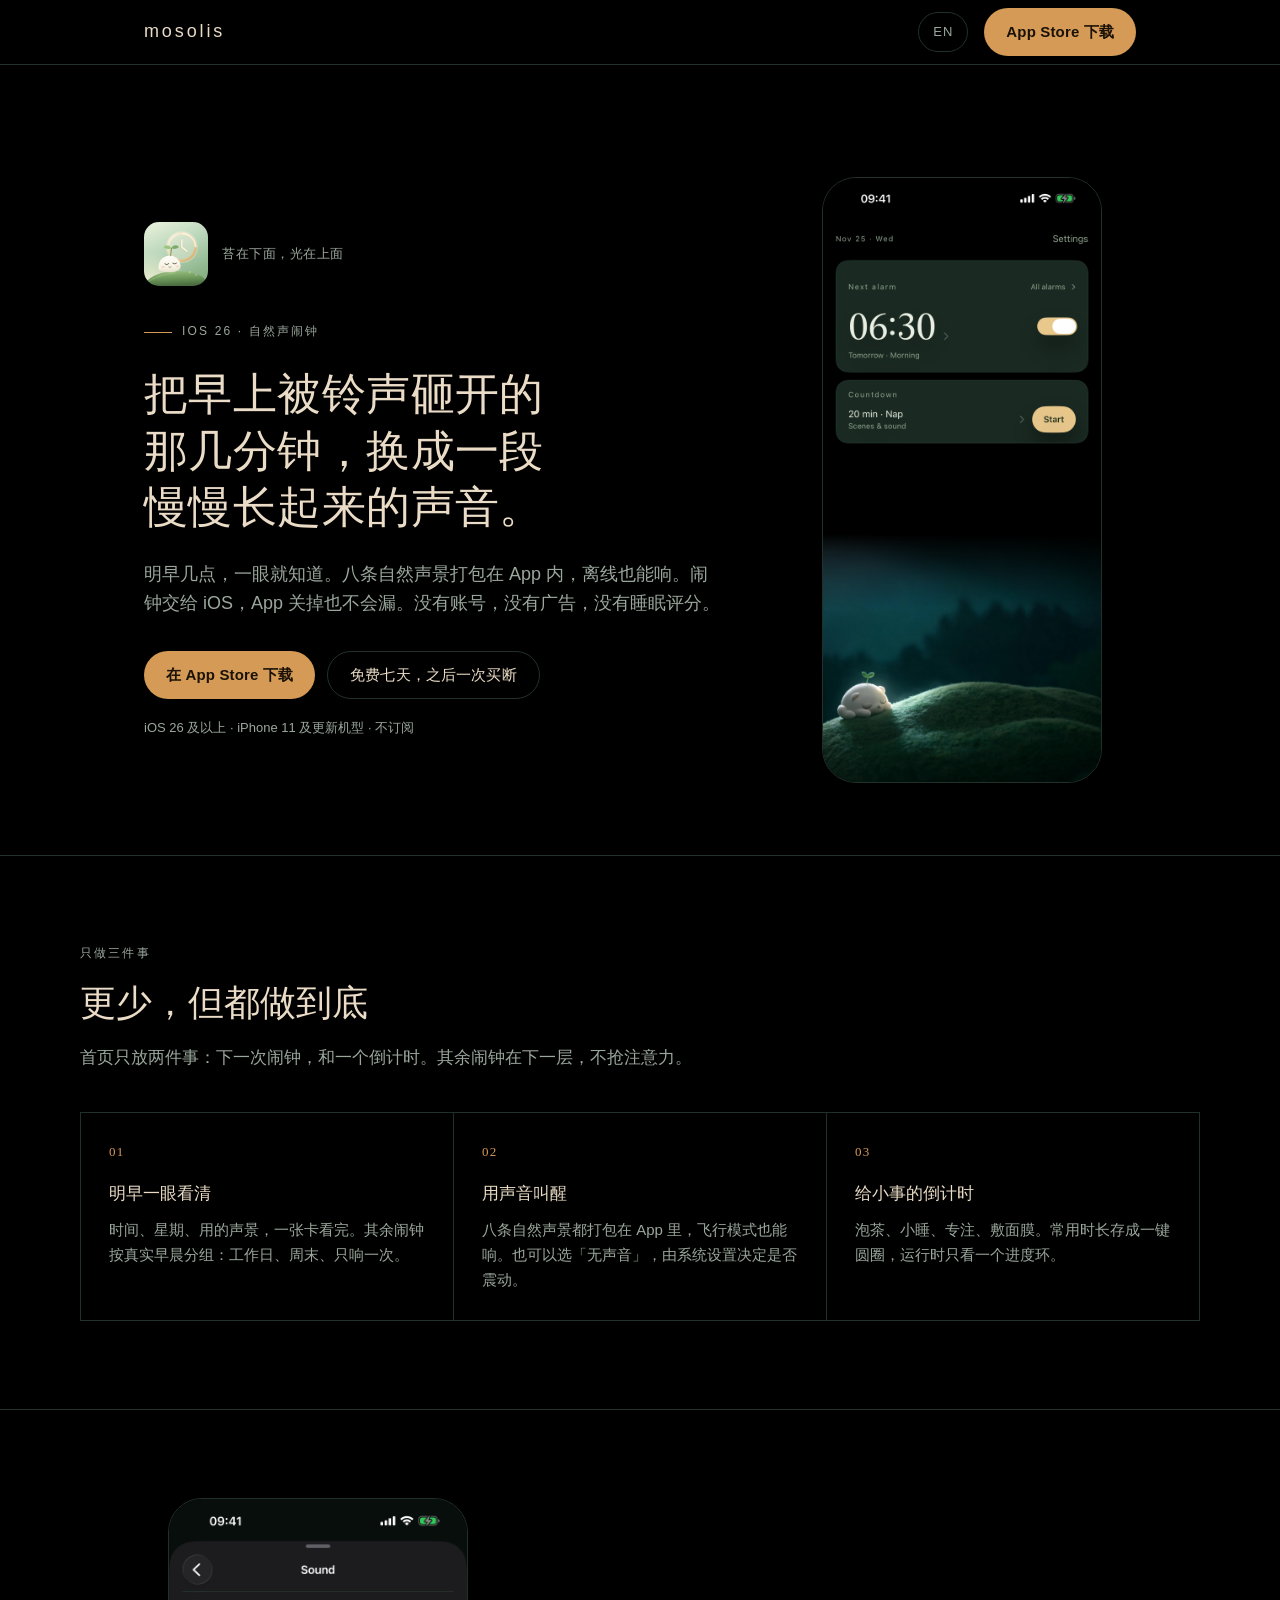
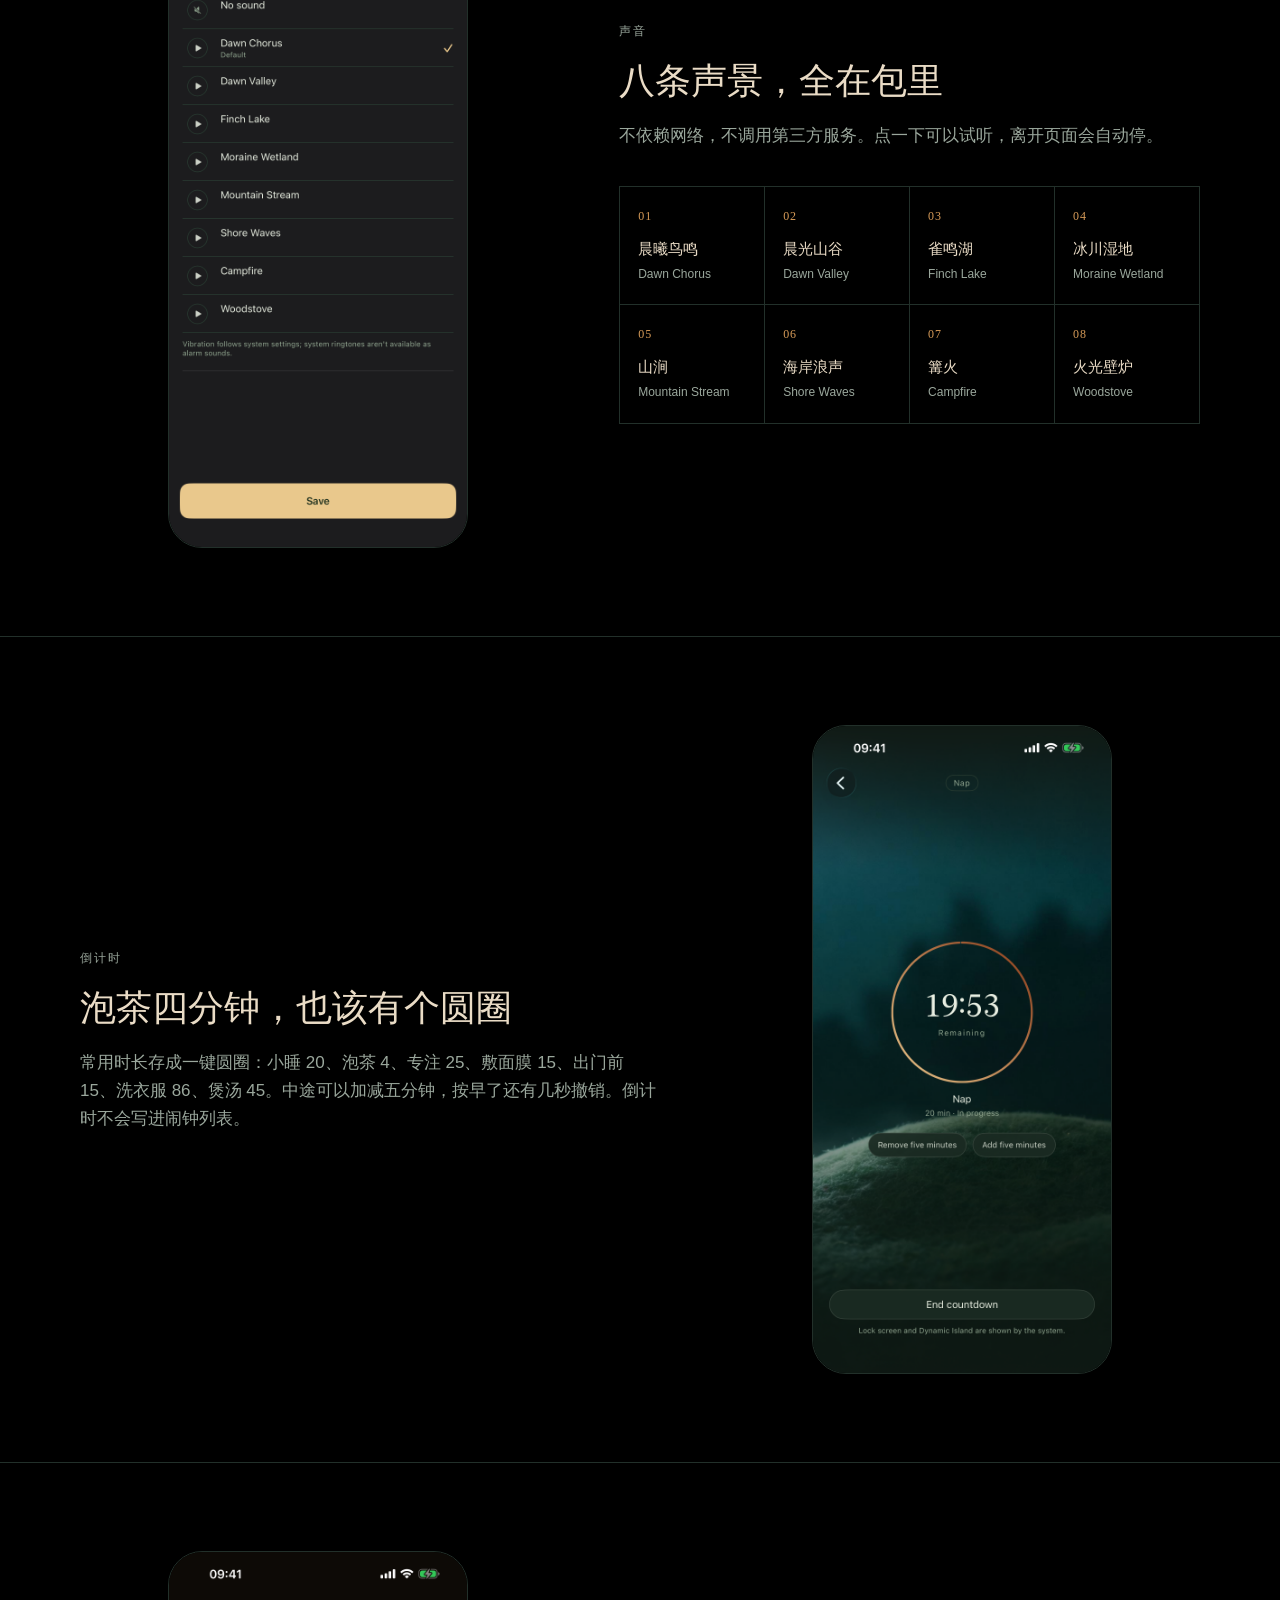
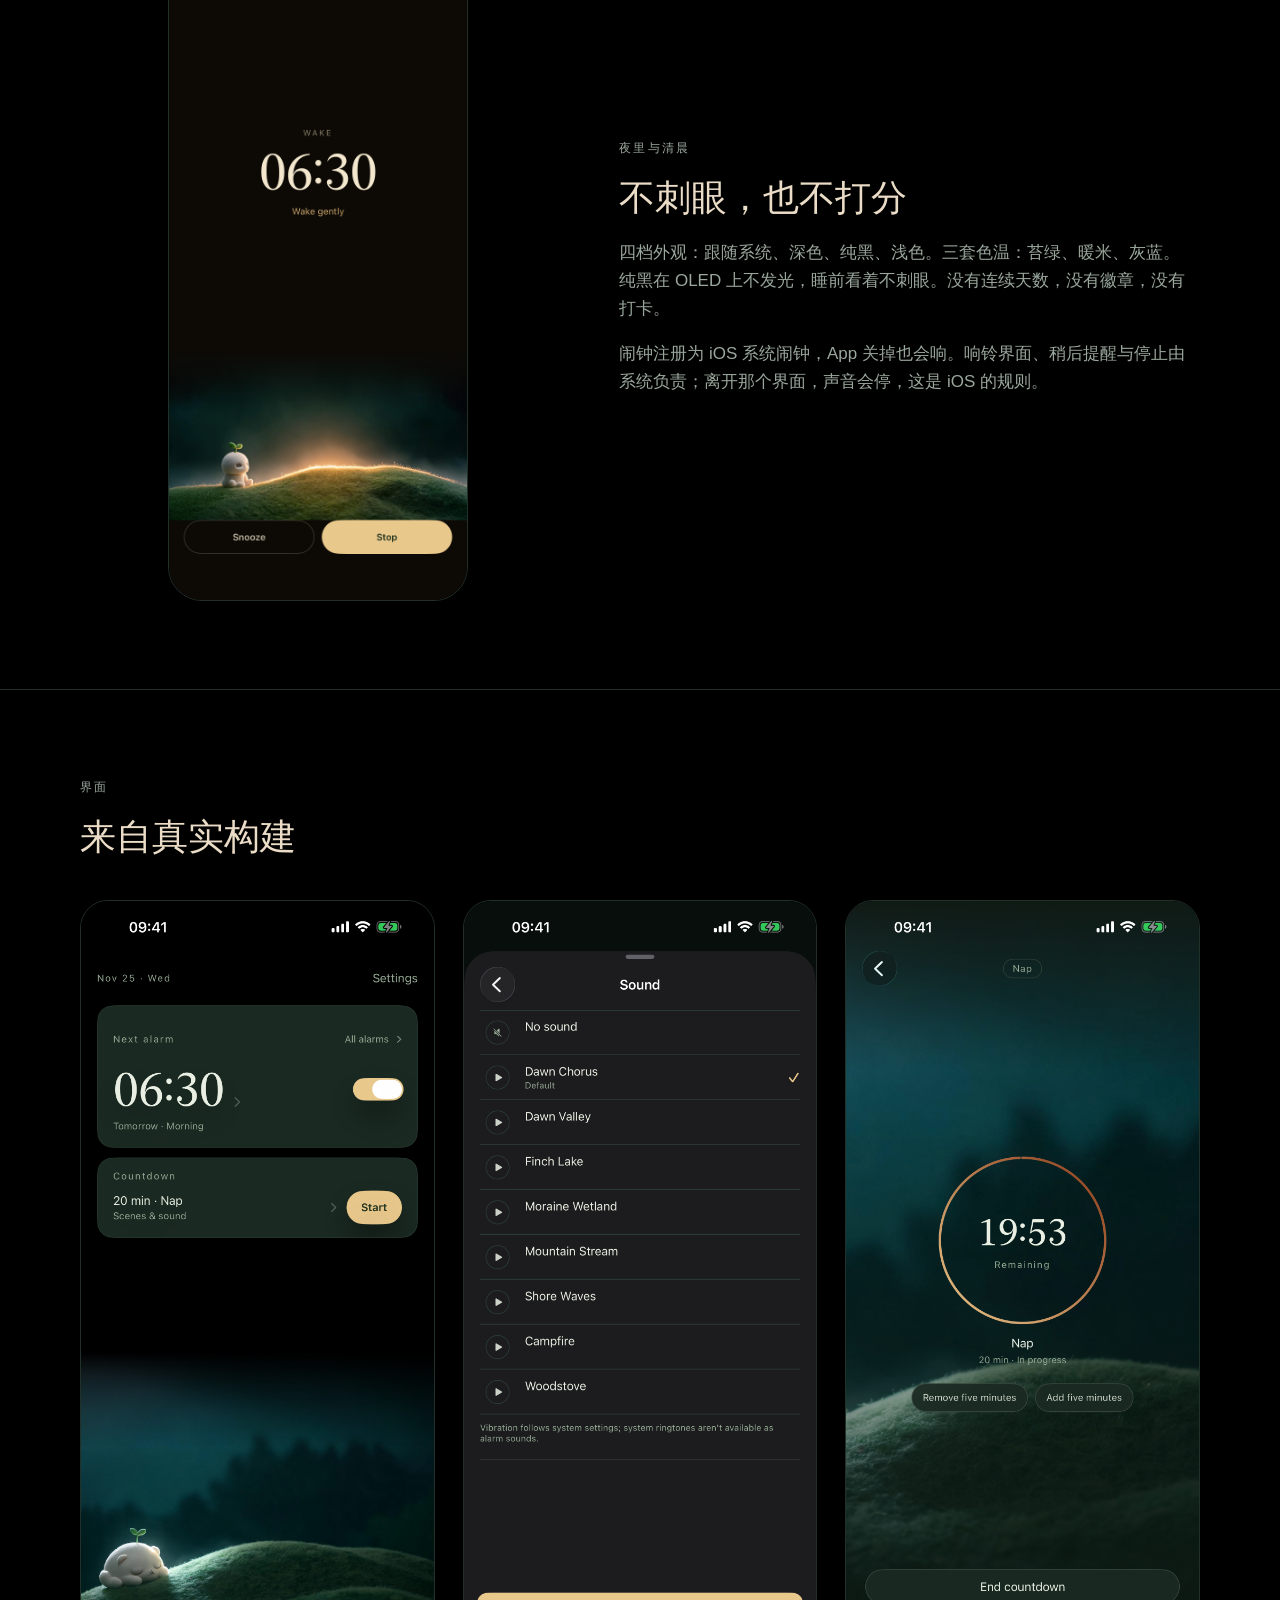
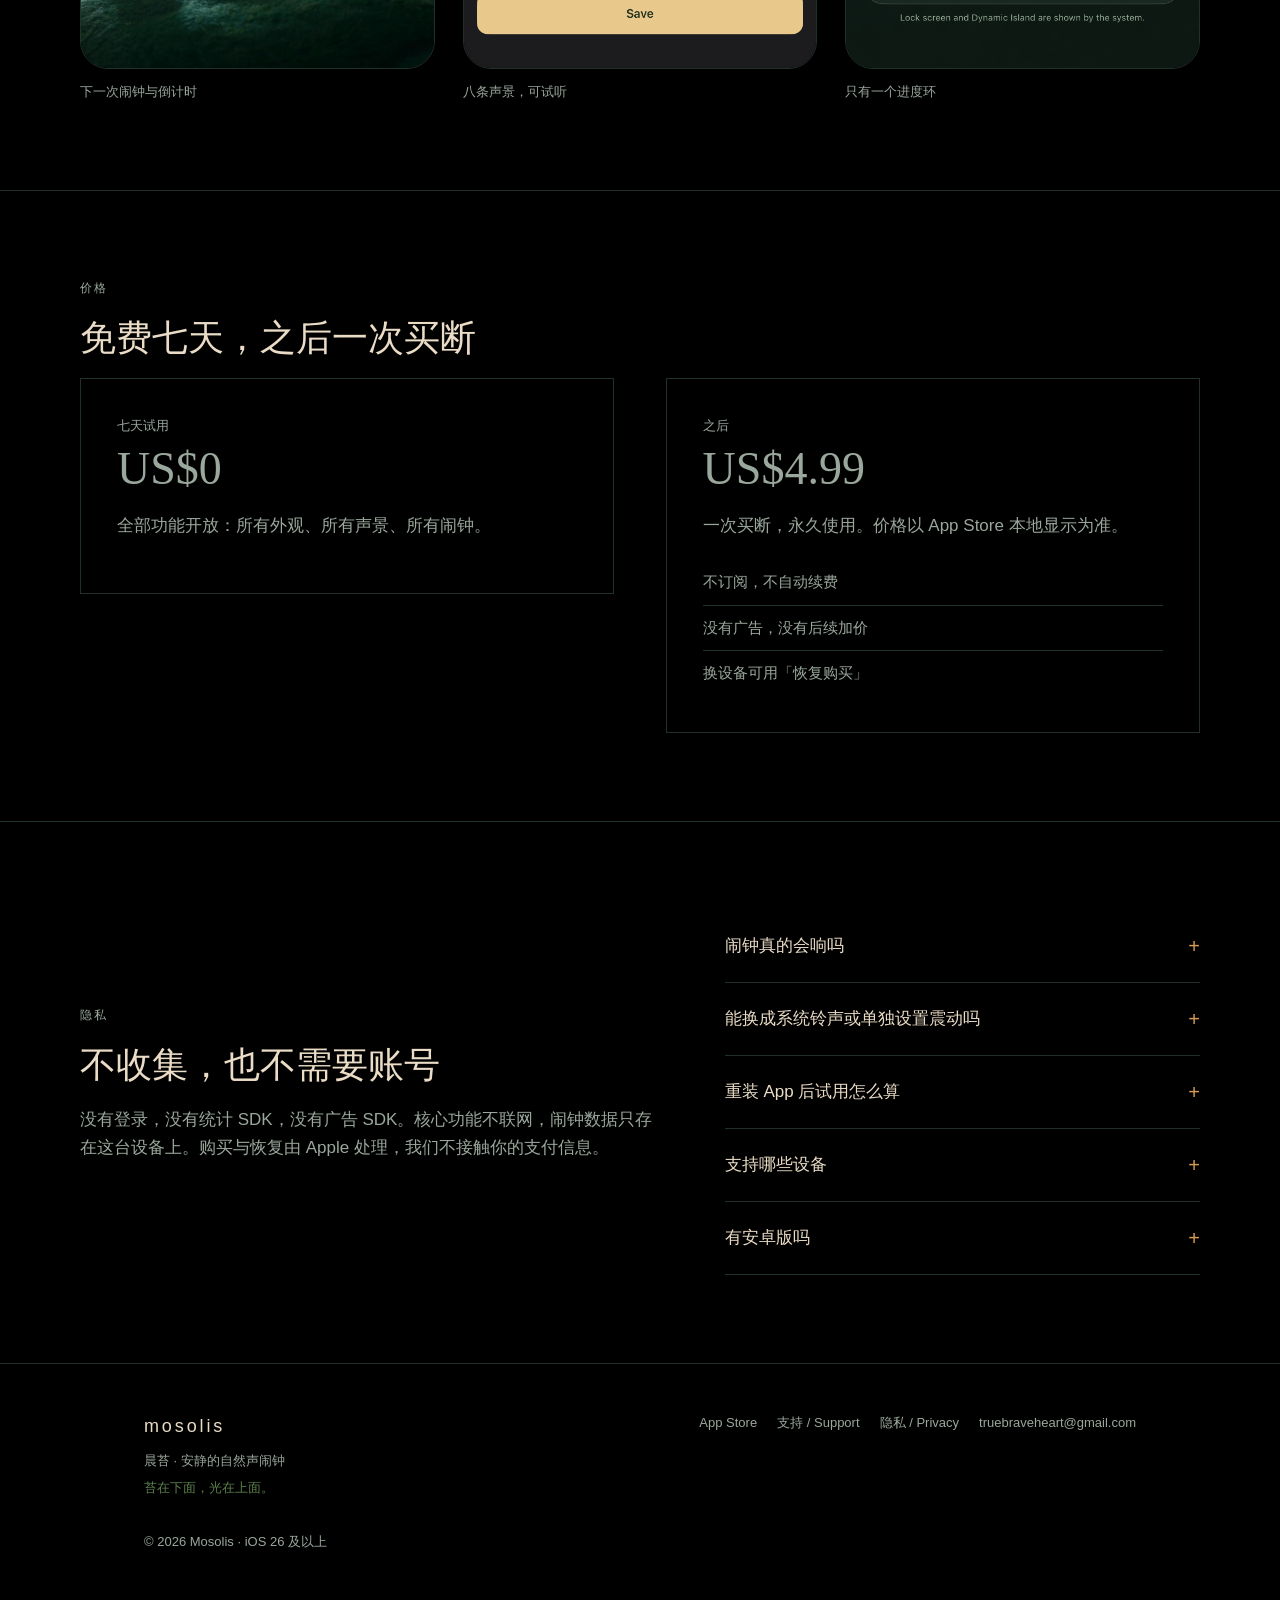
<file: mosolis/index.html>
<!DOCTYPE html>
<!--
  Mosolis 推广首页（中英双语单页）
  部署位置：pubsites/mosolis/index.html，资源在同目录 assets/ 下，全部本地引用。
  规范：纯黑底、无渐变、无感叹号、不出现铃铛/月亮/星星图标、动画只用 ease-out。
-->
<html lang="zh-Hans" data-lang="zh">
<head>
<meta charset="utf-8">
<meta name="viewport" content="width=device-width, initial-scale=1">
<title>Mosolis 晨苔 · 安静的自然声闹钟</title>
<meta name="description" content="Mosolis（晨苔）是一款安静的自然声闹钟：明早几点一眼看清，八条自然声景离线可响，倒计时一点开始。免费七天，之后一次买断，不订阅。">
<meta name="theme-color" content="#000000">
<meta property="og:title" content="Mosolis 晨苔 · 安静的自然声闹钟">
<meta property="og:description" content="明早几点一眼看清，八条自然声景离线可响。免费七天，之后一次买断，不订阅。">
<meta property="og:image" content="https://keepallsimple.github.io/pubsites/mosolis/assets/icon.png">
<meta property="og:type" content="website">
<meta property="og:url" content="https://keepallsimple.github.io/pubsites/mosolis/">
  <link rel="canonical" href="https://keepallsimple.github.io/pubsites/mosolis/">
  <link rel="icon" href="./assets/favicon.png">
<style>
  :root {
    --bg: #000000;
    --panel: #0B100D;
    --line: #22302A;
    --ink: #EADCC6;
    --sub: #9AA79C;
    --gold: #D69A57;
    --moss: #5C7F4B;
    --serif: "Iowan Old Style", "Songti SC", "Noto Serif SC", Georgia, serif;
    --sans: -apple-system, BlinkMacSystemFont, "SF Pro Text", "PingFang SC", "Helvetica Neue", Arial, sans-serif;
    --pad: clamp(20px, 5vw, 64px);
  }

  * { box-sizing: border-box; }

  html { scroll-behavior: smooth; }

  body {
    margin: 0;
    background: var(--bg);
    color: var(--ink);
    font-family: var(--sans);
    font-size: 17px;
    line-height: 1.65;
    -webkit-font-smoothing: antialiased;
  }

  a { color: inherit; text-decoration: none; }

  img { display: block; max-width: 100%; height: auto; }

  .wrap {
    width: 100%;
    max-width: 1120px;
    margin: 0 auto;
    padding: 0 var(--pad);
  }

  .en { display: none; }
  html[data-lang="en"] .zh { display: none; }
  html[data-lang="en"] .en { display: block; }
  html[data-lang="en"] span.en { display: inline; }

  /* 顶栏 */
  header {
    position: sticky;
    top: 0;
    z-index: 10;
    background: rgba(0, 0, 0, 0.88);
    backdrop-filter: saturate(140%) blur(12px);
    border-bottom: 1px solid var(--line);
  }

  .nav {
    display: flex;
    align-items: center;
    gap: 16px;
    height: 64px;
    max-width: 1120px;
    margin: 0 auto;
    padding: 0 var(--pad);
  }

  .wordmark {
    font-size: 18px;
    letter-spacing: 0.16em;
    color: var(--ink);
    margin-right: auto;
  }

  .lang {
    appearance: none;
    background: none;
    border: 1px solid var(--line);
    border-radius: 999px;
    color: var(--sub);
    font: inherit;
    font-size: 13px;
    letter-spacing: 0.08em;
    padding: 8px 14px;
    min-height: 40px;
    cursor: pointer;
    transition: color 240ms ease-out, border-color 240ms ease-out;
  }

  .lang:hover, .lang:focus-visible { color: var(--ink); border-color: var(--sub); }

  .pill {
    display: inline-flex;
    align-items: center;
    justify-content: center;
    min-height: 48px;
    padding: 0 22px;
    border-radius: 999px;
    background: var(--gold);
    color: #1A1206;
    font-weight: 600;
    font-size: 15px;
    letter-spacing: 0.01em;
    transition: opacity 240ms ease-out;
  }

  .pill:hover, .pill:focus-visible { opacity: 0.86; }

  .pill.ghost {
    background: transparent;
    color: var(--ink);
    border: 1px solid var(--line);
    font-weight: 400;
  }

  .pill.ghost:hover { border-color: var(--sub); opacity: 1; }

  /* 首屏 */
  .hero {
    padding: clamp(56px, 9vw, 112px) 0 clamp(40px, 6vw, 72px);
  }

  .hero-grid {
    display: grid;
    grid-template-columns: 1.25fr 0.75fr;
    gap: clamp(28px, 5vw, 64px);
    align-items: center;
  }

  .eyebrow {
    display: inline-flex;
    align-items: center;
    gap: 10px;
    font-size: 12px;
    letter-spacing: 0.18em;
    text-transform: uppercase;
    color: var(--sub);
    margin: 0 0 24px;
  }

  .eyebrow::before {
    content: "";
    width: 28px;
    height: 1px;
    background: var(--gold);
  }

  h1 {
    font-family: var(--serif);
    font-size: clamp(28px, 3.4vw, 44px);
    font-weight: 400;
    line-height: 1.3;
    letter-spacing: 0.01em;
    margin: 0 0 24px;
    color: var(--ink);
    text-wrap: balance;
  }

  .lede {
    font-size: clamp(16px, 1.6vw, 18px);
    color: var(--sub);
    max-width: 34em;
    margin: 0 0 32px;
  }

  .actions { display: flex; flex-wrap: wrap; gap: 12px; margin-bottom: 18px; }

  .meta { font-size: 13px; color: var(--sub); margin: 0; }

  .phone {
    justify-self: center;
    width: min(280px, 78vw);
    border: 1px solid var(--line);
    border-radius: 34px;
    overflow: hidden;
    background: #000;
  }

  .phone img { width: 100%; height: auto; }

  .icon-row {
    display: flex;
    align-items: center;
    gap: 14px;
    margin-bottom: 28px;
  }

  .icon-row img {
    width: 64px;
    height: 64px;
    border-radius: 15px;
  }

  .icon-row .tagline {
    font-size: 13px;
    color: var(--sub);
    letter-spacing: 0.04em;
  }

  /* 通用段落 */
  section { border-top: 1px solid var(--line); }

  .section {
    padding: clamp(48px, 7vw, 88px) 0;
  }

  .kicker {
    font-size: 12px;
    letter-spacing: 0.18em;
    text-transform: uppercase;
    color: var(--sub);
    margin: 0 0 16px;
  }

  h2 {
    font-family: var(--serif);
    font-size: clamp(24px, 3vw, 36px);
    font-weight: 400;
    line-height: 1.3;
    margin: 0 0 16px;
  }

  .section p { color: var(--sub); max-width: 38em; text-wrap: pretty; }

  /* 三件事 */
  .three {
    display: grid;
    grid-template-columns: repeat(3, 1fr);
    gap: 1px;
    background: var(--line);
    border: 1px solid var(--line);
    margin-top: 40px;
  }

  .three article { background: var(--bg); padding: 28px; }

  .three h3 {
    font-size: 17px;
    font-weight: 500;
    margin: 0 0 10px;
  }

  .three p { font-size: 15px; margin: 0; }

  .num {
    font-family: var(--serif);
    font-size: 13px;
    color: var(--gold);
    letter-spacing: 0.1em;
    margin-bottom: 18px;
  }

  /* 图片段 */
  .split {
    display: grid;
    grid-template-columns: 0.9fr 1.1fr;
    gap: clamp(28px, 5vw, 72px);
    align-items: center;
  }

  .split.reverse { grid-template-columns: 1.1fr 0.9fr; }

  .shot {
    justify-self: center;
    width: min(300px, 78vw);
    border: 1px solid var(--line);
    border-radius: 34px;
    overflow: hidden;
  }

  /* 声景 */
  .scenes {
    display: grid;
    grid-template-columns: repeat(4, 1fr);
    gap: 1px;
    background: var(--line);
    border: 1px solid var(--line);
    margin-top: 36px;
  }

  .scene {
    background: var(--bg);
    padding: 20px 18px;
  }

  .scene .idx {
    font-family: var(--serif);
    font-size: 12px;
    color: var(--gold);
    letter-spacing: 0.08em;
    display: block;
    margin-bottom: 8px;
  }

  .scene .name { font-size: 15px; }

  .scene .en-name { display: block; font-size: 12px; color: var(--sub); margin-top: 2px; }

  /* 图集 */
  .gallery {
    display: grid;
    grid-template-columns: repeat(3, 1fr);
    gap: clamp(16px, 3vw, 28px);
    margin-top: 40px;
  }

  .gallery figure { margin: 0; }

  .gallery figure img {
    width: 100%;
    border: 1px solid var(--line);
    border-radius: 28px;
  }

  .gallery figcaption { font-size: 13px; color: var(--sub); margin-top: 12px; }

  /* 价格 */
  .price-grid {
    display: grid;
    grid-template-columns: 1fr 1fr;
    gap: clamp(24px, 4vw, 56px);
    align-items: start;
  }

  .price-box {
    border: 1px solid var(--line);
    padding: clamp(24px, 3vw, 36px);
  }

  .price-box .amount {
    font-family: var(--serif);
    font-size: clamp(32px, 4vw, 46px);
    line-height: 1.1;
    margin: 8px 0 6px;
  }

  .price-box ul { list-style: none; padding: 0; margin: 20px 0 0; }

  .price-box li {
    padding: 10px 0;
    border-top: 1px solid var(--line);
    font-size: 15px;
    color: var(--sub);
  }

  .price-box li:first-child { border-top: 0; }

  /* FAQ */
  details {
    border-bottom: 1px solid var(--line);
    padding: 20px 0;
  }

  summary {
    cursor: pointer;
    font-size: 17px;
    list-style: none;
    display: flex;
    justify-content: space-between;
    gap: 24px;
    min-height: 32px;
    align-items: center;
  }

  summary::-webkit-details-marker { display: none; }

  summary::after {
    content: "+";
    color: var(--gold);
    font-size: 20px;
    line-height: 1;
  }

  details[open] summary::after { content: "−"; }

  details p { margin: 14px 0 0; font-size: 15px; }

  /* 页脚 */
  footer {
    border-top: 1px solid var(--line);
    padding: 48px 0 56px;
    font-size: 13px;
    color: var(--sub);
  }

  .foot-grid {
    display: flex;
    flex-wrap: wrap;
    gap: 24px 40px;
    justify-content: space-between;
    align-items: flex-start;
  }

  .foot-links { display: flex; flex-wrap: wrap; gap: 20px; }

  .foot-links a { border-bottom: 1px solid transparent; transition: border-color 240ms ease-out; }

  .foot-links a:hover, .foot-links a:focus-visible { border-color: var(--sub); }

  .rule { color: var(--moss); }

  /* 动效：仅 ease-out 淡入，无位移 */
  .fade { animation: fade 900ms ease-out both; }
  .fade.d1 { animation-delay: 120ms; }
  .fade.d2 { animation-delay: 240ms; }
  @keyframes fade { from { opacity: 0; } to { opacity: 1; } }

  @media (prefers-reduced-motion: reduce) {
    html { scroll-behavior: auto; }
    .fade { animation: none; }
  }

  @media (max-width: 900px) {
    .hero-grid, .split, .split.reverse, .price-grid { grid-template-columns: 1fr; }
    .split.reverse .shot { order: -1; }
    .three { grid-template-columns: 1fr; }
    .scenes { grid-template-columns: repeat(2, 1fr); }
    .gallery { grid-template-columns: repeat(2, 1fr); }
    .gallery figure:last-child { display: none; }
  }

  @media (max-width: 520px) {
    .scenes { grid-template-columns: 1fr; }
    .actions .pill { width: 100%; }
    .nav .pill { display: none; }
  }
</style>
</head>
<body>

<header>
  <nav class="nav" aria-label="主导航">
    <a class="wordmark" href="#top">mosolis</a>
    <button class="lang" id="langToggle" type="button" aria-pressed="false" aria-label="切换语言 / Switch language">EN</button>
    <a class="pill" href="https://apps.apple.com/app/id6839210146" target="_blank" rel="noopener">
      <span class="zh">App Store 下载</span><span class="en">Download</span>
    </a>
  </nav>
</header>

<main id="top">

  <!-- 首屏 -->
  <section class="hero" style="border-top:0">
    <div class="wrap hero-grid">
      <div class="fade">
        <div class="icon-row">
          <img src="./assets/icon.png" width="64" height="64" alt="Mosolis 图标">
          <span class="tagline">苔在下面，光在上面</span>
        </div>
        <p class="eyebrow">
          <span class="zh">iOS 26 · 自然声闹钟</span><span class="en">iOS 26 · Nature alarm</span>
        </p>
        <h1>
          <span class="zh">把早上被铃声砸开的那几分钟，换成一段慢慢长起来的声音。</span>
          <span class="en">Replace the jolt of a buzzer with a sound that grows.</span>
        </h1>
        <p class="lede">
          <span class="zh">明早几点，一眼就知道。八条自然声景打包在 App 内，离线也能响。闹钟交给 iOS，App 关掉也不会漏。没有账号，没有广告，没有睡眠评分。</span>
          <span class="en">Tomorrow's alarm at a glance. Eight nature recordings bundled inside the app, playing offline. Alarms are handed to iOS, so they ring with the app closed. No account, no ads, no sleep scores.</span>
        </p>
        <div class="actions">
          <a class="pill" href="https://apps.apple.com/app/id6839210146" target="_blank" rel="noopener">
            <span class="zh">在 App Store 下载</span><span class="en">Download on the App Store</span>
          </a>
          <a class="pill ghost" href="#pricing">
            <span class="zh">免费七天，之后一次买断</span><span class="en">Free for seven days, then once</span>
          </a>
        </div>
        <p class="meta">
          <span class="zh">iOS 26 及以上 · iPhone 11 及更新机型 · 不订阅</span>
          <span class="en">iOS 26 or later · iPhone 11 and newer · No subscription</span>
        </p>
      </div>
      <div class="phone fade d1">
        <img src="./assets/screens/01-home.png" width="1320" height="2868" alt="Mosolis 首页：下一次闹钟与倒计时">
      </div>
    </div>
  </section>

  <!-- 三件事 -->
  <section>
    <div class="wrap section">
      <p class="kicker"><span class="zh">只做三件事</span><span class="en">Three things</span></p>
      <h2>
        <span class="zh">更少，但都做到底</span>
        <span class="en">Less, but finished</span>
      </h2>
      <p>
        <span class="zh">首页只放两件事：下一次闹钟，和一个倒计时。其余闹钟在下一层，不抢注意力。</span>
        <span class="en">The home screen holds two things: the next alarm and a countdown. Everything else stays one level down.</span>
      </p>

      <div class="three">
        <article>
          <div class="num">01</div>
          <h3><span class="zh">明早一眼看清</span><span class="en">Tomorrow, at a glance</span></h3>
          <p>
            <span class="zh">时间、星期、用的声景，一张卡看完。其余闹钟按真实早晨分组：工作日、周末、只响一次。</span>
            <span class="en">Time, day and sound on one card. Other alarms follow real mornings: weekdays, weekends, or once.</span>
          </p>
        </article>
        <article>
          <div class="num">02</div>
          <h3><span class="zh">用声音叫醒</span><span class="en">Woken by sound</span></h3>
          <p>
            <span class="zh">八条自然声景都打包在 App 里，飞行模式也能响。也可以选「无声音」，由系统设置决定是否震动。</span>
            <span class="en">Eight scenes ship inside the app and play in airplane mode. Choose No sound and let iOS decide about vibration.</span>
          </p>
        </article>
        <article>
          <div class="num">03</div>
          <h3><span class="zh">给小事的倒计时</span><span class="en">A timer for small things</span></h3>
          <p>
            <span class="zh">泡茶、小睡、专注、敷面膜。常用时长存成一键圆圈，运行时只看一个进度环。</span>
            <span class="en">Tea, a nap, a focus block. Save the durations you use as one-tap circles and follow a single ring.</span>
          </p>
        </article>
      </div>
    </div>
  </section>

  <!-- 声景 -->
  <section>
    <div class="wrap section split">
      <div class="shot">
        <img src="./assets/screens/02-sounds.png" width="1320" height="2868" alt="Mosolis 声音选择页：八条自然声景">
      </div>
      <div>
        <p class="kicker"><span class="zh">声音</span><span class="en">Sound</span></p>
        <h2>
          <span class="zh">八条声景，全在包里</span>
          <span class="en">Eight scenes, all bundled</span>
        </h2>
        <p>
          <span class="zh">不依赖网络，不调用第三方服务。点一下可以试听，离开页面会自动停。</span>
          <span class="en">No network, no third-party service. Tap to preview; leaving the page stops it.</span>
        </p>
        <div class="scenes">
          <div class="scene"><span class="idx">01</span><span class="name zh">晨曦鸟鸣</span><span class="en-name">Dawn Chorus</span></div>
          <div class="scene"><span class="idx">02</span><span class="name zh">晨光山谷</span><span class="en-name">Dawn Valley</span></div>
          <div class="scene"><span class="idx">03</span><span class="name zh">雀鸣湖</span><span class="en-name">Finch Lake</span></div>
          <div class="scene"><span class="idx">04</span><span class="name zh">冰川湿地</span><span class="en-name">Moraine Wetland</span></div>
          <div class="scene"><span class="idx">05</span><span class="name zh">山涧</span><span class="en-name">Mountain Stream</span></div>
          <div class="scene"><span class="idx">06</span><span class="name zh">海岸浪声</span><span class="en-name">Shore Waves</span></div>
          <div class="scene"><span class="idx">07</span><span class="name zh">篝火</span><span class="en-name">Campfire</span></div>
          <div class="scene"><span class="idx">08</span><span class="name zh">火光壁炉</span><span class="en-name">Woodstove</span></div>
        </div>
      </div>
    </div>
  </section>

  <!-- 倒计时 -->
  <section>
    <div class="wrap section split reverse">
      <div>
        <p class="kicker"><span class="zh">倒计时</span><span class="en">Countdown</span></p>
        <h2>
          <span class="zh">泡茶四分钟，也该有个圆圈</span>
          <span class="en">Four minutes of tea deserves a ring</span>
        </h2>
        <p>
          <span class="zh">常用时长存成一键圆圈：小睡 20、泡茶 4、专注 25、敷面膜 15、出门前 15、洗衣服 86、煲汤 45。中途可以加减五分钟，按早了还有几秒撤销。倒计时不会写进闹钟列表。</span>
          <span class="en">Save the durations you actually use. Add or remove five minutes mid-run, and undo if you end it too early. Countdowns never enter your alarm list.</span>
        </p>
      </div>
      <div class="shot">
        <img src="./assets/screens/03-countdown.png" width="1320" height="2868" alt="Mosolis 倒计时运行页：进度环与剩余时间">
      </div>
    </div>
  </section>

  <!-- 外观 -->
  <section>
    <div class="wrap section split">
      <div class="shot">
        <img src="./assets/screens/04-wake.png" width="1320" height="2868" alt="Mosolis 唤醒预览页：稍后提醒与停止">
      </div>
      <div>
        <p class="kicker"><span class="zh">夜里与清晨</span><span class="en">Night and morning</span></p>
        <h2>
          <span class="zh">不刺眼，也不打分</span>
          <span class="en">Easy on the eyes, free of scores</span>
        </h2>
        <p>
          <span class="zh">四档外观：跟随系统、深色、纯黑、浅色。三套色温：苔绿、暖米、灰蓝。纯黑在 OLED 上不发光，睡前看着不刺眼。没有连续天数，没有徽章，没有打卡。</span>
          <span class="en">Four appearances — System, Dark, Pure black, Light — and three colour temperatures. No streaks, no badges, no check-ins.</span>
        </p>
        <p>
          <span class="zh">闹钟注册为 iOS 系统闹钟，App 关掉也会响。响铃界面、稍后提醒与停止由系统负责；离开那个界面，声音会停，这是 iOS 的规则。</span>
          <span class="en">Alarms are registered with iOS, so they ring even when the app is closed. The alert screen, snooze and stop belong to the system; leaving that screen ends the ring.</span>
        </p>
      </div>
    </div>
  </section>

  <!-- 图集 -->
  <section>
    <div class="wrap section">
      <p class="kicker"><span class="zh">界面</span><span class="en">Screens</span></p>
      <h2><span class="zh">来自真实构建</span><span class="en">From the real build</span></h2>
      <div class="gallery">
        <figure>
          <img src="./assets/screens/01-home.png" alt="首页">
          <figcaption><span class="zh">下一次闹钟与倒计时</span><span class="en">Next alarm and countdown</span></figcaption>
        </figure>
        <figure>
          <img src="./assets/screens/02-sounds.png" alt="声音选择">
          <figcaption><span class="zh">八条声景，可试听</span><span class="en">Eight scenes, previewable</span></figcaption>
        </figure>
        <figure>
          <img src="./assets/screens/03-countdown.png" alt="倒计时">
          <figcaption><span class="zh">只有一个进度环</span><span class="en">One progress ring</span></figcaption>
        </figure>
      </div>
    </div>
  </section>

  <!-- 定价 -->
  <section id="pricing">
    <div class="wrap section">
      <p class="kicker"><span class="zh">价格</span><span class="en">Price</span></p>
      <h2><span class="zh">免费七天，之后一次买断</span><span class="en">Seven days free, then pay once</span></h2>
      <div class="price-grid">
        <div class="price-box">
          <p class="meta"><span class="zh">七天试用</span><span class="en">Seven-day trial</span></p>
          <p class="amount">US$0</p>
          <p><span class="zh">全部功能开放：所有外观、所有声景、所有闹钟。</span><span class="en">Everything open: every appearance, every scene, every alarm.</span></p>
        </div>
        <div class="price-box">
          <p class="meta"><span class="zh">之后</span><span class="en">Then</span></p>
          <p class="amount">US$4.99</p>
          <p><span class="zh">一次买断，永久使用。价格以 App Store 本地显示为准。</span><span class="en">One-time purchase, yours for good. Local price shown on the App Store.</span></p>
          <ul>
            <li><span class="zh">不订阅，不自动续费</span><span class="en">No subscription, no auto-renewal</span></li>
            <li><span class="zh">没有广告，没有后续加价</span><span class="en">No ads, no later upsell</span></li>
            <li><span class="zh">换设备可用「恢复购买」</span><span class="en">Restore Purchases on a new device</span></li>
          </ul>
        </div>
      </div>
    </div>
  </section>

  <!-- 隐私 -->
  <section>
    <div class="wrap section split reverse">
      <div>
        <p class="kicker"><span class="zh">隐私</span><span class="en">Privacy</span></p>
        <h2><span class="zh">不收集，也不需要账号</span><span class="en">No data, no account</span></h2>
        <p>
          <span class="zh">没有登录，没有统计 SDK，没有广告 SDK。核心功能不联网，闹钟数据只存在这台设备上。购买与恢复由 Apple 处理，我们不接触你的支付信息。</span>
          <span class="en">No sign-in, no analytics SDK, no ad SDK. Core features work without a network, and your alarms stay on this device. Purchases are handled by Apple; we never see your payment details.</span>
        </p>
      </div>
      <div>
        <details>
          <summary><span class="zh">闹钟真的会响吗</span><span class="en">Will the alarm really ring</span></summary>
          <p><span class="zh">会。每条闹钟都注册为 iOS 系统闹钟，App 退到后台或被关闭后仍由系统负责响铃。若在系统设置里撤销了闹钟权限，重新打开 App 即可重新注册。</span>
          <span class="en">Yes. Each alarm is registered as a system alarm with iOS, so it rings after the app is closed. If alarm permission is revoked, open the app again to re-register.</span></p>
        </details>
        <details>
          <summary><span class="zh">能换成系统铃声或单独设置震动吗</span><span class="en">System ringtones or separate vibration</span></summary>
          <p><span class="zh">iOS 不允许第三方闹钟使用系统铃声，也没有开放单独的震动接口。选择「无声音」时，是否震动由系统的声音与触感设置决定。</span>
          <span class="en">iOS does not allow third-party alarm apps to use system ringtones, and exposes no separate vibration API. With No sound selected, vibration follows your system settings.</span></p>
        </details>
        <details>
          <summary><span class="zh">重装 App 后试用怎么算</span><span class="en">Reinstalling and the trial</span></summary>
          <p><span class="zh">试用计时保存在本机，重装后会重新计算。已购买的用户在设置页点「恢复购买」，用同一个 Apple ID 即可恢复。</span>
          <span class="en">The trial timer is stored on the device and starts again after reinstalling. If you already purchased, tap Restore Purchases in Settings with the same Apple ID.</span></p>
        </details>
        <details>
          <summary><span class="zh">支持哪些设备</span><span class="en">Which devices are supported</span></summary>
          <p><span class="zh">iOS 26 及以上，iPhone 11 及更新机型。闹钟依赖系统的 AlarmKit，旧系统无法运行。</span>
          <span class="en">iOS 26 or later on iPhone 11 and newer. Alarms rely on AlarmKit, which older systems do not provide.</span></p>
        </details>
        <details>
          <summary><span class="zh">有安卓版吗</span><span class="en">Is there an Android version</span></summary>
          <p><span class="zh">目前只有 iOS。闹钟依赖系统能力，安卓需要另做一套实现，暂时没有排期。</span>
          <span class="en">iOS only for now. The alarm relies on system APIs; Android would need a separate implementation.</span></p>
        </details>
      </div>
    </div>
  </section>

</main>

<footer>
  <div class="wrap foot-grid">
    <div>
      <div class="wordmark" style="margin:0 0 8px">mosolis</div>
      <div><span class="zh">晨苔 · 安静的自然声闹钟</span><span class="en">A quiet nature alarm</span></div>
      <div style="margin-top:6px"><span class="rule">苔在下面，光在上面。</span></div>
    </div>
    <div class="foot-links">
      <a href="https://apps.apple.com/app/id6839210146" target="_blank" rel="noopener">App Store</a>
      <a href="https://keepallsimple.github.io/pubsites/mosolis/support.html">支持 / Support</a>
      <a href="https://keepallsimple.github.io/pubsites/mosolis/privacy.html">隐私 / Privacy</a>
      <a href="mailto:truebraveheart@gmail.com">truebraveheart@gmail.com</a>
    </div>
  </div>
  <div class="wrap" style="margin-top:32px">© 2026 Mosolis · <span class="zh">iOS 26 及以上</span><span class="en">iOS 26 or later</span></div>
</footer>

<script>
  (function () {
    var root = document.documentElement;
    var button = document.getElementById('langToggle');

    // App Store Connect → App Analytics → Acquisition → Campaign Links 里的 Provider ID（纯数字）。
    // 填入后，页面上的三个 App Store 按钮会自动带上 pt / ct / mt 参数；留空时保持普通商店链接。
    var PROVIDER_ID = '85689807';

    function updateStoreLinks(lang) {
      var links = document.querySelectorAll('a[href^="https://apps.apple.com/"]');
      if (!PROVIDER_ID) return;
      var ct = 'landing_' + (lang === 'en' ? 'en' : 'zh');
      var href = 'https://apps.apple.com/app/apple-store/id6839210146'
        + '?pt=' + encodeURIComponent(PROVIDER_ID)
        + '&ct=' + ct
        + '&mt=8';
      for (var i = 0; i < links.length; i++) links[i].href = href;
    }

    function apply(lang) {
      root.setAttribute('data-lang', lang);
      root.setAttribute('lang', lang === 'zh' ? 'zh-Hans' : 'en');
      button.textContent = lang === 'zh' ? 'EN' : '中文';
      button.setAttribute('aria-pressed', lang === 'en' ? 'true' : 'false');
      updateStoreLinks(lang);
    }

    button.addEventListener('click', function () {
      apply(root.getAttribute('data-lang') === 'zh' ? 'en' : 'zh');
    });

    apply('zh');
  })();
</script>

</body>
</html>
</file>
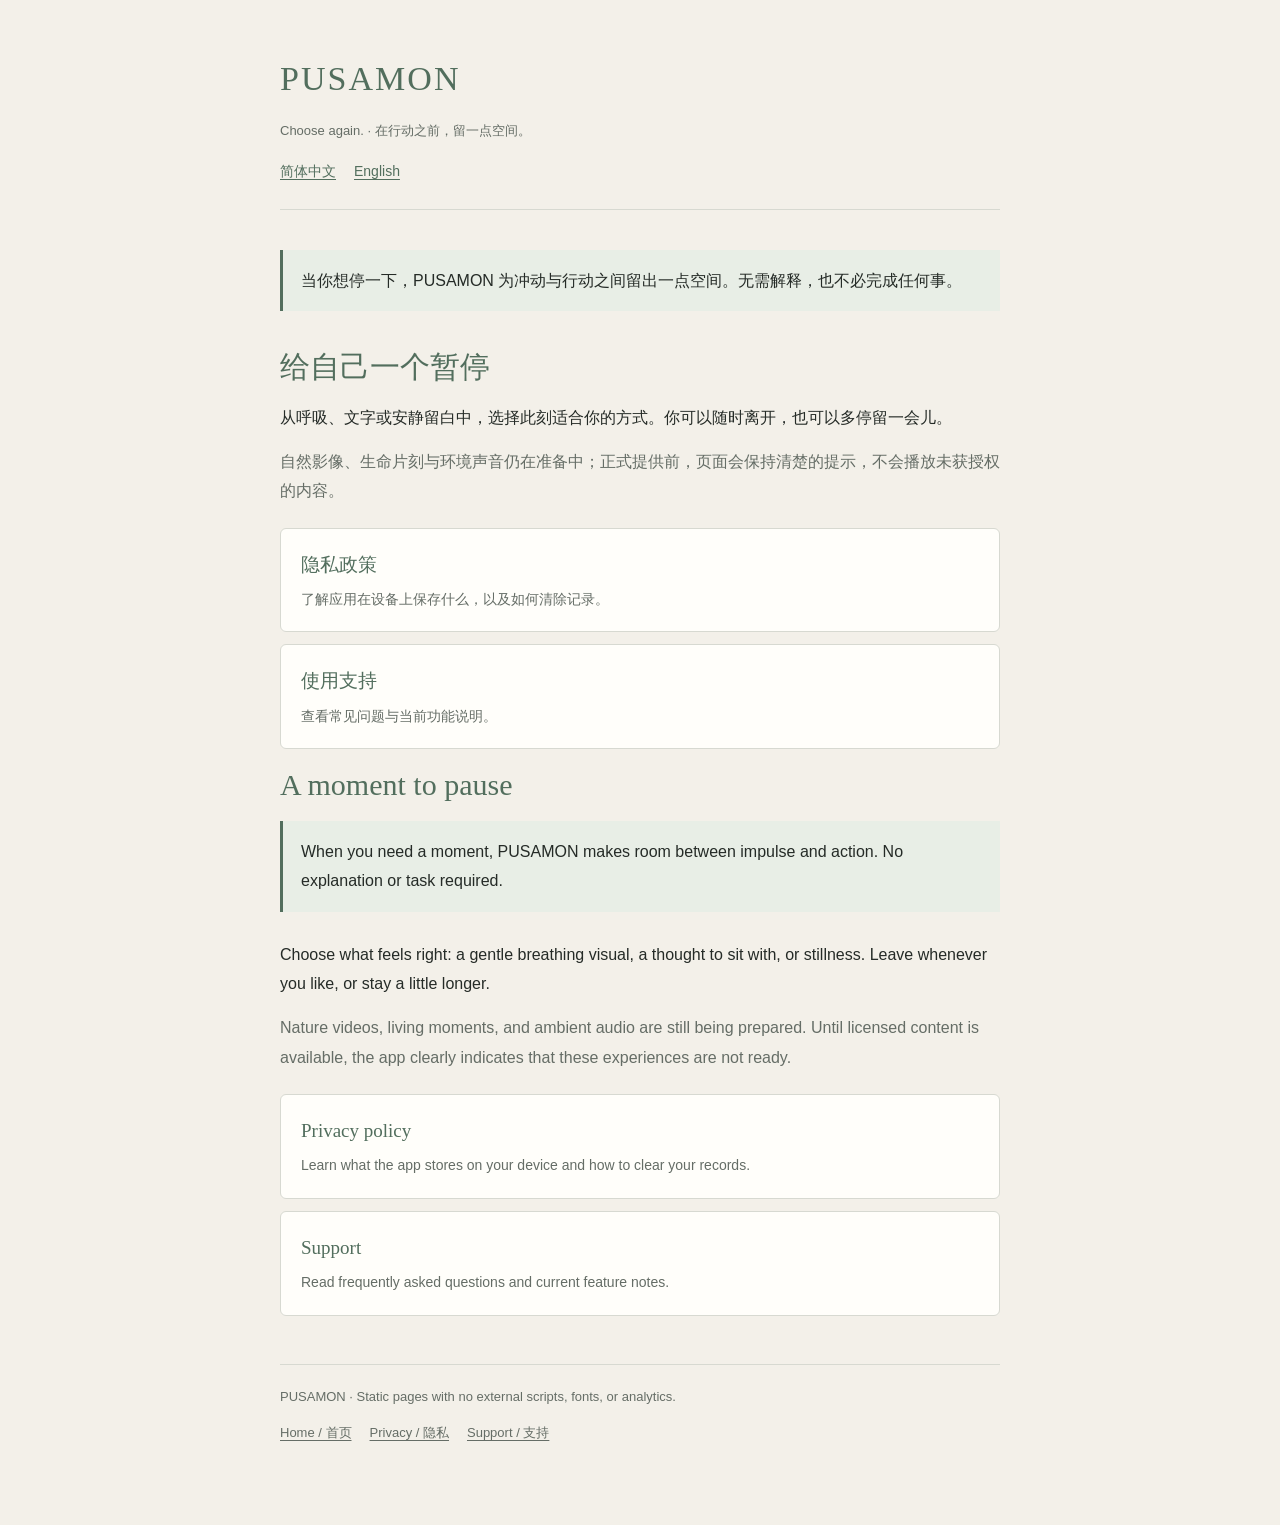
<file: pusamon/index.html>
<!doctype html>
<html lang="zh-Hans">
<head>
  <meta charset="utf-8">
  <meta name="viewport" content="width=device-width, initial-scale=1">
  <meta name="description" content="PUSAMON：在行动之前留一点空间。产品介绍、隐私政策与使用支持。">
  <meta name="color-scheme" content="light dark">
  <meta name="theme-color" content="#526e5d">
  <title>PUSAMON · Choose again</title>
  <link rel="stylesheet" href="./styles.css">
</head>
<body>
  <main class="wrap">
    <header>
      <p class="brand">PUSAMON</p>
      <p class="meta">Choose again. · 在行动之前，留一点空间。</p>
      <nav class="language-nav" aria-label="Language / 语言">
        <a href="#zh">简体中文</a>
        <a href="#en">English</a>
      </nav>
    </header>

    <section id="zh" class="language-section" lang="zh-Hans">
      <p class="lead">当你想停一下，PUSAMON 为冲动与行动之间留出一点空间。无需解释，也不必完成任何事。</p>
      <h1>给自己一个暂停</h1>
      <p>从呼吸、文字或安静留白中，选择此刻适合你的方式。你可以随时离开，也可以多停留一会儿。</p>
      <p class="muted">自然影像、生命片刻与环境声音仍在准备中；正式提供前，页面会保持清楚的提示，不会播放未获授权的内容。</p>
      <div class="cards">
        <a class="card" href="./privacy.html">
          <strong>隐私政策</strong>
          <span>了解应用在设备上保存什么，以及如何清除记录。</span>
        </a>
        <a class="card" href="./support.html">
          <strong>使用支持</strong>
          <span>查看常见问题与当前功能说明。</span>
        </a>
      </div>
    </section>

    <section id="en" class="language-section" lang="en">
      <h1>A moment to pause</h1>
      <p class="lead">When you need a moment, PUSAMON makes room between impulse and action. No explanation or task required.</p>
      <p>Choose what feels right: a gentle breathing visual, a thought to sit with, or stillness. Leave whenever you like, or stay a little longer.</p>
      <p class="muted">Nature videos, living moments, and ambient audio are still being prepared. Until licensed content is available, the app clearly indicates that these experiences are not ready.</p>
      <div class="cards">
        <a class="card" href="./privacy.html#en">
          <strong>Privacy policy</strong>
          <span>Learn what the app stores on your device and how to clear your records.</span>
        </a>
        <a class="card" href="./support.html#en">
          <strong>Support</strong>
          <span>Read frequently asked questions and current feature notes.</span>
        </a>
      </div>
    </section>

    <footer>
      PUSAMON · Static pages with no external scripts, fonts, or analytics.
      <nav class="site-nav">
        <a href="./index.html">Home / 首页</a>
        <a href="./privacy.html">Privacy / 隐私</a>
        <a href="./support.html">Support / 支持</a>
      </nav>
    </footer>
  </main>
</body>
</html>
</file>
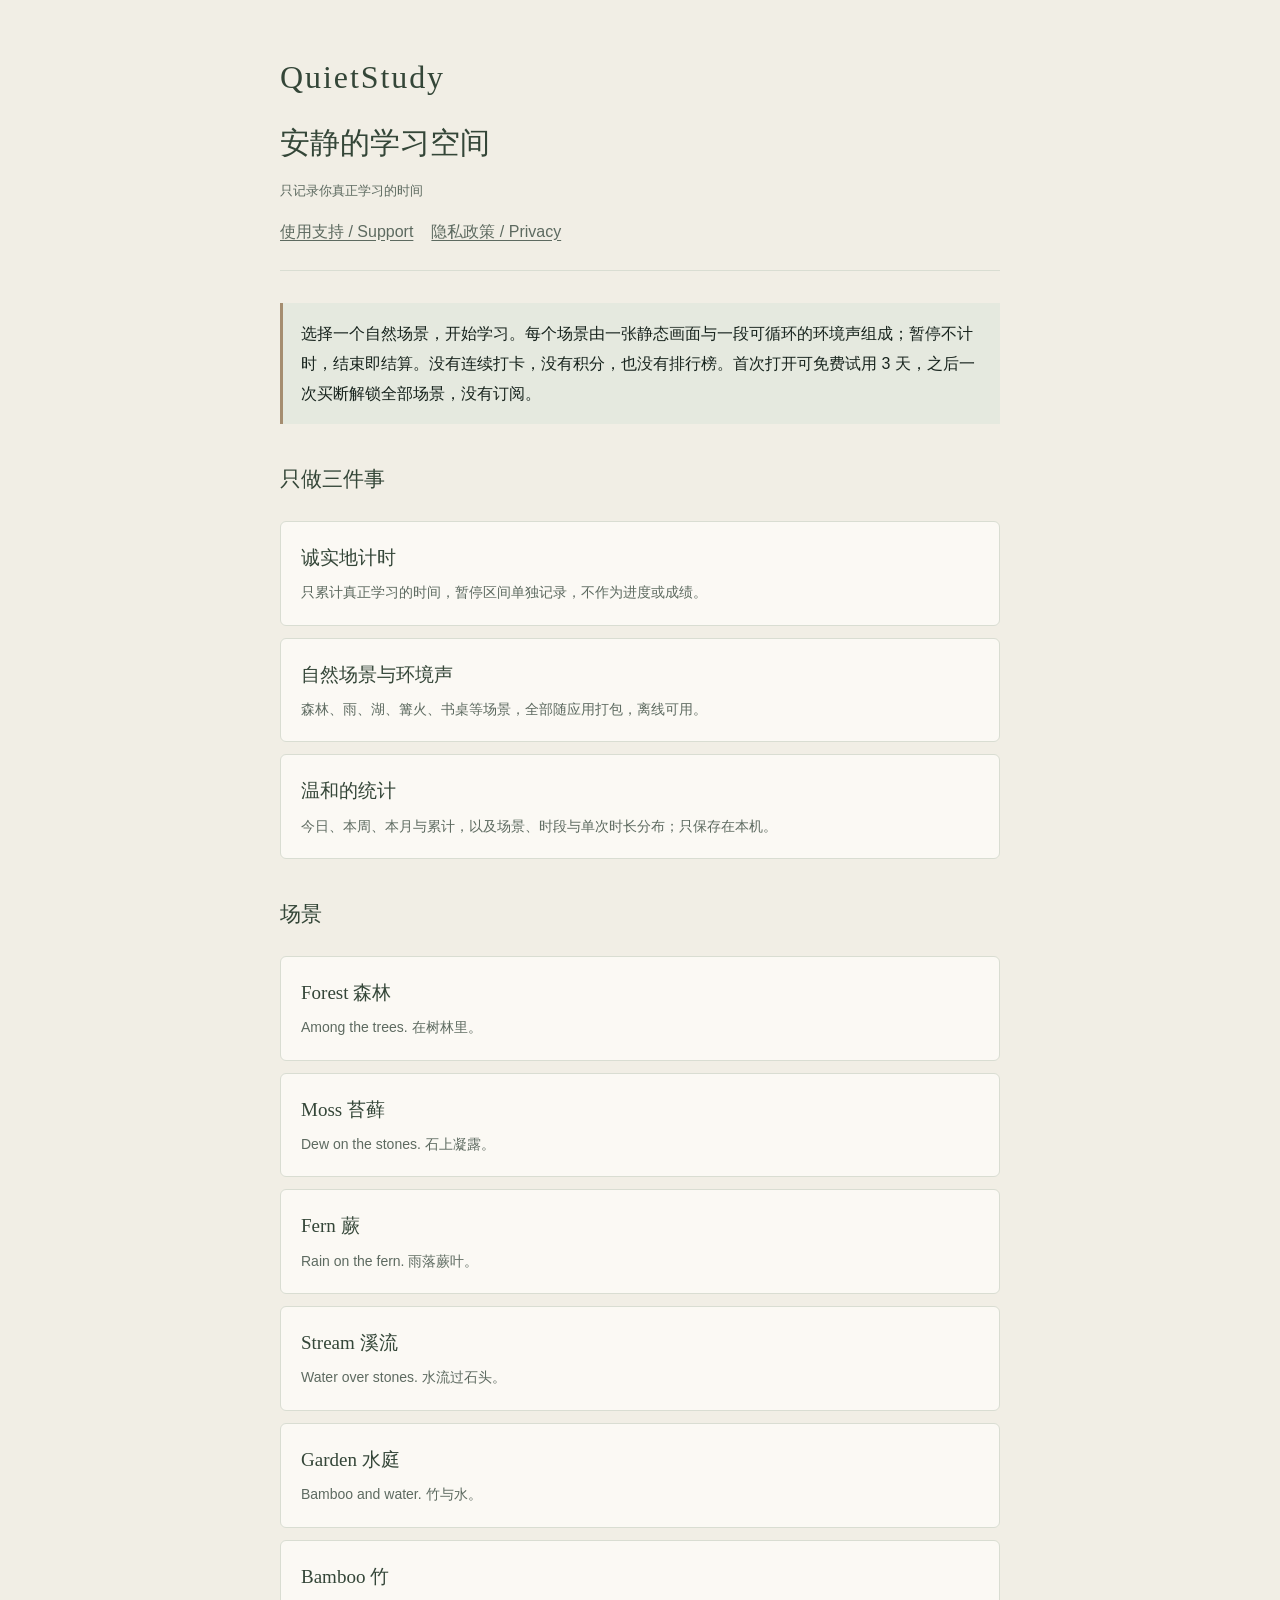
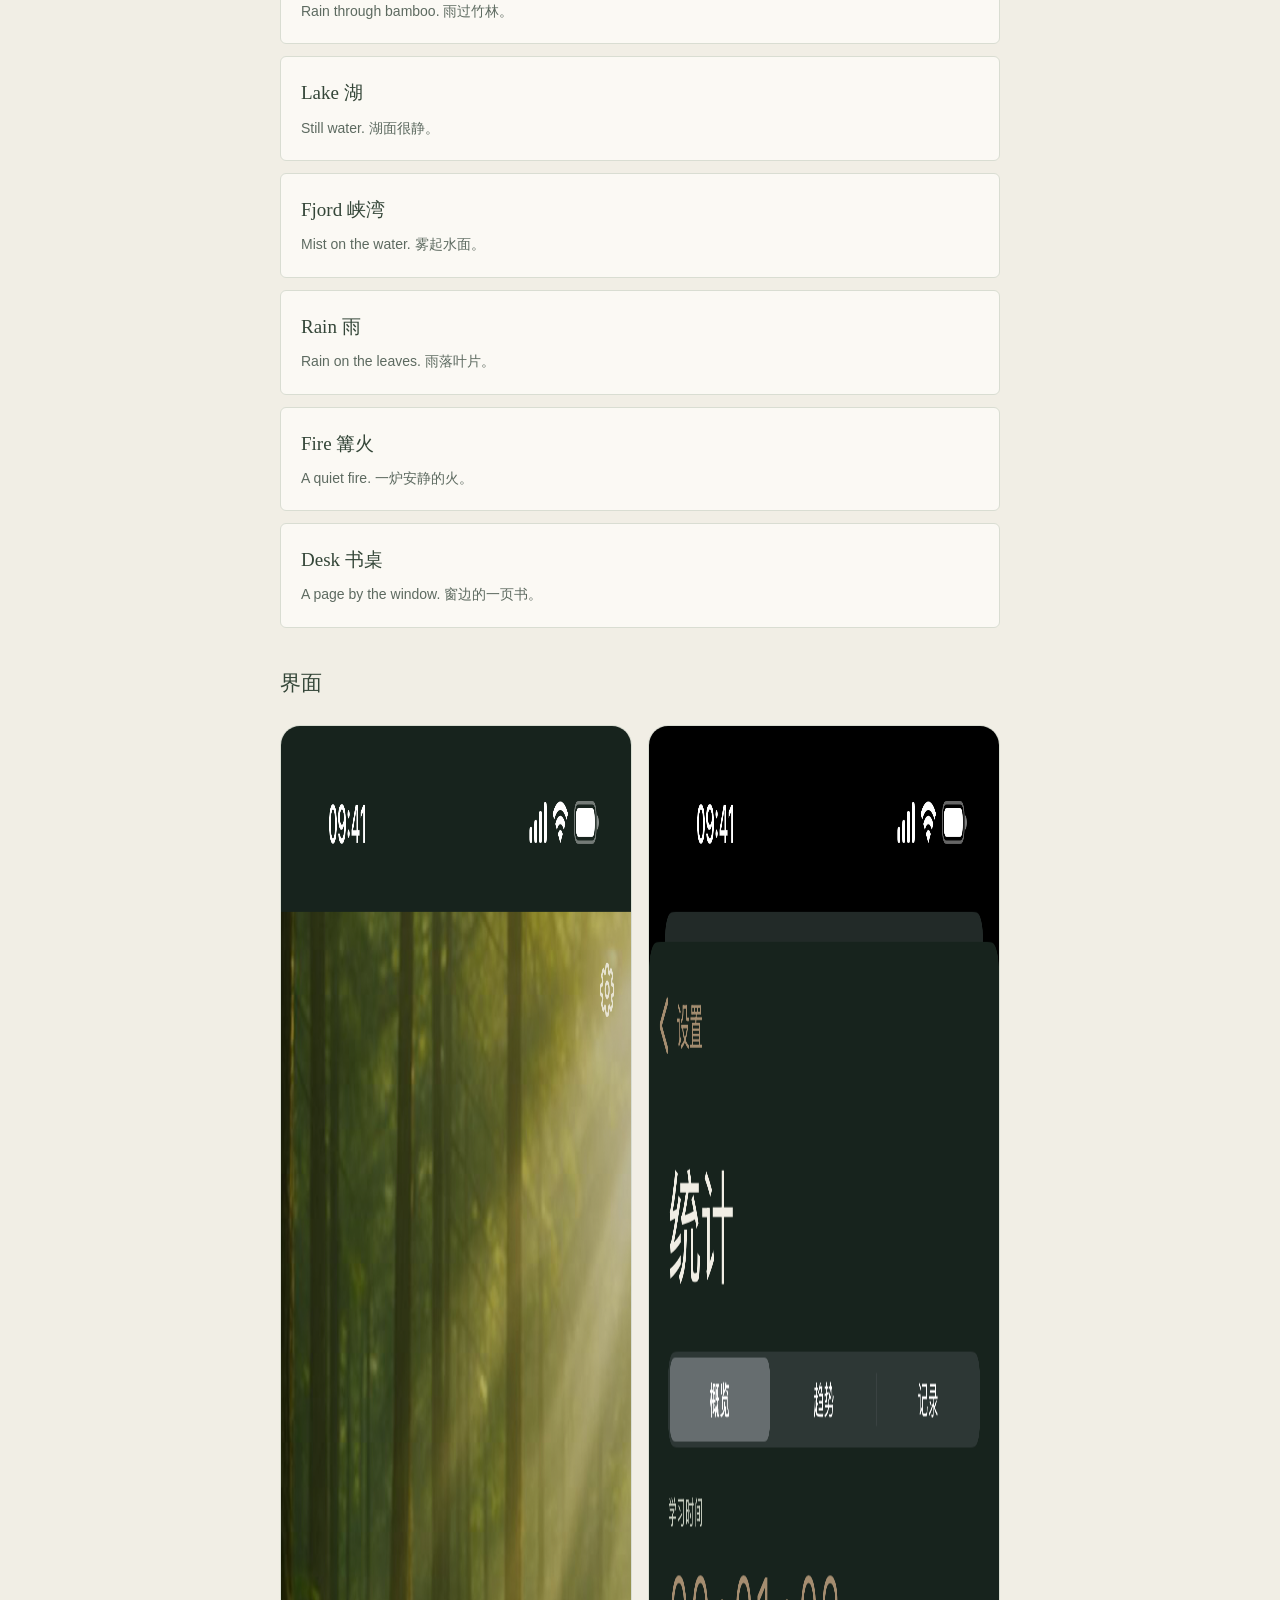
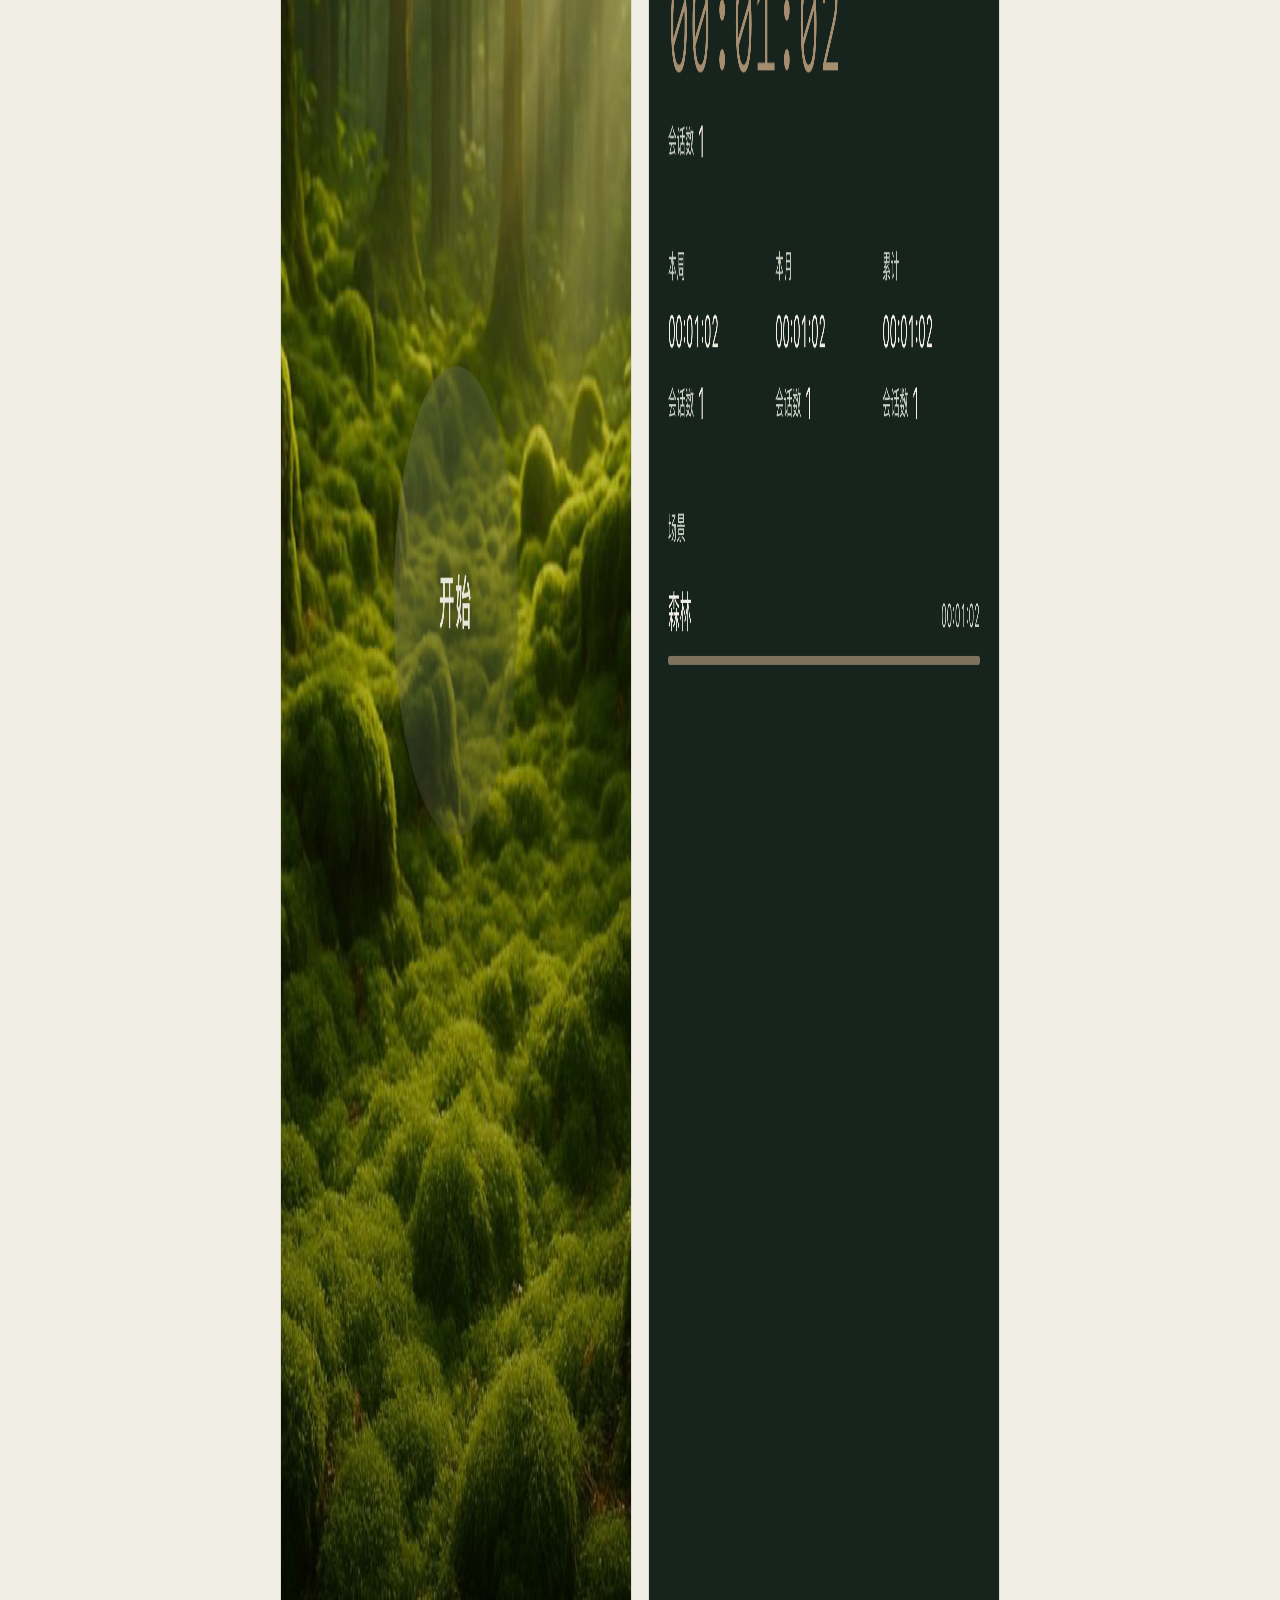
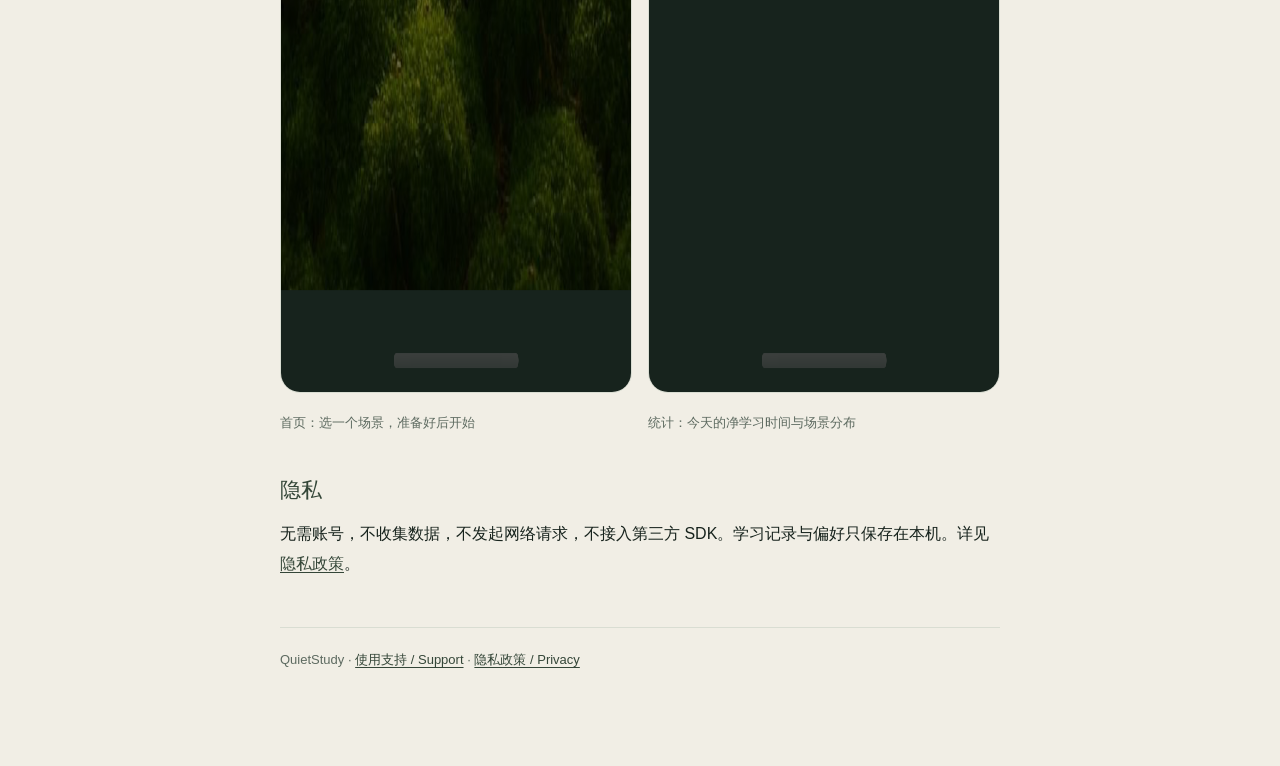
<file: quietstudy/index.html>
<!doctype html>
<html lang="zh-Hans">
<head>
  <meta charset="utf-8">
  <meta name="viewport" content="width=device-width, initial-scale=1">
  <meta name="description" content="QuietStudy 是一个安静的学习空间：自然场景、环境声与只记录真实学习时间的计时器。无需账号，完全离线。">
  <meta name="color-scheme" content="light dark">
  <meta name="theme-color" content="#17231d">
  <title>QuietStudy · 安静的学习计时</title>
  <link rel="stylesheet" href="./styles.css">
</head>
<body>
  <main class="wrap">
    <header>
      <p class="brand">QuietStudy</p>
      <h1>安静的学习空间</h1>
      <p class="meta">只记录你真正学习的时间</p>
      <nav class="site-nav" aria-label="站点导航">
        <a href="./support.html">使用支持 / Support</a>
        <a href="./privacy.html">隐私政策 / Privacy</a>
      </nav>
    </header>

    <p class="lead">选择一个自然场景，开始学习。每个场景由一张静态画面与一段可循环的环境声组成；暂停不计时，结束即结算。没有连续打卡，没有积分，也没有排行榜。首次打开可免费试用 3 天，之后一次买断解锁全部场景，没有订阅。</p>

    <h2>只做三件事</h2>
    <div class="cards">
      <div class="card">
        <strong>诚实地计时</strong>
        <span>只累计真正学习的时间，暂停区间单独记录，不作为进度或成绩。</span>
      </div>
      <div class="card">
        <strong>自然场景与环境声</strong>
        <span>森林、雨、湖、篝火、书桌等场景，全部随应用打包，离线可用。</span>
      </div>
      <div class="card">
        <strong>温和的统计</strong>
        <span>今日、本周、本月与累计，以及场景、时段与单次时长分布；只保存在本机。</span>
      </div>
    </div>

    <h2>场景</h2>
    <div class="cards">
      <div class="card"><strong>Forest 森林</strong><span>Among the trees. 在树林里。</span></div>
      <div class="card"><strong>Moss 苔藓</strong><span>Dew on the stones. 石上凝露。</span></div>
      <div class="card"><strong>Fern 蕨</strong><span>Rain on the fern. 雨落蕨叶。</span></div>
      <div class="card"><strong>Stream 溪流</strong><span>Water over stones. 水流过石头。</span></div>
      <div class="card"><strong>Garden 水庭</strong><span>Bamboo and water. 竹与水。</span></div>
      <div class="card"><strong>Bamboo 竹</strong><span>Rain through bamboo. 雨过竹林。</span></div>
      <div class="card"><strong>Lake 湖</strong><span>Still water. 湖面很静。</span></div>
      <div class="card"><strong>Fjord 峡湾</strong><span>Mist on the water. 雾起水面。</span></div>
      <div class="card"><strong>Rain 雨</strong><span>Rain on the leaves. 雨落叶片。</span></div>
      <div class="card"><strong>Fire 篝火</strong><span>A quiet fire. 一炉安静的火。</span></div>
      <div class="card"><strong>Desk 书桌</strong><span>A page by the window. 窗边的一页书。</span></div>
    </div>

    <h2>界面</h2>
    <div class="gallery">
      <figure>
        <img src="./assets/screens/01-home.png" width="1320" height="2868" alt="QuietStudy 首页：自然场景与 Start 按钮">
        <figcaption>首页：选一个场景，准备好后开始</figcaption>
      </figure>
      <figure>
        <img src="./assets/screens/02-statistics.png" width="1320" height="2868" alt="QuietStudy 统计概览：今日、本周、本月与场景分布">
        <figcaption>统计：今天的净学习时间与场景分布</figcaption>
      </figure>
    </div>

    <h2>隐私</h2>
    <p>无需账号，不收集数据，不发起网络请求，不接入第三方 SDK。学习记录与偏好只保存在本机。详见 <a href="./privacy.html">隐私政策</a>。</p>

    <footer>
      <p>QuietStudy · <a href="./support.html">使用支持 / Support</a> · <a href="./privacy.html">隐私政策 / Privacy</a></p>
    </footer>
  </main>
</body>
</html>
</file>
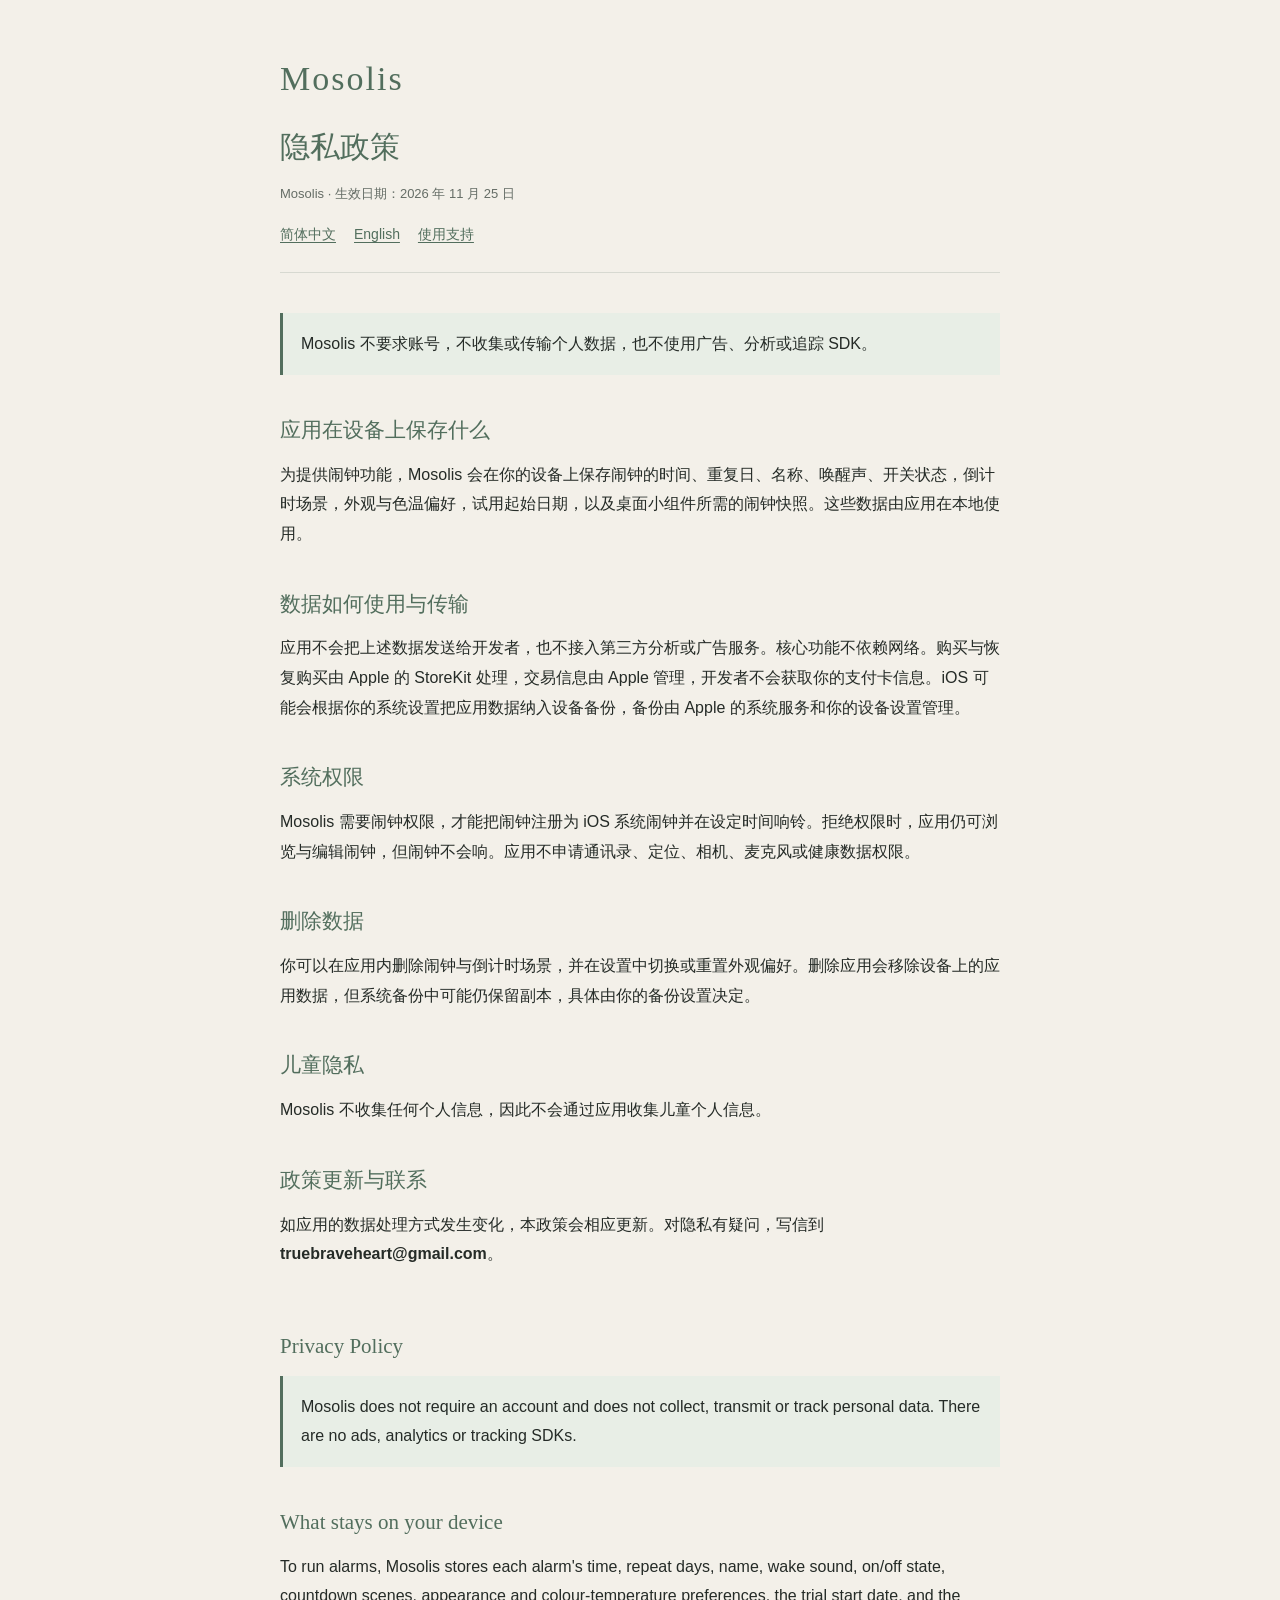
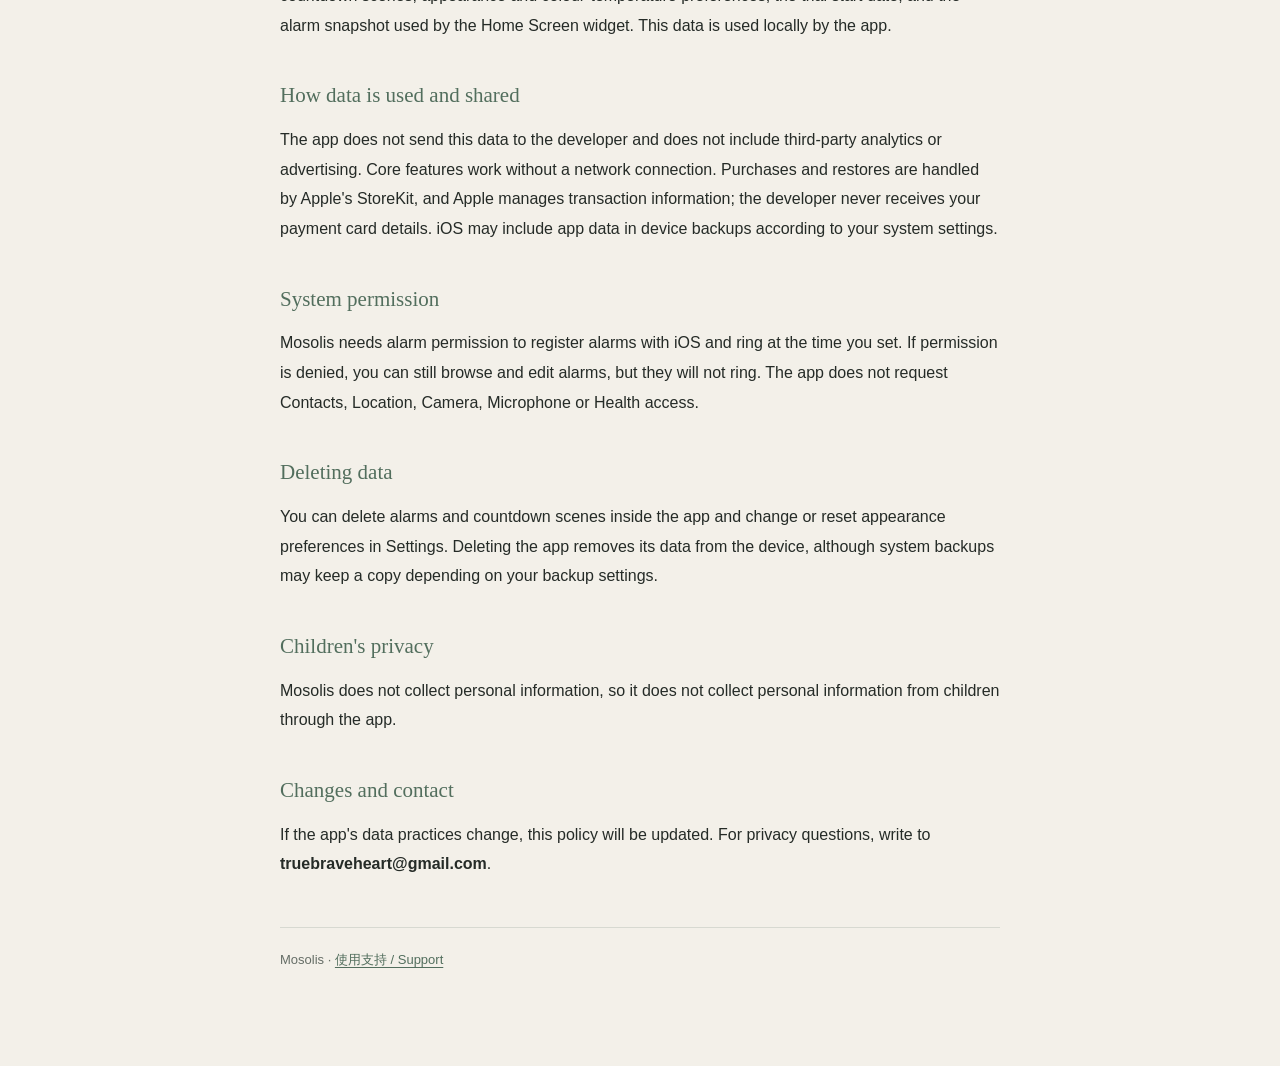
<file: mosolis/privacy.html>
<!doctype html>
<html lang="zh-Hans">
<head>
  <meta charset="utf-8">
  <meta name="viewport" content="width=device-width, initial-scale=1">
  <meta name="description" content="Mosolis（晨苔）隐私政策：不收集数据、不追踪，闹钟与偏好保存在设备本地。">
  <meta name="color-scheme" content="light dark">
  <meta name="theme-color" content="#526e5d">
  <title>隐私政策 · Mosolis</title>
  <link rel="stylesheet" href="./styles.css">
</head>
<body>
  <main class="wrap">
    <header>
      <p class="brand">Mosolis</p>
      <h1>隐私政策</h1>
      <p class="meta">Mosolis · 生效日期：2026 年 11 月 25 日</p>
      <nav class="language-nav" aria-label="Language / 语言">
        <a href="#zh">简体中文</a>
        <a href="#en">English</a>
        <a href="./support.html">使用支持</a>
      </nav>
    </header>

    <section id="zh" class="language-section" lang="zh-Hans">
      <p class="lead">Mosolis 不要求账号，不收集或传输个人数据，也不使用广告、分析或追踪 SDK。</p>

      <h2>应用在设备上保存什么</h2>
      <p>为提供闹钟功能，Mosolis 会在你的设备上保存闹钟的时间、重复日、名称、唤醒声、开关状态，倒计时场景，外观与色温偏好，试用起始日期，以及桌面小组件所需的闹钟快照。这些数据由应用在本地使用。</p>

      <h2>数据如何使用与传输</h2>
      <p>应用不会把上述数据发送给开发者，也不接入第三方分析或广告服务。核心功能不依赖网络。购买与恢复购买由 Apple 的 StoreKit 处理，交易信息由 Apple 管理，开发者不会获取你的支付卡信息。iOS 可能会根据你的系统设置把应用数据纳入设备备份，备份由 Apple 的系统服务和你的设备设置管理。</p>

      <h2>系统权限</h2>
      <p>Mosolis 需要闹钟权限，才能把闹钟注册为 iOS 系统闹钟并在设定时间响铃。拒绝权限时，应用仍可浏览与编辑闹钟，但闹钟不会响。应用不申请通讯录、定位、相机、麦克风或健康数据权限。</p>

      <h2>删除数据</h2>
      <p>你可以在应用内删除闹钟与倒计时场景，并在设置中切换或重置外观偏好。删除应用会移除设备上的应用数据，但系统备份中可能仍保留副本，具体由你的备份设置决定。</p>

      <h2>儿童隐私</h2>
      <p>Mosolis 不收集任何个人信息，因此不会通过应用收集儿童个人信息。</p>

      <h2>政策更新与联系</h2>
      <p>如应用的数据处理方式发生变化，本政策会相应更新。对隐私有疑问，写信到 <strong>truebraveheart@gmail.com</strong>。</p>
    </section>

    <section id="en" class="language-section" lang="en">
      <h2>Privacy Policy</h2>
      <p class="lead">Mosolis does not require an account and does not collect, transmit or track personal data. There are no ads, analytics or tracking SDKs.</p>

      <h2>What stays on your device</h2>
      <p>To run alarms, Mosolis stores each alarm's time, repeat days, name, wake sound, on/off state, countdown scenes, appearance and colour-temperature preferences, the trial start date, and the alarm snapshot used by the Home Screen widget. This data is used locally by the app.</p>

      <h2>How data is used and shared</h2>
      <p>The app does not send this data to the developer and does not include third-party analytics or advertising. Core features work without a network connection. Purchases and restores are handled by Apple's StoreKit, and Apple manages transaction information; the developer never receives your payment card details. iOS may include app data in device backups according to your system settings.</p>

      <h2>System permission</h2>
      <p>Mosolis needs alarm permission to register alarms with iOS and ring at the time you set. If permission is denied, you can still browse and edit alarms, but they will not ring. The app does not request Contacts, Location, Camera, Microphone or Health access.</p>

      <h2>Deleting data</h2>
      <p>You can delete alarms and countdown scenes inside the app and change or reset appearance preferences in Settings. Deleting the app removes its data from the device, although system backups may keep a copy depending on your backup settings.</p>

      <h2>Children's privacy</h2>
      <p>Mosolis does not collect personal information, so it does not collect personal information from children through the app.</p>

      <h2>Changes and contact</h2>
      <p>If the app's data practices change, this policy will be updated. For privacy questions, write to <strong>truebraveheart@gmail.com</strong>.</p>
    </section>

    <footer>
      <p>Mosolis · <a href="./support.html">使用支持 / Support</a></p>
    </footer>
  </main>
</body>
</html>
</file>
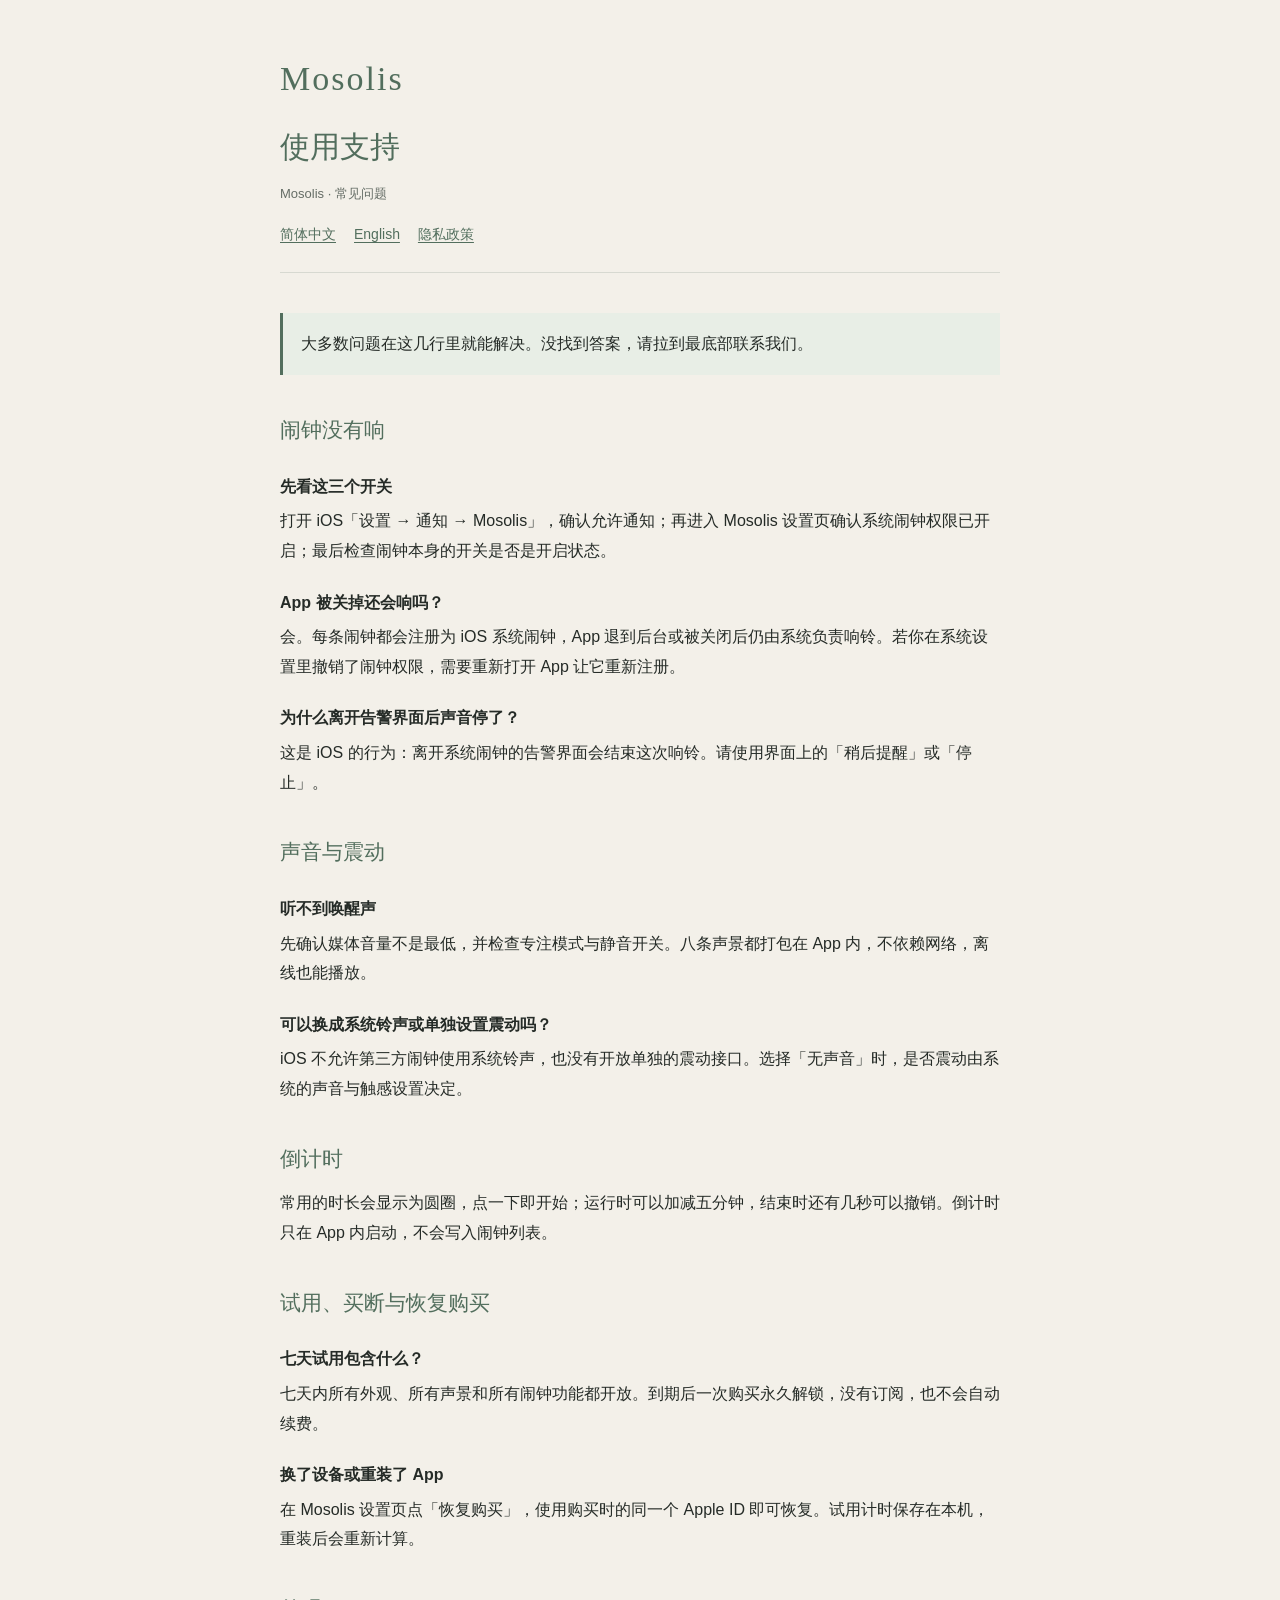
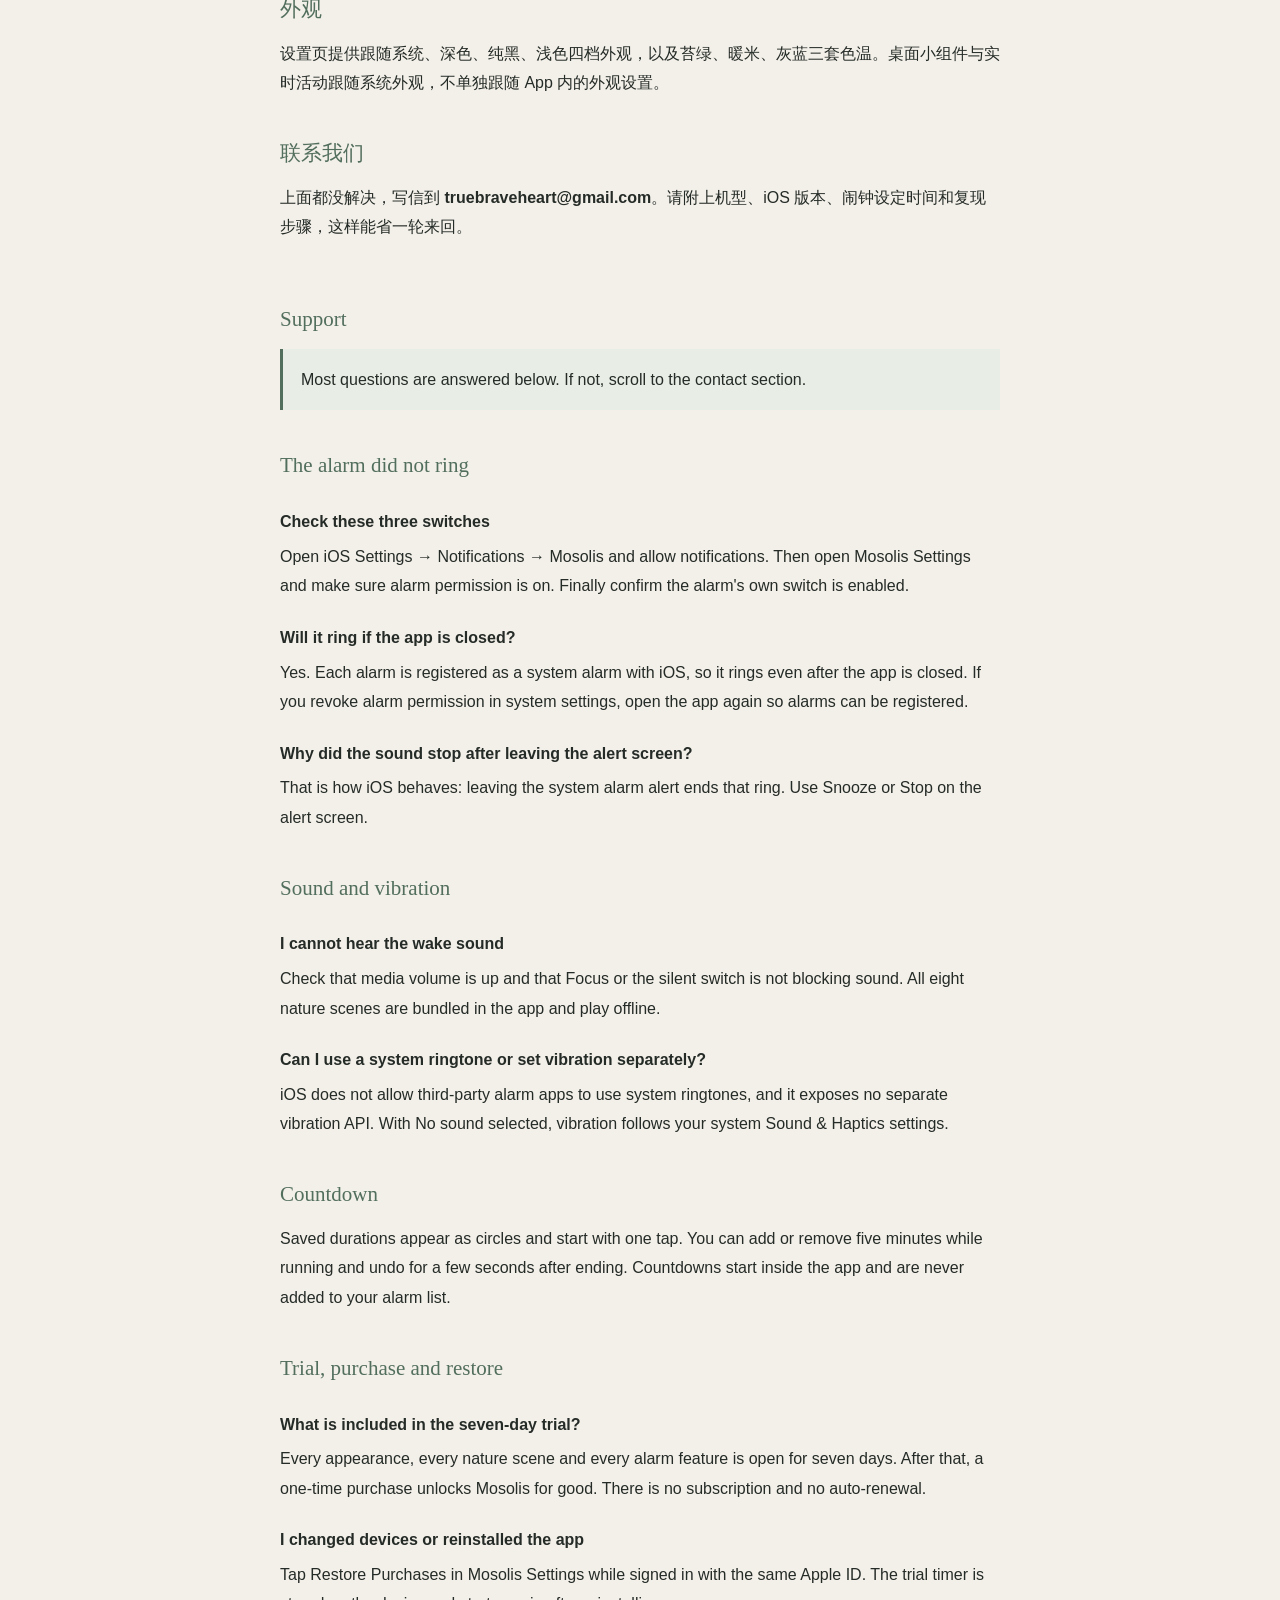
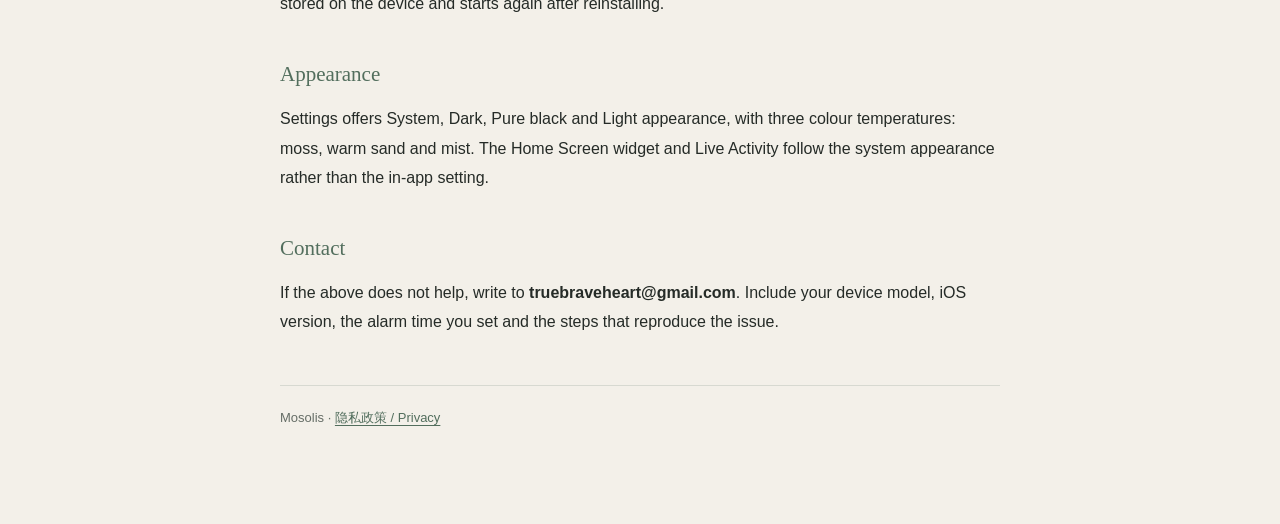
<file: mosolis/support.html>
<!doctype html>
<html lang="zh-Hans">
<head>
  <meta charset="utf-8">
  <meta name="viewport" content="width=device-width, initial-scale=1">
  <meta name="description" content="Mosolis（晨苔）使用支持：闹钟不响、声音、倒计时、试用与买断、恢复购买的常见问题。">
  <meta name="color-scheme" content="light dark">
  <meta name="theme-color" content="#526e5d">
  <title>使用支持 · Mosolis</title>
  <link rel="stylesheet" href="./styles.css">
</head>
<body>
  <main class="wrap">
    <header>
      <p class="brand">Mosolis</p>
      <h1>使用支持</h1>
      <p class="meta">Mosolis · 常见问题</p>
      <nav class="language-nav" aria-label="Language / 语言">
        <a href="#zh">简体中文</a>
        <a href="#en">English</a>
        <a href="./privacy.html">隐私政策</a>
      </nav>
    </header>

    <section id="zh" class="language-section" lang="zh-Hans">
      <p class="lead">大多数问题在这几行里就能解决。没找到答案，请拉到最底部联系我们。</p>

      <h2>闹钟没有响</h2>
      <h3>先看这三个开关</h3>
      <p>打开 iOS「设置 → 通知 → Mosolis」，确认允许通知；再进入 Mosolis 设置页确认系统闹钟权限已开启；最后检查闹钟本身的开关是否是开启状态。</p>
      <h3>App 被关掉还会响吗？</h3>
      <p>会。每条闹钟都会注册为 iOS 系统闹钟，App 退到后台或被关闭后仍由系统负责响铃。若你在系统设置里撤销了闹钟权限，需要重新打开 App 让它重新注册。</p>
      <h3>为什么离开告警界面后声音停了？</h3>
      <p>这是 iOS 的行为：离开系统闹钟的告警界面会结束这次响铃。请使用界面上的「稍后提醒」或「停止」。</p>

      <h2>声音与震动</h2>
      <h3>听不到唤醒声</h3>
      <p>先确认媒体音量不是最低，并检查专注模式与静音开关。八条声景都打包在 App 内，不依赖网络，离线也能播放。</p>
      <h3>可以换成系统铃声或单独设置震动吗？</h3>
      <p>iOS 不允许第三方闹钟使用系统铃声，也没有开放单独的震动接口。选择「无声音」时，是否震动由系统的声音与触感设置决定。</p>

      <h2>倒计时</h2>
      <p>常用的时长会显示为圆圈，点一下即开始；运行时可以加减五分钟，结束时还有几秒可以撤销。倒计时只在 App 内启动，不会写入闹钟列表。</p>

      <h2>试用、买断与恢复购买</h2>
      <h3>七天试用包含什么？</h3>
      <p>七天内所有外观、所有声景和所有闹钟功能都开放。到期后一次购买永久解锁，没有订阅，也不会自动续费。</p>
      <h3>换了设备或重装了 App</h3>
      <p>在 Mosolis 设置页点「恢复购买」，使用购买时的同一个 Apple ID 即可恢复。试用计时保存在本机，重装后会重新计算。</p>

      <h2>外观</h2>
      <p>设置页提供跟随系统、深色、纯黑、浅色四档外观，以及苔绿、暖米、灰蓝三套色温。桌面小组件与实时活动跟随系统外观，不单独跟随 App 内的外观设置。</p>

      <h2>联系我们</h2>
      <p>上面都没解决，写信到 <strong>truebraveheart@gmail.com</strong>。请附上机型、iOS 版本、闹钟设定时间和复现步骤，这样能省一轮来回。</p>
    </section>

    <section id="en" class="language-section" lang="en">
      <h2>Support</h2>
      <p class="lead">Most questions are answered below. If not, scroll to the contact section.</p>

      <h2>The alarm did not ring</h2>
      <h3>Check these three switches</h3>
      <p>Open iOS Settings → Notifications → Mosolis and allow notifications. Then open Mosolis Settings and make sure alarm permission is on. Finally confirm the alarm's own switch is enabled.</p>
      <h3>Will it ring if the app is closed?</h3>
      <p>Yes. Each alarm is registered as a system alarm with iOS, so it rings even after the app is closed. If you revoke alarm permission in system settings, open the app again so alarms can be registered.</p>
      <h3>Why did the sound stop after leaving the alert screen?</h3>
      <p>That is how iOS behaves: leaving the system alarm alert ends that ring. Use Snooze or Stop on the alert screen.</p>

      <h2>Sound and vibration</h2>
      <h3>I cannot hear the wake sound</h3>
      <p>Check that media volume is up and that Focus or the silent switch is not blocking sound. All eight nature scenes are bundled in the app and play offline.</p>
      <h3>Can I use a system ringtone or set vibration separately?</h3>
      <p>iOS does not allow third-party alarm apps to use system ringtones, and it exposes no separate vibration API. With No sound selected, vibration follows your system Sound & Haptics settings.</p>

      <h2>Countdown</h2>
      <p>Saved durations appear as circles and start with one tap. You can add or remove five minutes while running and undo for a few seconds after ending. Countdowns start inside the app and are never added to your alarm list.</p>

      <h2>Trial, purchase and restore</h2>
      <h3>What is included in the seven-day trial?</h3>
      <p>Every appearance, every nature scene and every alarm feature is open for seven days. After that, a one-time purchase unlocks Mosolis for good. There is no subscription and no auto-renewal.</p>
      <h3>I changed devices or reinstalled the app</h3>
      <p>Tap Restore Purchases in Mosolis Settings while signed in with the same Apple ID. The trial timer is stored on the device and starts again after reinstalling.</p>

      <h2>Appearance</h2>
      <p>Settings offers System, Dark, Pure black and Light appearance, with three colour temperatures: moss, warm sand and mist. The Home Screen widget and Live Activity follow the system appearance rather than the in-app setting.</p>

      <h2>Contact</h2>
      <p>If the above does not help, write to <strong>truebraveheart@gmail.com</strong>. Include your device model, iOS version, the alarm time you set and the steps that reproduce the issue.</p>
    </section>

    <footer>
      <p>Mosolis · <a href="./privacy.html">隐私政策 / Privacy</a></p>
    </footer>
  </main>
</body>
</html>
</file>
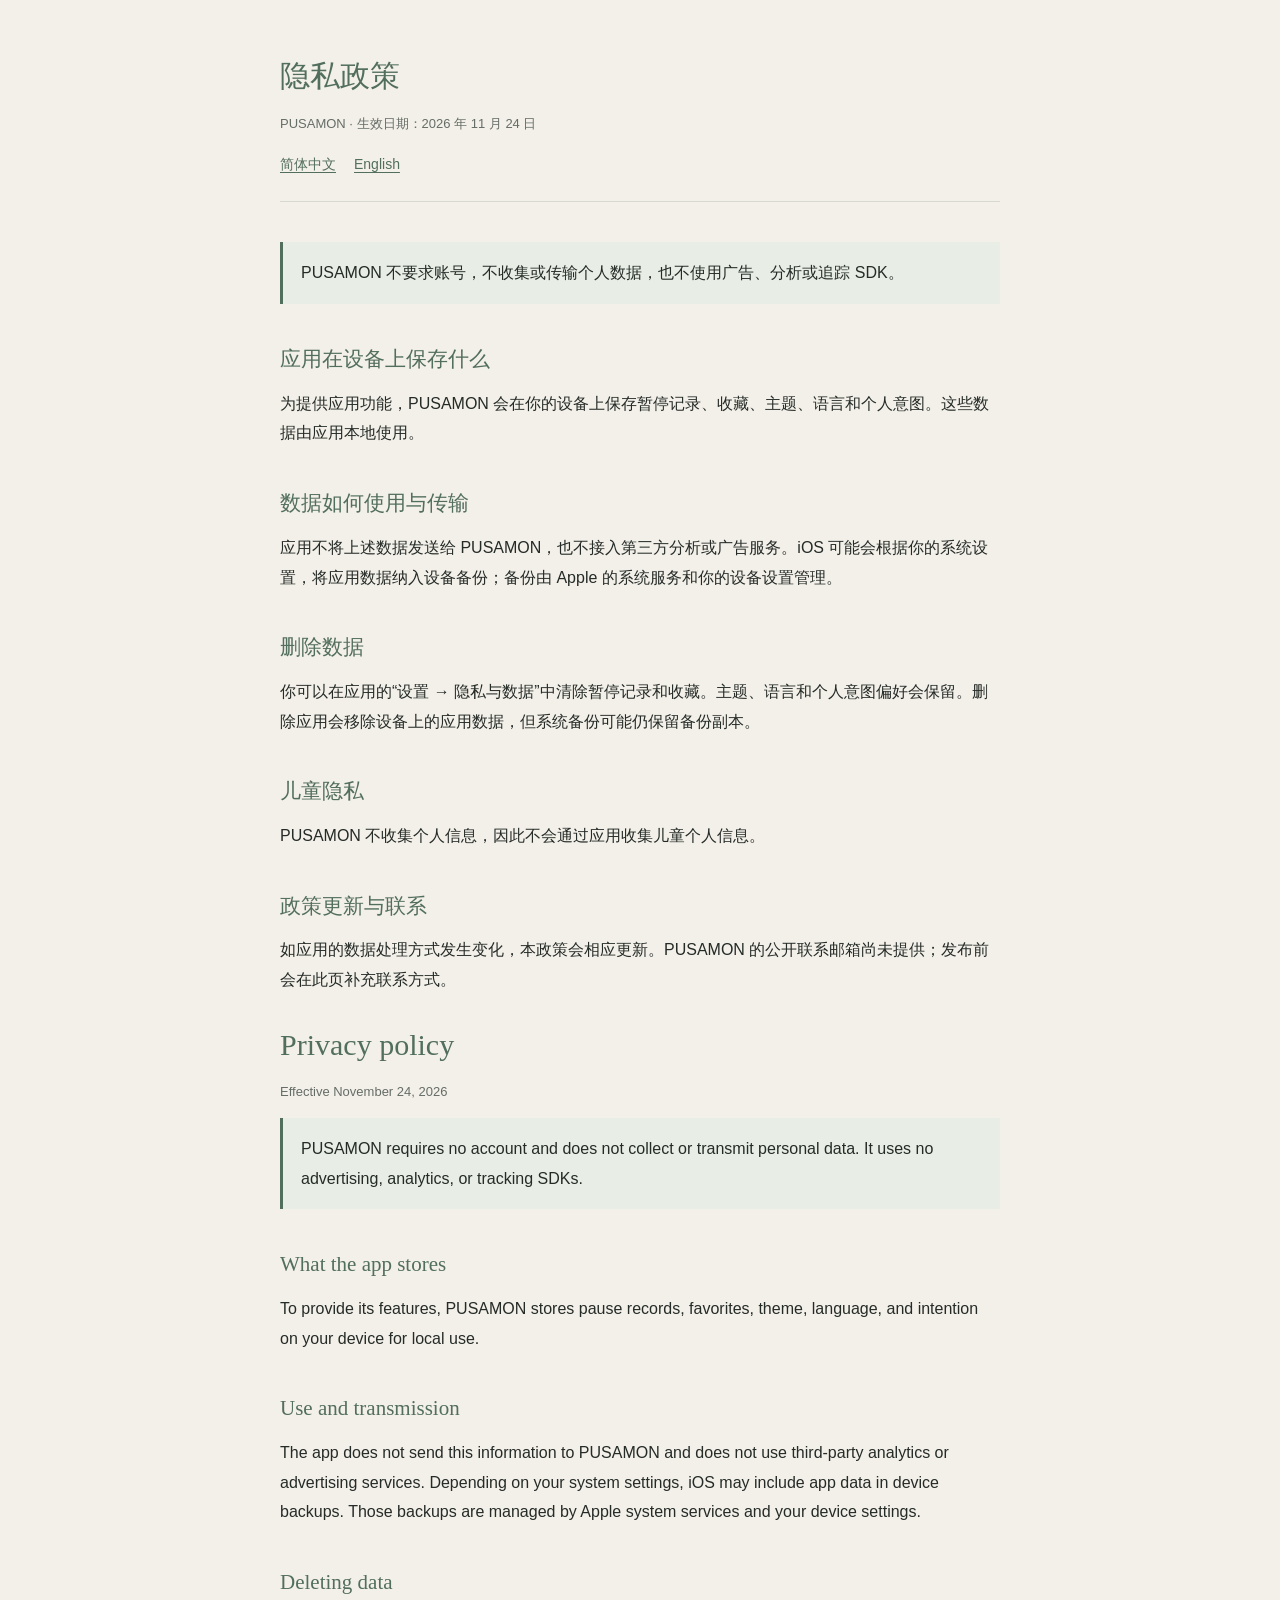
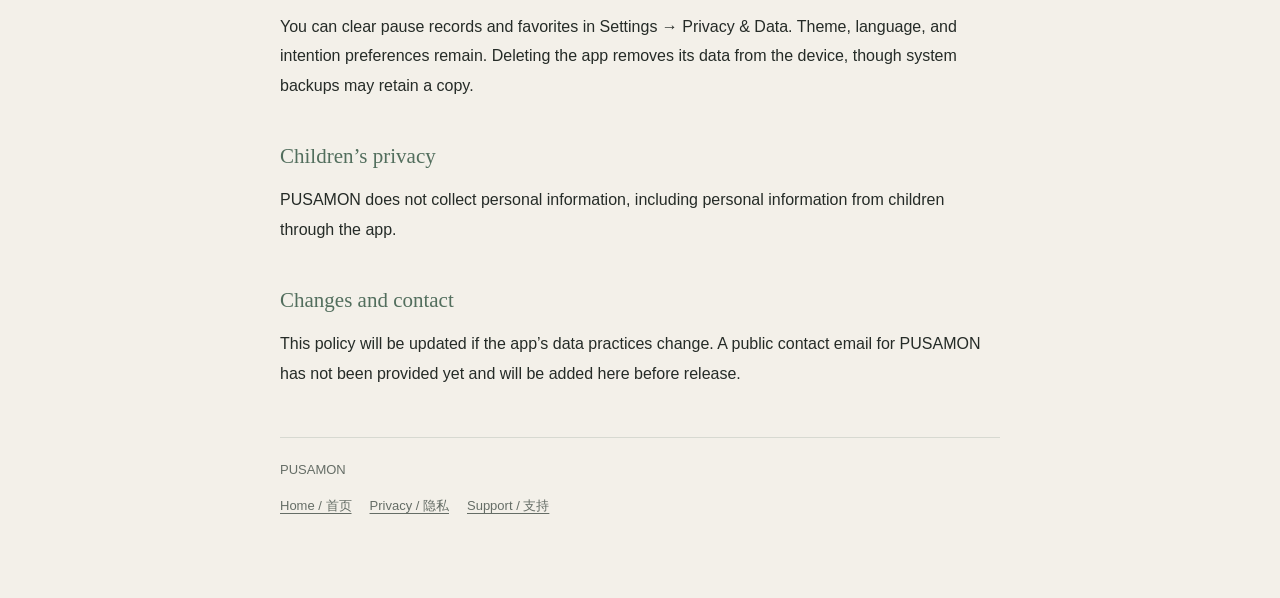
<file: pusamon/privacy.html>
<!doctype html>
<html lang="zh-Hans">
<head>
  <meta charset="utf-8">
  <meta name="viewport" content="width=device-width, initial-scale=1">
  <meta name="description" content="PUSAMON 隐私政策：应用不收集数据、不追踪，记录与偏好保存在设备本地。">
  <meta name="color-scheme" content="light dark">
  <meta name="theme-color" content="#526e5d">
  <title>隐私政策 · PUSAMON</title>
  <link rel="stylesheet" href="./styles.css">
</head>
<body>
  <main class="wrap">
    <header>
      <h1>隐私政策</h1>
      <p class="meta">PUSAMON · 生效日期：2026 年 11 月 24 日</p>
      <nav class="language-nav" aria-label="Language / 语言">
        <a href="#zh">简体中文</a>
        <a href="#en">English</a>
      </nav>
    </header>

    <section id="zh" class="language-section" lang="zh-Hans">
      <p class="lead">PUSAMON 不要求账号，不收集或传输个人数据，也不使用广告、分析或追踪 SDK。</p>

      <h2>应用在设备上保存什么</h2>
      <p>为提供应用功能，PUSAMON 会在你的设备上保存暂停记录、收藏、主题、语言和个人意图。这些数据由应用本地使用。</p>

      <h2>数据如何使用与传输</h2>
      <p>应用不将上述数据发送给 PUSAMON，也不接入第三方分析或广告服务。iOS 可能会根据你的系统设置，将应用数据纳入设备备份；备份由 Apple 的系统服务和你的设备设置管理。</p>

      <h2>删除数据</h2>
      <p>你可以在应用的“设置 → 隐私与数据”中清除暂停记录和收藏。主题、语言和个人意图偏好会保留。删除应用会移除设备上的应用数据，但系统备份可能仍保留备份副本。</p>

      <h2>儿童隐私</h2>
      <p>PUSAMON 不收集个人信息，因此不会通过应用收集儿童个人信息。</p>

      <h2>政策更新与联系</h2>
      <p>如应用的数据处理方式发生变化，本政策会相应更新。PUSAMON 的公开联系邮箱尚未提供；发布前会在此页补充联系方式。</p>
    </section>

    <section id="en" class="language-section" lang="en">
      <h1>Privacy policy</h1>
      <p class="meta">Effective November 24, 2026</p>
      <p class="lead">PUSAMON requires no account and does not collect or transmit personal data. It uses no advertising, analytics, or tracking SDKs.</p>

      <h2>What the app stores</h2>
      <p>To provide its features, PUSAMON stores pause records, favorites, theme, language, and intention on your device for local use.</p>

      <h2>Use and transmission</h2>
      <p>The app does not send this information to PUSAMON and does not use third-party analytics or advertising services. Depending on your system settings, iOS may include app data in device backups. Those backups are managed by Apple system services and your device settings.</p>

      <h2>Deleting data</h2>
      <p>You can clear pause records and favorites in Settings → Privacy &amp; Data. Theme, language, and intention preferences remain. Deleting the app removes its data from the device, though system backups may retain a copy.</p>

      <h2>Children’s privacy</h2>
      <p>PUSAMON does not collect personal information, including personal information from children through the app.</p>

      <h2>Changes and contact</h2>
      <p>This policy will be updated if the app’s data practices change. A public contact email for PUSAMON has not been provided yet and will be added here before release.</p>
    </section>

    <footer>
      PUSAMON
      <nav class="site-nav">
        <a href="./index.html">Home / 首页</a>
        <a href="./privacy.html">Privacy / 隐私</a>
        <a href="./support.html">Support / 支持</a>
      </nav>
    </footer>
  </main>
</body>
</html>
</file>
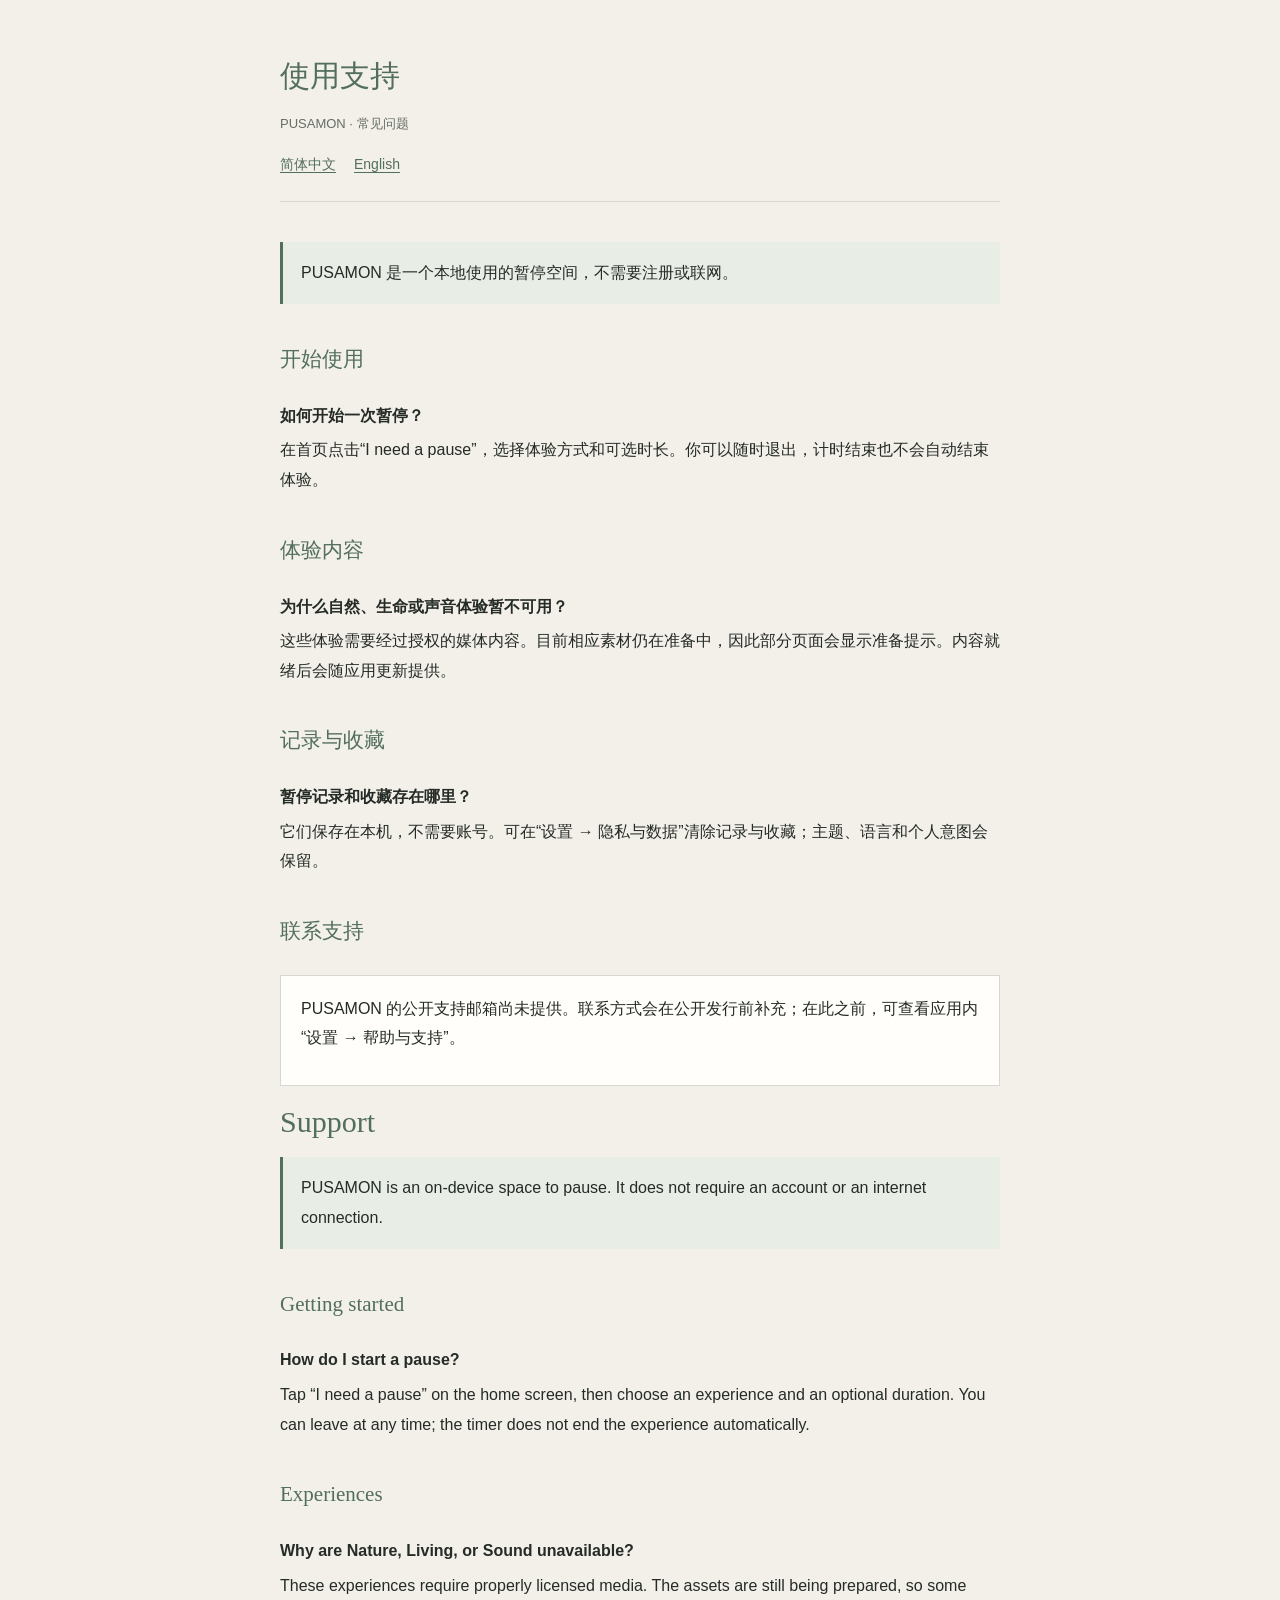
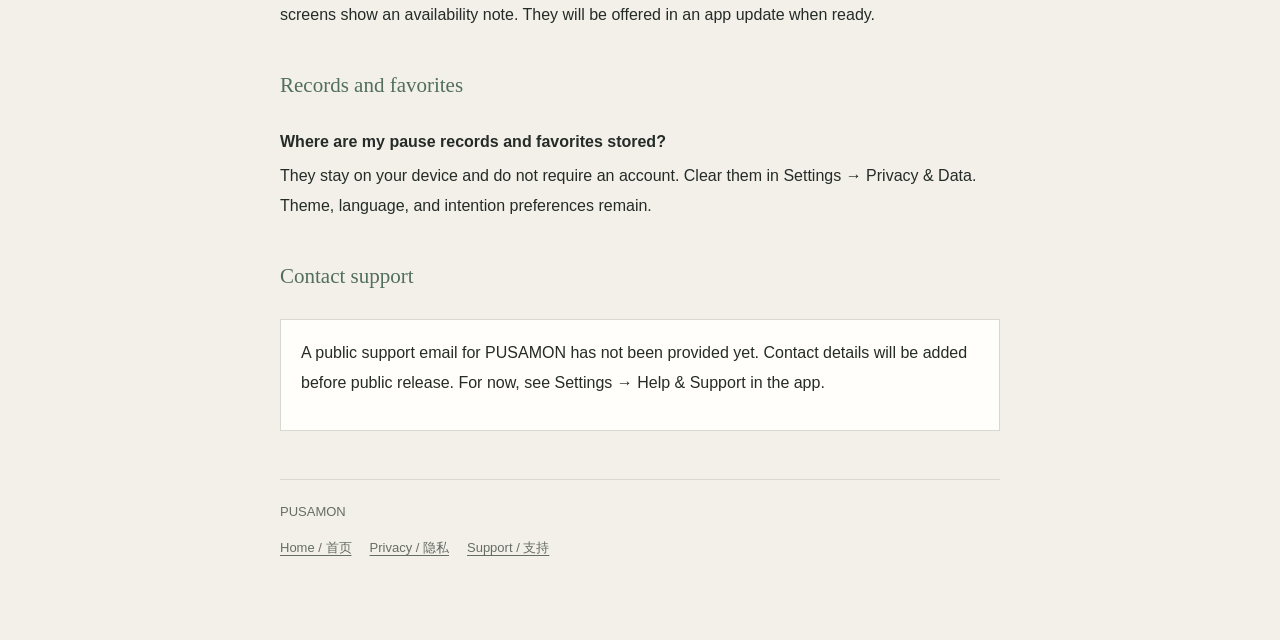
<file: pusamon/support.html>
<!doctype html>
<html lang="zh-Hans">
<head>
  <meta charset="utf-8">
  <meta name="viewport" content="width=device-width, initial-scale=1">
  <meta name="description" content="PUSAMON 使用支持与常见问题。">
  <meta name="color-scheme" content="light dark">
  <meta name="theme-color" content="#526e5d">
  <title>使用支持 · PUSAMON</title>
  <link rel="stylesheet" href="./styles.css">
</head>
<body>
  <main class="wrap">
    <header>
      <h1>使用支持</h1>
      <p class="meta">PUSAMON · 常见问题</p>
      <nav class="language-nav" aria-label="Language / 语言">
        <a href="#zh">简体中文</a>
        <a href="#en">English</a>
      </nav>
    </header>

    <section id="zh" class="language-section" lang="zh-Hans">
      <p class="lead">PUSAMON 是一个本地使用的暂停空间，不需要注册或联网。</p>

      <h2>开始使用</h2>
      <h3>如何开始一次暂停？</h3>
      <p>在首页点击“I need a pause”，选择体验方式和可选时长。你可以随时退出，计时结束也不会自动结束体验。</p>

      <h2>体验内容</h2>
      <h3>为什么自然、生命或声音体验暂不可用？</h3>
      <p>这些体验需要经过授权的媒体内容。目前相应素材仍在准备中，因此部分页面会显示准备提示。内容就绪后会随应用更新提供。</p>

      <h2>记录与收藏</h2>
      <h3>暂停记录和收藏存在哪里？</h3>
      <p>它们保存在本机，不需要账号。可在“设置 → 隐私与数据”清除记录与收藏；主题、语言和个人意图会保留。</p>

      <h2>联系支持</h2>
      <div class="contact-note">
        <p>PUSAMON 的公开支持邮箱尚未提供。联系方式会在公开发行前补充；在此之前，可查看应用内“设置 → 帮助与支持”。</p>
      </div>
    </section>

    <section id="en" class="language-section" lang="en">
      <h1>Support</h1>
      <p class="lead">PUSAMON is an on-device space to pause. It does not require an account or an internet connection.</p>

      <h2>Getting started</h2>
      <h3>How do I start a pause?</h3>
      <p>Tap “I need a pause” on the home screen, then choose an experience and an optional duration. You can leave at any time; the timer does not end the experience automatically.</p>

      <h2>Experiences</h2>
      <h3>Why are Nature, Living, or Sound unavailable?</h3>
      <p>These experiences require properly licensed media. The assets are still being prepared, so some screens show an availability note. They will be offered in an app update when ready.</p>

      <h2>Records and favorites</h2>
      <h3>Where are my pause records and favorites stored?</h3>
      <p>They stay on your device and do not require an account. Clear them in Settings → Privacy &amp; Data. Theme, language, and intention preferences remain.</p>

      <h2>Contact support</h2>
      <div class="contact-note">
        <p>A public support email for PUSAMON has not been provided yet. Contact details will be added before public release. For now, see Settings → Help &amp; Support in the app.</p>
      </div>
    </section>

    <footer>
      PUSAMON
      <nav class="site-nav">
        <a href="./index.html">Home / 首页</a>
        <a href="./privacy.html">Privacy / 隐私</a>
        <a href="./support.html">Support / 支持</a>
      </nav>
    </footer>
  </main>
</body>
</html>
</file>
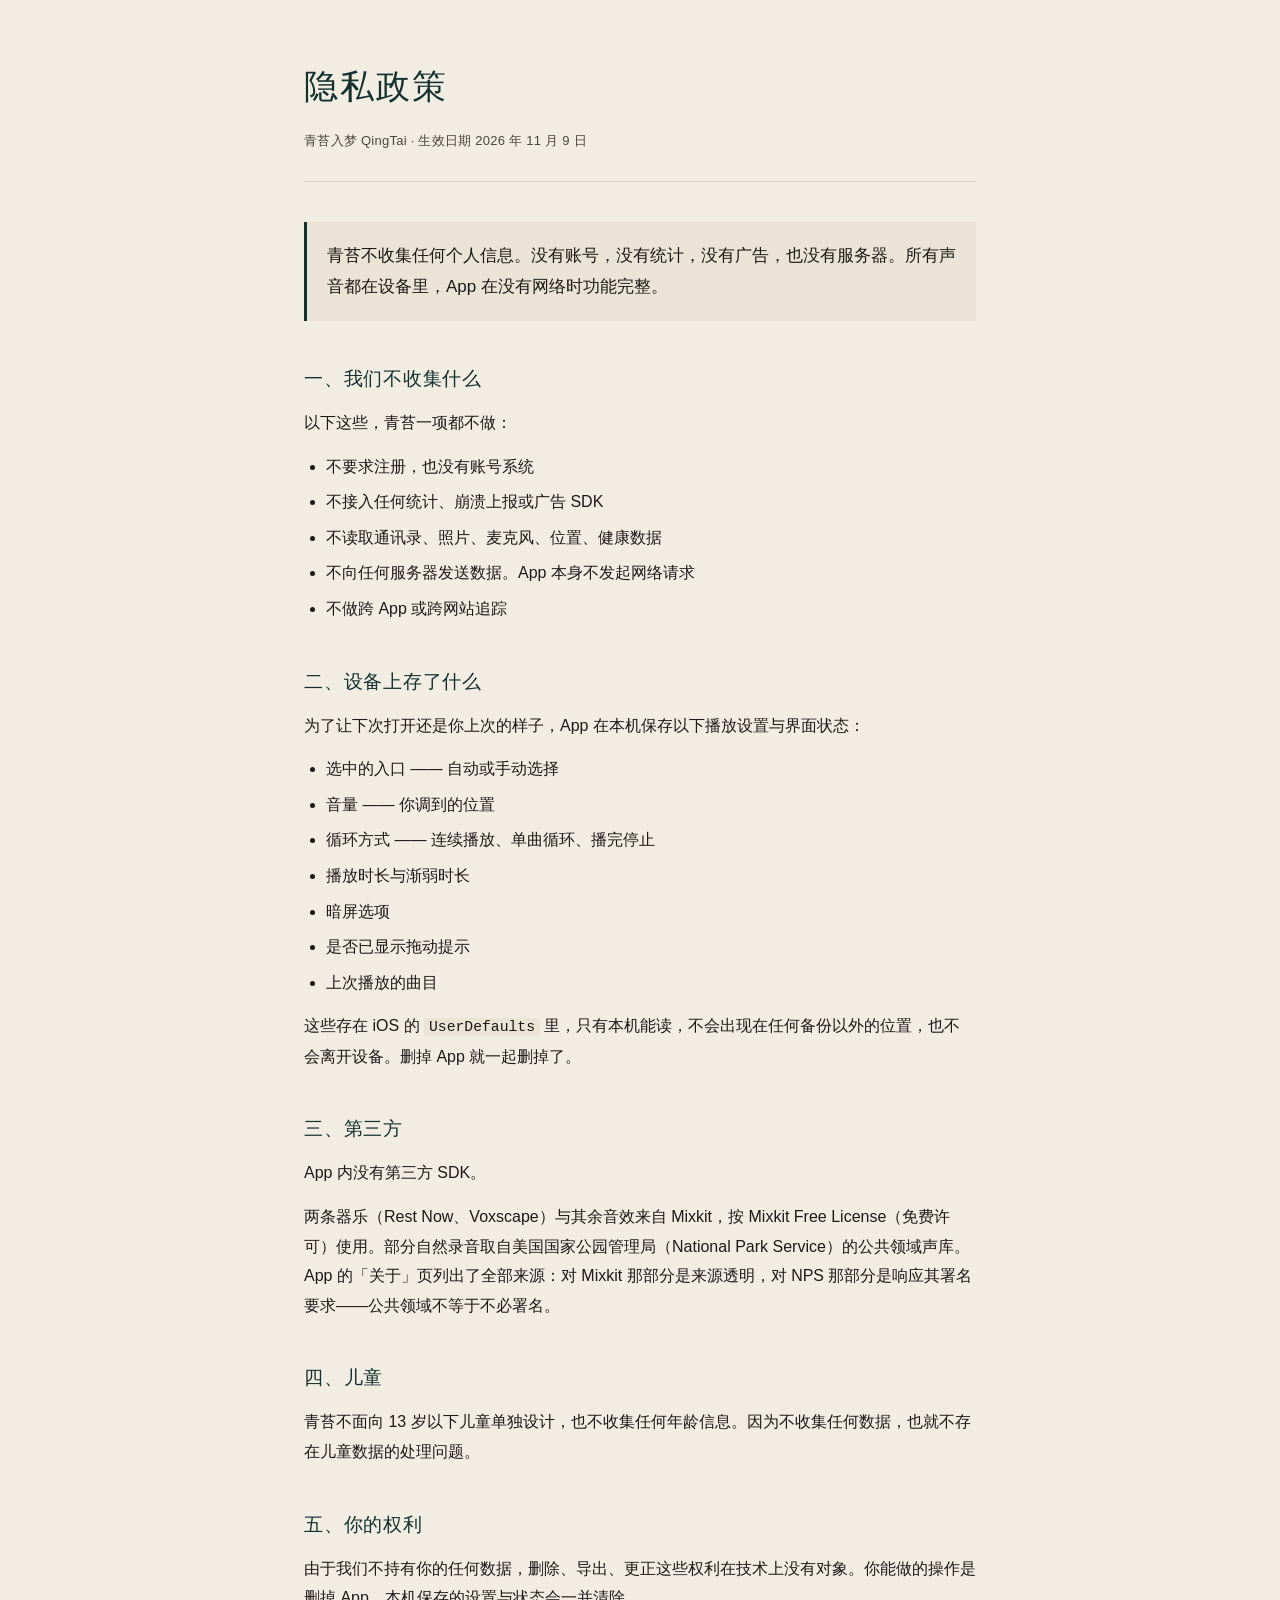
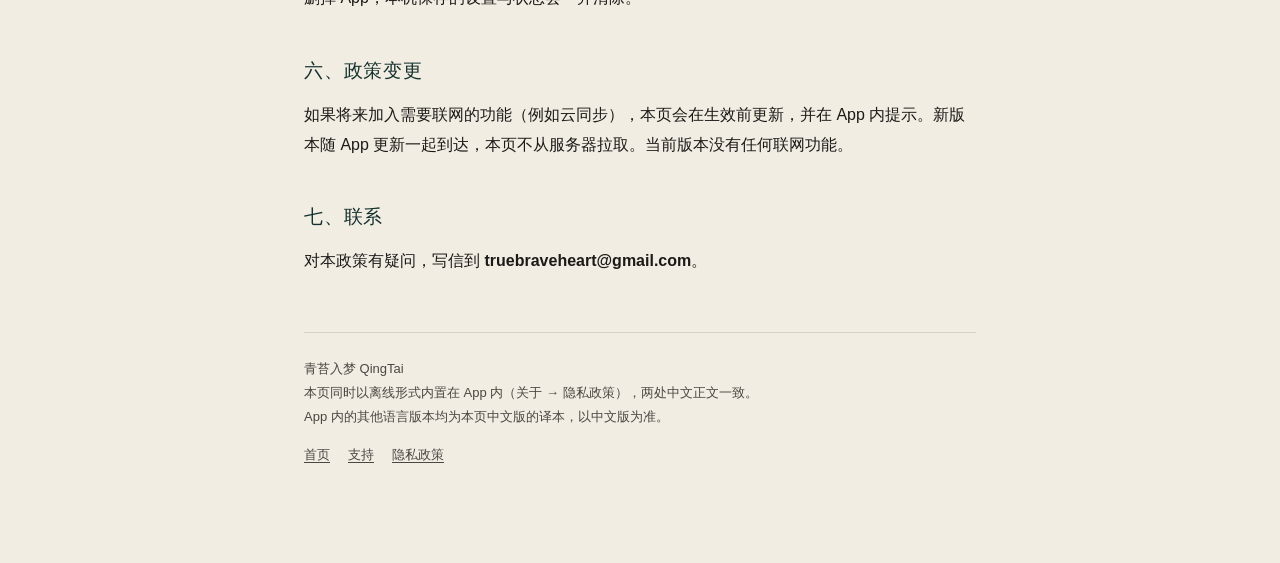
<file: qingtai/privacy.html>
<!DOCTYPE html>
<html lang="zh-Hans">
<head>
<meta charset="utf-8">
<meta name="viewport" content="width=device-width, initial-scale=1">
<meta name="description" content="青苔入梦 QingTai 隐私政策：不收集任何个人信息，无账号、无统计、无广告、无服务器。">
<meta name="color-scheme" content="light dark">
<meta name="theme-color" content="#14312E">
<title>隐私政策 · 青苔入梦 QingTai</title>
<link rel="icon" href="./favicon.png" type="image/png">
<style>
  :root{
    --paper:#F2EDE3; --ink:#1C1A17; --ink2:#4A4642;
    --rule:#D8D0C2; --moss:#14312E; --lead:#EAE3D6; --code:#EAE3D6;
  }
  @media (prefers-color-scheme: dark){
    :root{
      --paper:#10201E; --ink:#EFEAE1; --ink2:#B8B2A6;
      --rule:#2B3A37; --moss:#BFA07A; --lead:#182926; --code:#1C2B28;
    }
  }
  *{box-sizing:border-box}
  html{color-scheme:light dark}
  body{
    margin:0; background:var(--paper); color:var(--ink);
    font-family:-apple-system,"Segoe UI","Hiragino Sans GB","Microsoft YaHei",sans-serif;
    line-height:1.85; font-size:16px;
    -webkit-font-smoothing:antialiased;
  }
  .wrap{max-width:720px; margin:0 auto; padding:56px 24px 96px}
  header{border-bottom:1px solid var(--rule); padding-bottom:28px; margin-bottom:40px}
  h1{
    font-family:"Songti SC","Songti TC",serif;
    font-size:34px; font-weight:400; letter-spacing:.06em;
    margin:0 0 10px; color:var(--moss);
  }
  .meta{font-size:13px; color:var(--ink2); letter-spacing:.02em}
  h2{
    font-family:"Songti SC","Songti TC",serif;
    font-size:19px; font-weight:400; letter-spacing:.04em;
    margin:40px 0 12px; color:var(--moss);
  }
  p{margin:0 0 14px}
  .lead{
    font-size:17px; padding:18px 20px; margin:0 0 32px;
    background:var(--lead); border-left:3px solid var(--moss);
  }
  dl{margin:0 0 8px}
  dt{font-weight:600; margin-top:18px; margin-bottom:4px; font-size:15px}
  dd{margin:0; color:var(--ink2); font-size:15px}
  ul{margin:0 0 14px; padding-left:22px}
  li{margin-bottom:6px}
  code{
    font-family:ui-monospace,SFMono-Regular,Consolas,monospace;
    font-size:.92em; background:var(--code); padding:1px 5px; border-radius:2px;
  }
  a{color:var(--moss); text-underline-offset:3px}
  footer{
    margin-top:56px; padding-top:24px; border-top:1px solid var(--rule);
    font-size:13px; color:var(--ink2);
  }
  footer nav{margin-top:14px; display:flex; flex-wrap:wrap; gap:6px 18px}
  footer a{color:var(--ink2)}
  @media (max-width:520px){
    .wrap{padding:36px 20px 72px}
    h1{font-size:27px}
    h2{font-size:17px}
    body{font-size:15px}
  }
</style>
</head>
<body>
<div class="wrap">

  <header>
    <h1>隐私政策</h1>
    <div class="meta">青苔入梦 QingTai · 生效日期 2026 年 11 月 9 日</div>
  </header>

  <p class="lead">青苔不收集任何个人信息。没有账号，没有统计，没有广告，也没有服务器。所有声音都在设备里，App 在没有网络时功能完整。</p>

  <h2>一、我们不收集什么</h2>
  <p>以下这些，青苔一项都不做：</p>
  <ul>
    <li>不要求注册，也没有账号系统</li>
    <li>不接入任何统计、崩溃上报或广告 SDK</li>
    <li>不读取通讯录、照片、麦克风、位置、健康数据</li>
    <li>不向任何服务器发送数据。App 本身不发起网络请求</li>
    <li>不做跨 App 或跨网站追踪</li>
  </ul>

  <h2>二、设备上存了什么</h2>
  <p>为了让下次打开还是你上次的样子，App 在本机保存以下播放设置与界面状态：</p>
  <ul>
    <li>选中的入口 —— 自动或手动选择</li>
    <li>音量 —— 你调到的位置</li>
    <li>循环方式 —— 连续播放、单曲循环、播完停止</li>
    <li>播放时长与渐弱时长</li>
    <li>暗屏选项</li>
    <li>是否已显示拖动提示</li>
    <li>上次播放的曲目</li>
  </ul>
  <p>这些存在 iOS 的 <code>UserDefaults</code> 里，只有本机能读，不会出现在任何备份以外的位置，也不会离开设备。删掉 App 就一起删掉了。</p>

  <h2>三、第三方</h2>
  <p>App 内没有第三方 SDK。</p>
  <p>两条器乐（Rest Now、Voxscape）与其余音效来自 Mixkit，按 Mixkit Free License（免费许可）使用。部分自然录音取自美国国家公园管理局（National Park Service）的公共领域声库。App 的「关于」页列出了全部来源：对 Mixkit 那部分是来源透明，对 NPS 那部分是响应其署名要求——公共领域不等于不必署名。</p>

  <h2>四、儿童</h2>
  <p>青苔不面向 13 岁以下儿童单独设计，也不收集任何年龄信息。因为不收集任何数据，也就不存在儿童数据的处理问题。</p>

  <h2>五、你的权利</h2>
  <p>由于我们不持有你的任何数据，删除、导出、更正这些权利在技术上没有对象。你能做的操作是删掉 App，本机保存的设置与状态会一并清除。</p>

  <h2>六、政策变更</h2>
  <p>如果将来加入需要联网的功能（例如云同步），本页会在生效前更新，并在 App 内提示。新版本随 App 更新一起到达，本页不从服务器拉取。当前版本没有任何联网功能。</p>

  <h2>七、联系</h2>
  <p>对本政策有疑问，写信到 <strong>truebraveheart@gmail.com</strong>。</p>

  <footer>
    青苔入梦 QingTai<br>
    本页同时以离线形式内置在 App 内（关于 → 隐私政策），两处中文正文一致。<br>
    App 内的其他语言版本均为本页中文版的译本，以中文版为准。
    <nav>
      <a href="./index.html">首页</a>
      <a href="./support.html">支持</a>
      <a href="./privacy.html">隐私政策</a>
    </nav>
  </footer>

</div>
</body>
</html>
</file>
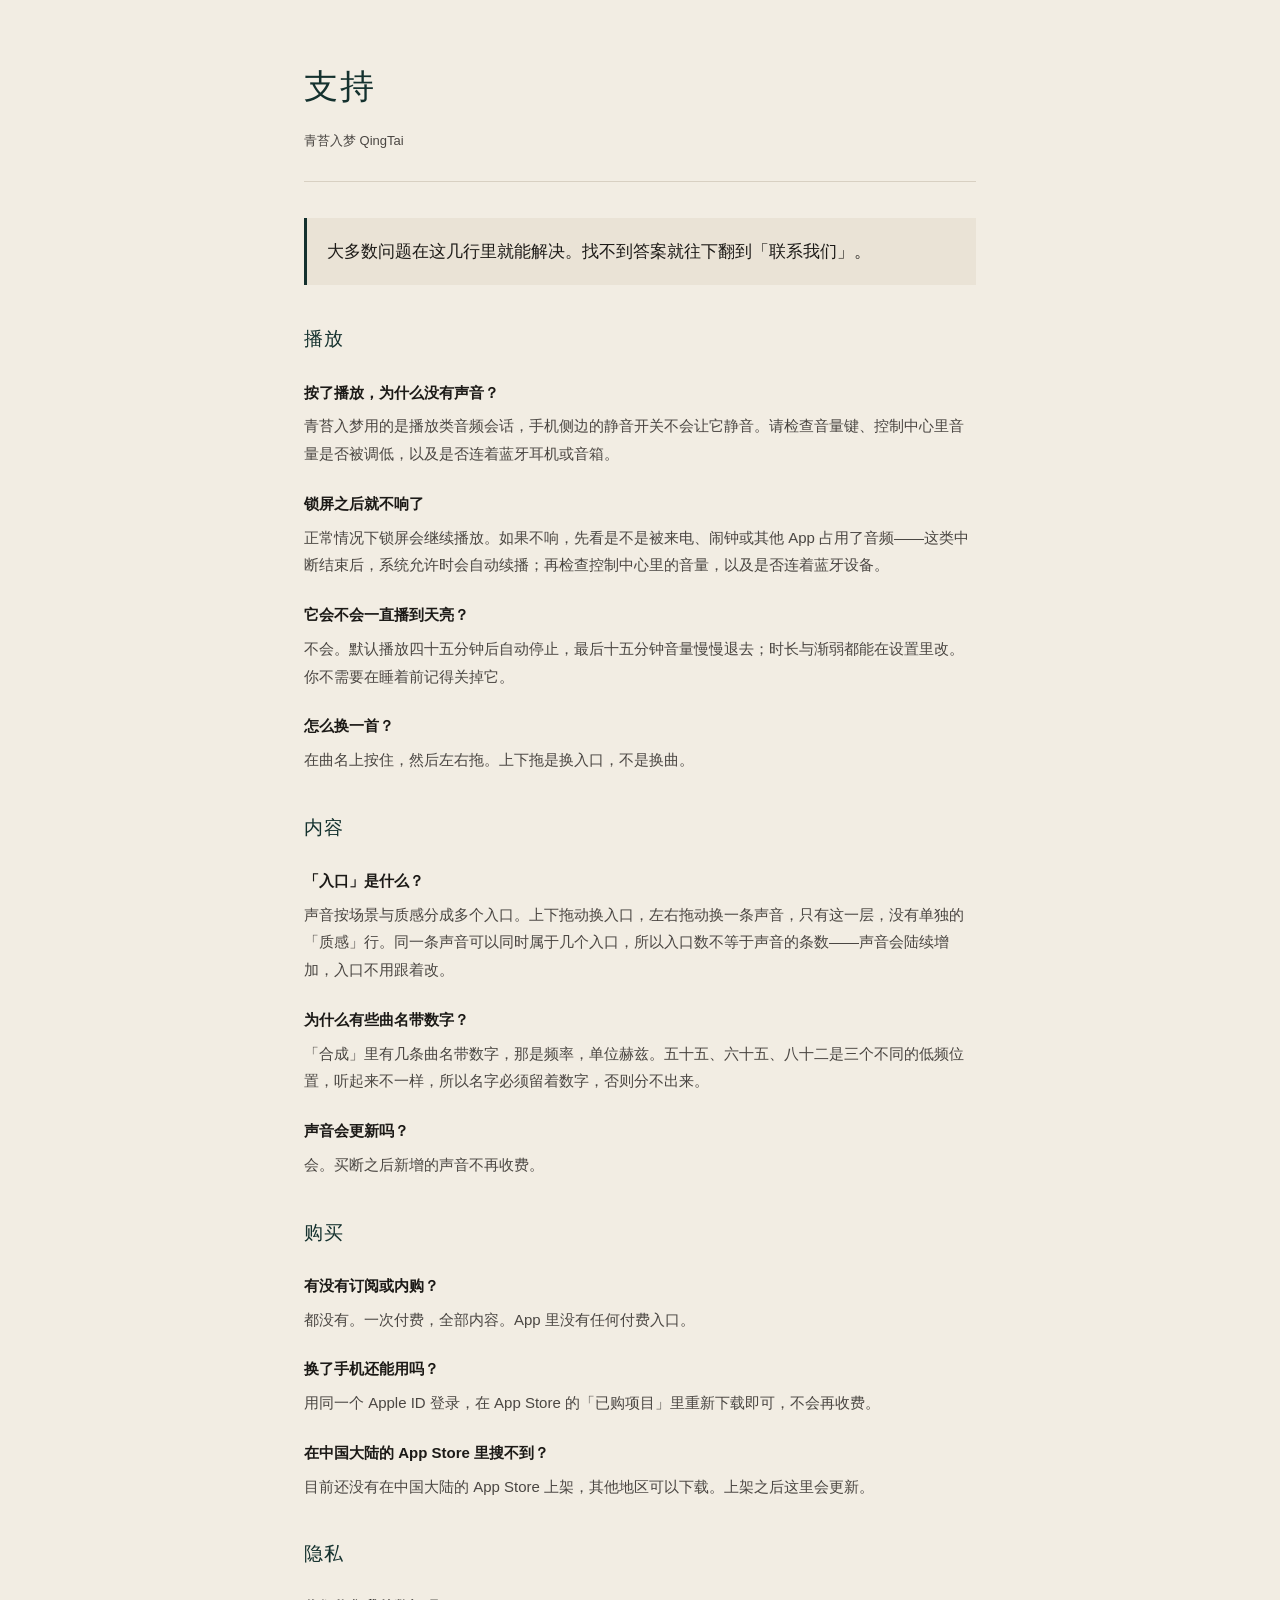
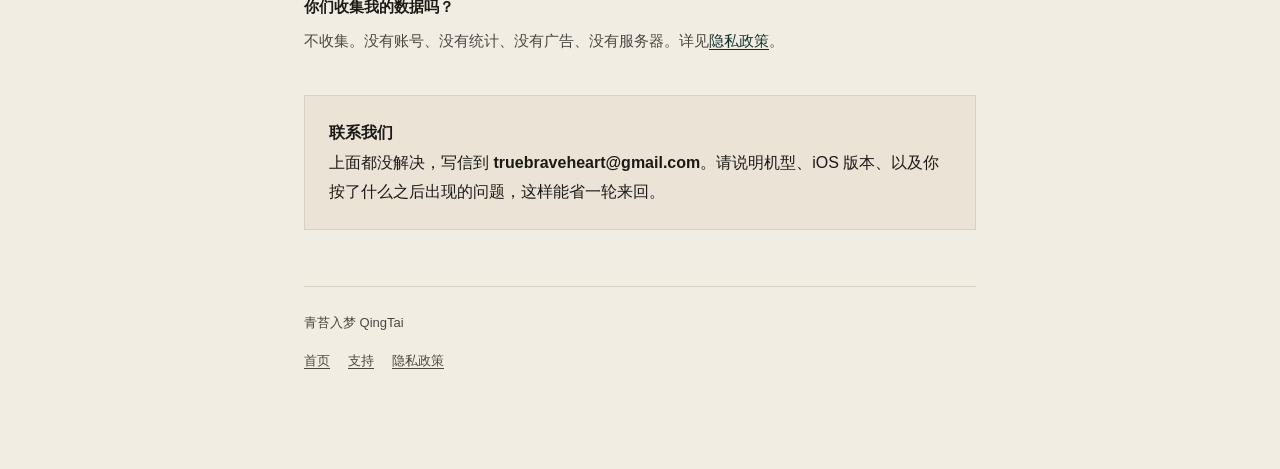
<file: qingtai/support.html>
<!DOCTYPE html>
<html lang="zh-Hans">
<head>
<meta charset="utf-8">
<meta name="viewport" content="width=device-width, initial-scale=1">
<meta name="description" content="青苔入梦 QingTai 使用支持：播放、内容、购买与隐私的常见问题，以及联系邮箱。">
<meta name="color-scheme" content="light dark">
<meta name="theme-color" content="#14312E">
<title>支持 · 青苔入梦 QingTai</title>
<link rel="icon" href="./favicon.png" type="image/png">
<style>
  :root{
    --paper:#F2EDE3; --ink:#1C1A17; --ink2:#4A4642;
    --rule:#D8D0C2; --moss:#14312E; --lead:#EAE3D6; --card:#EAE3D6;
  }
  @media (prefers-color-scheme: dark){
    :root{
      --paper:#10201E; --ink:#EFEAE1; --ink2:#B8B2A6;
      --rule:#2B3A37; --moss:#BFA07A; --lead:#182926; --card:#182926;
    }
  }
  *{box-sizing:border-box}
  html{color-scheme:light dark}
  body{
    margin:0; background:var(--paper); color:var(--ink);
    font-family:-apple-system,"Segoe UI","Hiragino Sans GB","Microsoft YaHei",sans-serif;
    line-height:1.85; font-size:16px;
    -webkit-font-smoothing:antialiased;
  }
  .wrap{max-width:720px; margin:0 auto; padding:56px 24px 96px}
  header{border-bottom:1px solid var(--rule); padding-bottom:28px; margin-bottom:36px}
  h1{
    font-family:"Songti SC","Songti TC",serif;
    font-size:34px; font-weight:400; letter-spacing:.06em;
    margin:0 0 10px; color:var(--moss);
  }
  .meta{font-size:13px; color:var(--ink2)}
  h2{
    font-family:"Songti SC","Songti TC",serif;
    font-size:19px; font-weight:400; letter-spacing:.04em;
    margin:36px 0 12px; color:var(--moss);
  }
  h3{
    font-size:15px; font-weight:600; margin:22px 0 6px;
  }
  p{margin:0 0 12px}
  p.ans{color:var(--ink2); font-size:15px}
  .lead{
    font-size:17px; padding:18px 20px; margin:0 0 30px;
    background:var(--lead); border-left:3px solid var(--moss);
  }
  .contact{
    margin-top:40px; padding:22px 24px;
    background:var(--card); border:1px solid var(--rule);
  }
  .contact p{margin:0}
  a{color:var(--moss); text-underline-offset:3px}
  footer{
    margin-top:56px; padding-top:24px; border-top:1px solid var(--rule);
    font-size:13px; color:var(--ink2);
  }
  footer nav{margin-top:14px; display:flex; flex-wrap:wrap; gap:6px 18px}
  footer a{color:var(--ink2)}
  @media (max-width:520px){
    .wrap{padding:36px 20px 72px}
    h1{font-size:27px}
    h2{font-size:17px}
    body{font-size:15px}
  }
</style>
</head>
<body>
<div class="wrap">

  <header>
    <h1>支持</h1>
    <div class="meta">青苔入梦 QingTai</div>
  </header>

  <p class="lead">大多数问题在这几行里就能解决。找不到答案就往下翻到「联系我们」。</p>

  <h2>播放</h2>

  <h3>按了播放，为什么没有声音？</h3>
  <p class="ans">青苔入梦用的是播放类音频会话，手机侧边的静音开关不会让它静音。请检查音量键、控制中心里音量是否被调低，以及是否连着蓝牙耳机或音箱。</p>

  <h3>锁屏之后就不响了</h3>
  <p class="ans">正常情况下锁屏会继续播放。如果不响，先看是不是被来电、闹钟或其他 App 占用了音频——这类中断结束后，系统允许时会自动续播；再检查控制中心里的音量，以及是否连着蓝牙设备。</p>

  <h3>它会不会一直播到天亮？</h3>
  <p class="ans">不会。默认播放四十五分钟后自动停止，最后十五分钟音量慢慢退去；时长与渐弱都能在设置里改。你不需要在睡着前记得关掉它。</p>

  <h3>怎么换一首？</h3>
  <p class="ans">在曲名上按住，然后左右拖。上下拖是换入口，不是换曲。</p>

  <h2>内容</h2>

  <h3>「入口」是什么？</h3>
  <p class="ans">声音按场景与质感分成多个入口。上下拖动换入口，左右拖动换一条声音，只有这一层，没有单独的「质感」行。同一条声音可以同时属于几个入口，所以入口数不等于声音的条数——声音会陆续增加，入口不用跟着改。</p>

  <h3>为什么有些曲名带数字？</h3>
  <p class="ans">「合成」里有几条曲名带数字，那是频率，单位赫兹。五十五、六十五、八十二是三个不同的低频位置，听起来不一样，所以名字必须留着数字，否则分不出来。</p>

  <h3>声音会更新吗？</h3>
  <p class="ans">会。买断之后新增的声音不再收费。</p>

  <h2>购买</h2>

  <h3>有没有订阅或内购？</h3>
  <p class="ans">都没有。一次付费，全部内容。App 里没有任何付费入口。</p>

  <h3>换了手机还能用吗？</h3>
  <p class="ans">用同一个 Apple ID 登录，在 App Store 的「已购项目」里重新下载即可，不会再收费。</p>

  <h3>在中国大陆的 App Store 里搜不到？</h3>
  <p class="ans">目前还没有在中国大陆的 App Store 上架，其他地区可以下载。上架之后这里会更新。</p>

  <h2>隐私</h2>

  <h3>你们收集我的数据吗？</h3>
  <p class="ans">不收集。没有账号、没有统计、没有广告、没有服务器。详见<a href="./privacy.html">隐私政策</a>。</p>

  <div class="contact">
    <p><strong>联系我们</strong></p>
    <p>上面都没解决，写信到 <strong>truebraveheart@gmail.com</strong>。请说明机型、iOS 版本、以及你按了什么之后出现的问题，这样能省一轮来回。</p>
  </div>

  <footer>
    青苔入梦 QingTai
    <nav>
      <a href="./index.html">首页</a>
      <a href="./support.html">支持</a>
      <a href="./privacy.html">隐私政策</a>
    </nav>
  </footer>

</div>
</body>
</html>
</file>
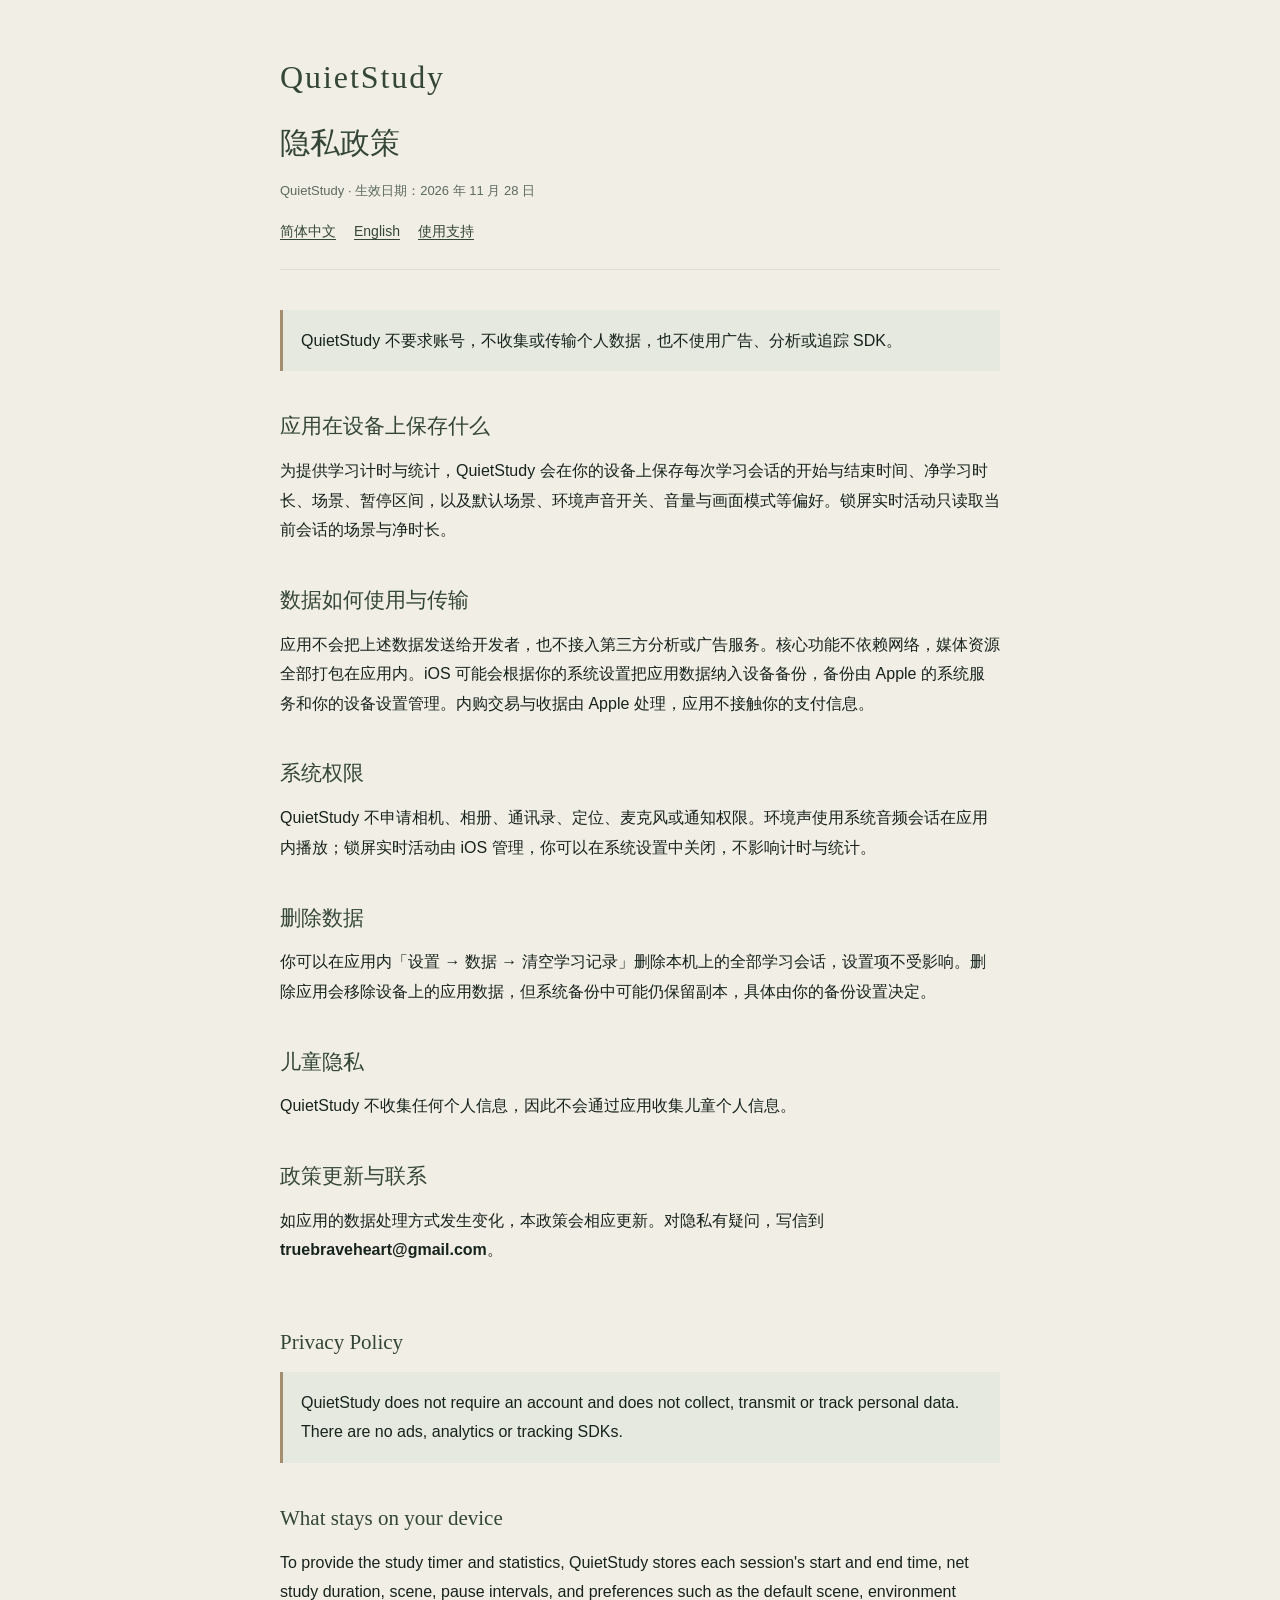
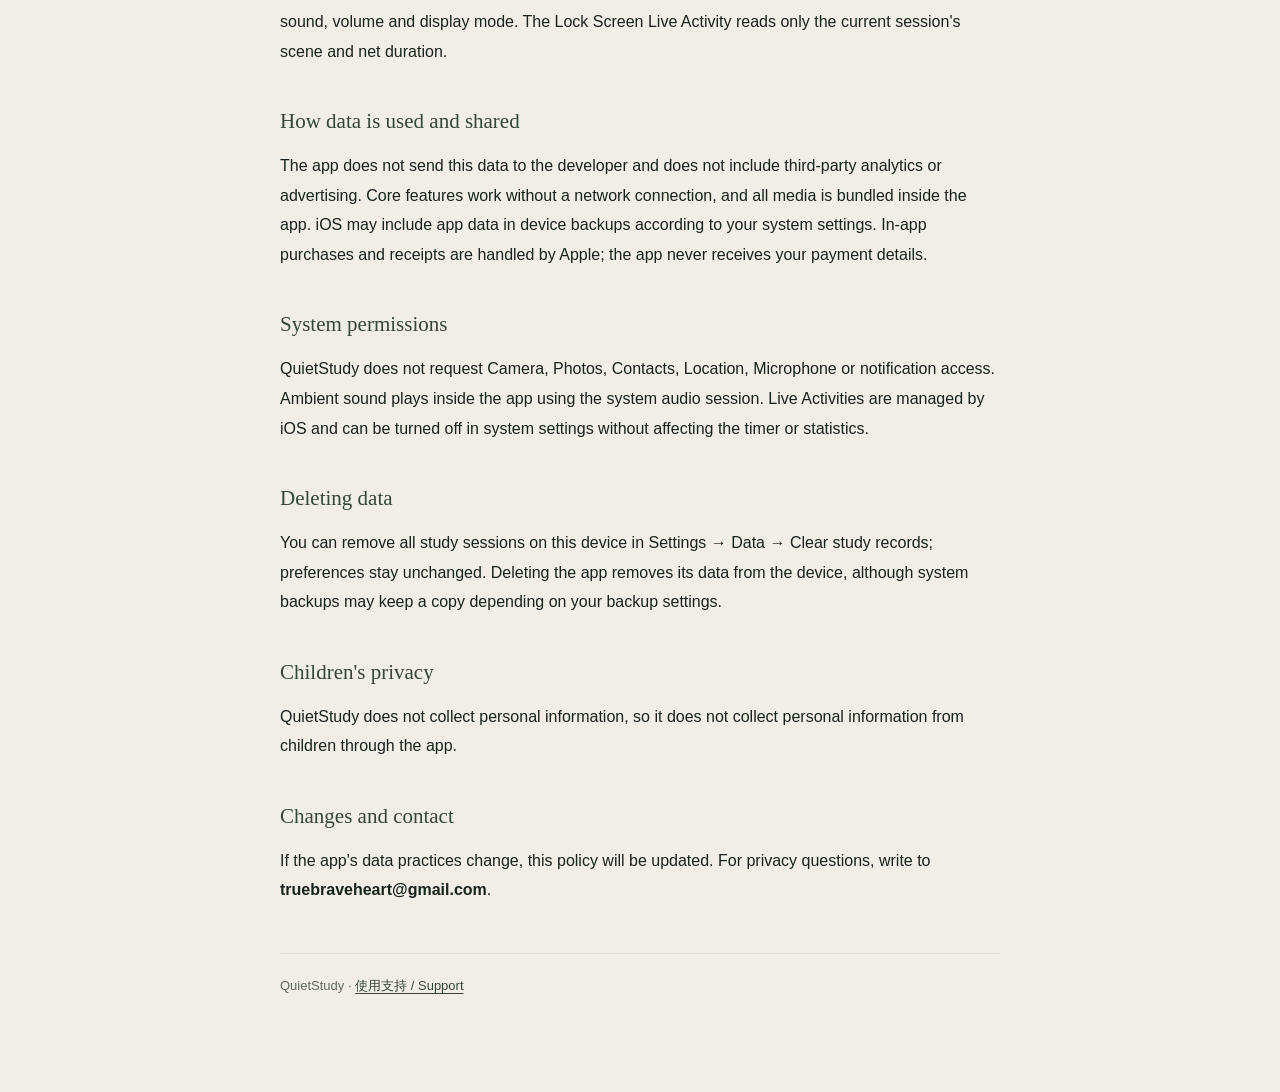
<file: quietstudy/privacy.html>
<!doctype html>
<html lang="zh-Hans">
<head>
  <meta charset="utf-8">
  <meta name="viewport" content="width=device-width, initial-scale=1">
  <meta name="description" content="QuietStudy 隐私政策：不收集数据、不追踪，学习记录与偏好只保存在设备本地。">
  <meta name="color-scheme" content="light dark">
  <meta name="theme-color" content="#17231d">
  <title>隐私政策 · QuietStudy</title>
  <link rel="stylesheet" href="./styles.css">
</head>
<body>
  <main class="wrap">
    <header>
      <p class="brand">QuietStudy</p>
      <h1>隐私政策</h1>
      <p class="meta">QuietStudy · 生效日期：2026 年 11 月 28 日</p>
      <nav class="language-nav" aria-label="Language / 语言">
        <a href="#zh">简体中文</a>
        <a href="#en">English</a>
        <a href="./support.html">使用支持</a>
      </nav>
    </header>

    <section id="zh" class="language-section" lang="zh-Hans">
      <p class="lead">QuietStudy 不要求账号，不收集或传输个人数据，也不使用广告、分析或追踪 SDK。</p>

      <h2>应用在设备上保存什么</h2>
      <p>为提供学习计时与统计，QuietStudy 会在你的设备上保存每次学习会话的开始与结束时间、净学习时长、场景、暂停区间，以及默认场景、环境声音开关、音量与画面模式等偏好。锁屏实时活动只读取当前会话的场景与净时长。</p>

      <h2>数据如何使用与传输</h2>
      <p>应用不会把上述数据发送给开发者，也不接入第三方分析或广告服务。核心功能不依赖网络，媒体资源全部打包在应用内。iOS 可能会根据你的系统设置把应用数据纳入设备备份，备份由 Apple 的系统服务和你的设备设置管理。内购交易与收据由 Apple 处理，应用不接触你的支付信息。</p>

      <h2>系统权限</h2>
      <p>QuietStudy 不申请相机、相册、通讯录、定位、麦克风或通知权限。环境声使用系统音频会话在应用内播放；锁屏实时活动由 iOS 管理，你可以在系统设置中关闭，不影响计时与统计。</p>

      <h2>删除数据</h2>
      <p>你可以在应用内「设置 → 数据 → 清空学习记录」删除本机上的全部学习会话，设置项不受影响。删除应用会移除设备上的应用数据，但系统备份中可能仍保留副本，具体由你的备份设置决定。</p>

      <h2>儿童隐私</h2>
      <p>QuietStudy 不收集任何个人信息，因此不会通过应用收集儿童个人信息。</p>

      <h2>政策更新与联系</h2>
      <p>如应用的数据处理方式发生变化，本政策会相应更新。对隐私有疑问，写信到 <strong>truebraveheart@gmail.com</strong>。</p>
    </section>

    <section id="en" class="language-section" lang="en">
      <h2>Privacy Policy</h2>
      <p class="lead">QuietStudy does not require an account and does not collect, transmit or track personal data. There are no ads, analytics or tracking SDKs.</p>

      <h2>What stays on your device</h2>
      <p>To provide the study timer and statistics, QuietStudy stores each session's start and end time, net study duration, scene, pause intervals, and preferences such as the default scene, environment sound, volume and display mode. The Lock Screen Live Activity reads only the current session's scene and net duration.</p>

      <h2>How data is used and shared</h2>
      <p>The app does not send this data to the developer and does not include third-party analytics or advertising. Core features work without a network connection, and all media is bundled inside the app. iOS may include app data in device backups according to your system settings. In-app purchases and receipts are handled by Apple; the app never receives your payment details.</p>

      <h2>System permissions</h2>
      <p>QuietStudy does not request Camera, Photos, Contacts, Location, Microphone or notification access. Ambient sound plays inside the app using the system audio session. Live Activities are managed by iOS and can be turned off in system settings without affecting the timer or statistics.</p>

      <h2>Deleting data</h2>
      <p>You can remove all study sessions on this device in Settings → Data → Clear study records; preferences stay unchanged. Deleting the app removes its data from the device, although system backups may keep a copy depending on your backup settings.</p>

      <h2>Children's privacy</h2>
      <p>QuietStudy does not collect personal information, so it does not collect personal information from children through the app.</p>

      <h2>Changes and contact</h2>
      <p>If the app's data practices change, this policy will be updated. For privacy questions, write to <strong>truebraveheart@gmail.com</strong>.</p>
    </section>

    <footer>
      <p>QuietStudy · <a href="./support.html">使用支持 / Support</a></p>
    </footer>
  </main>
</body>
</html>
</file>
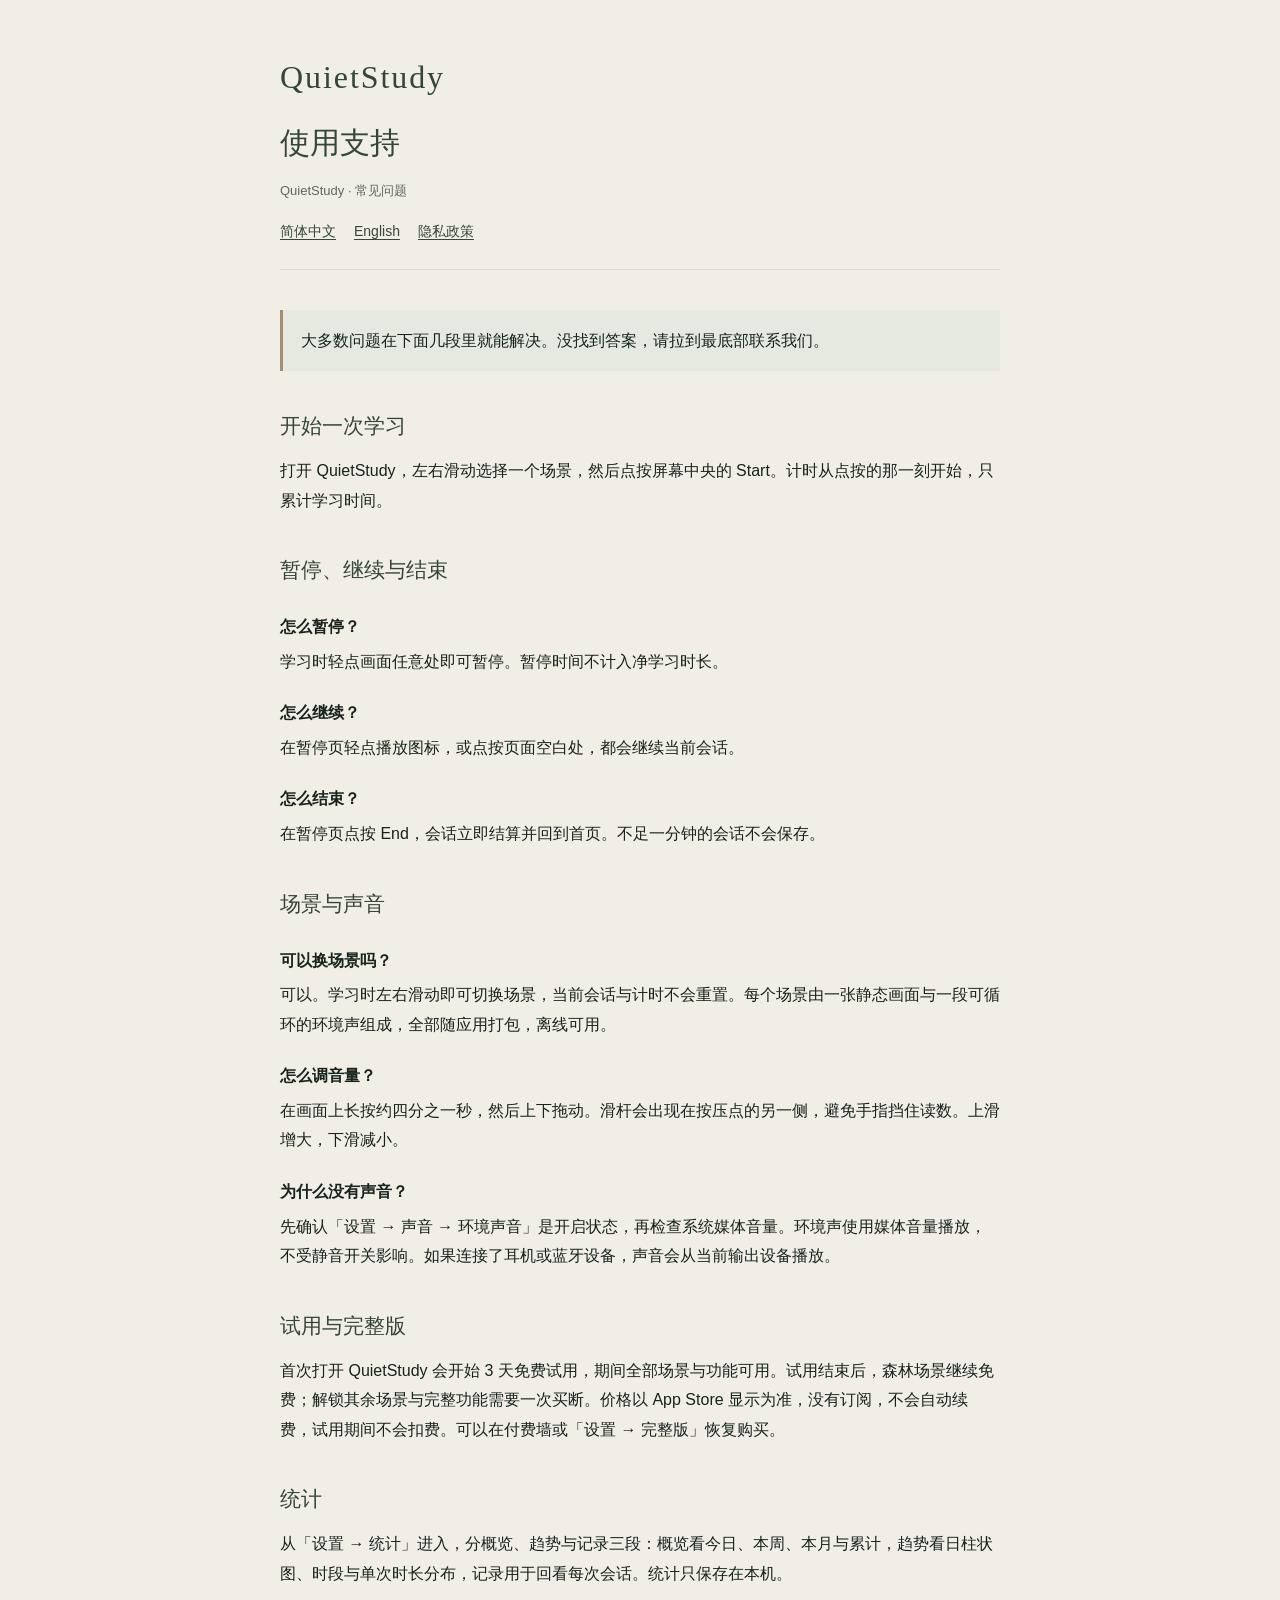
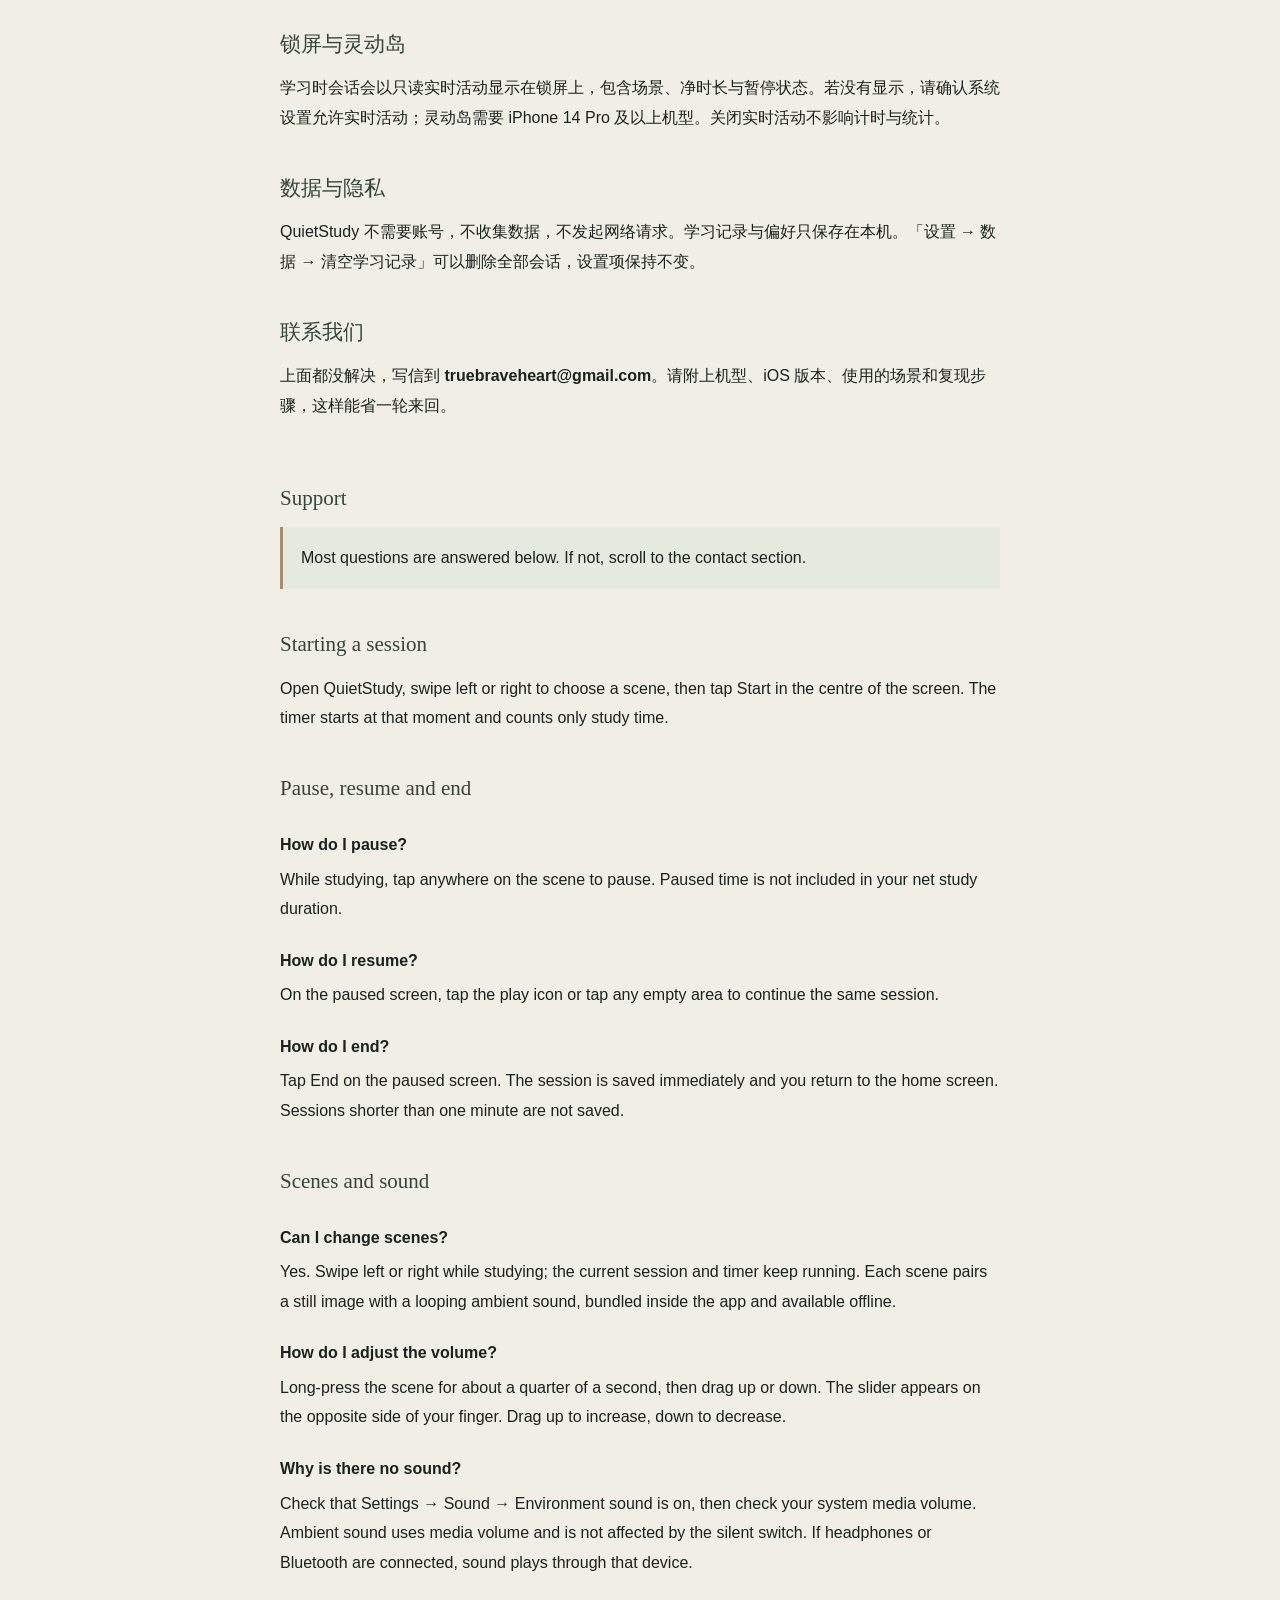
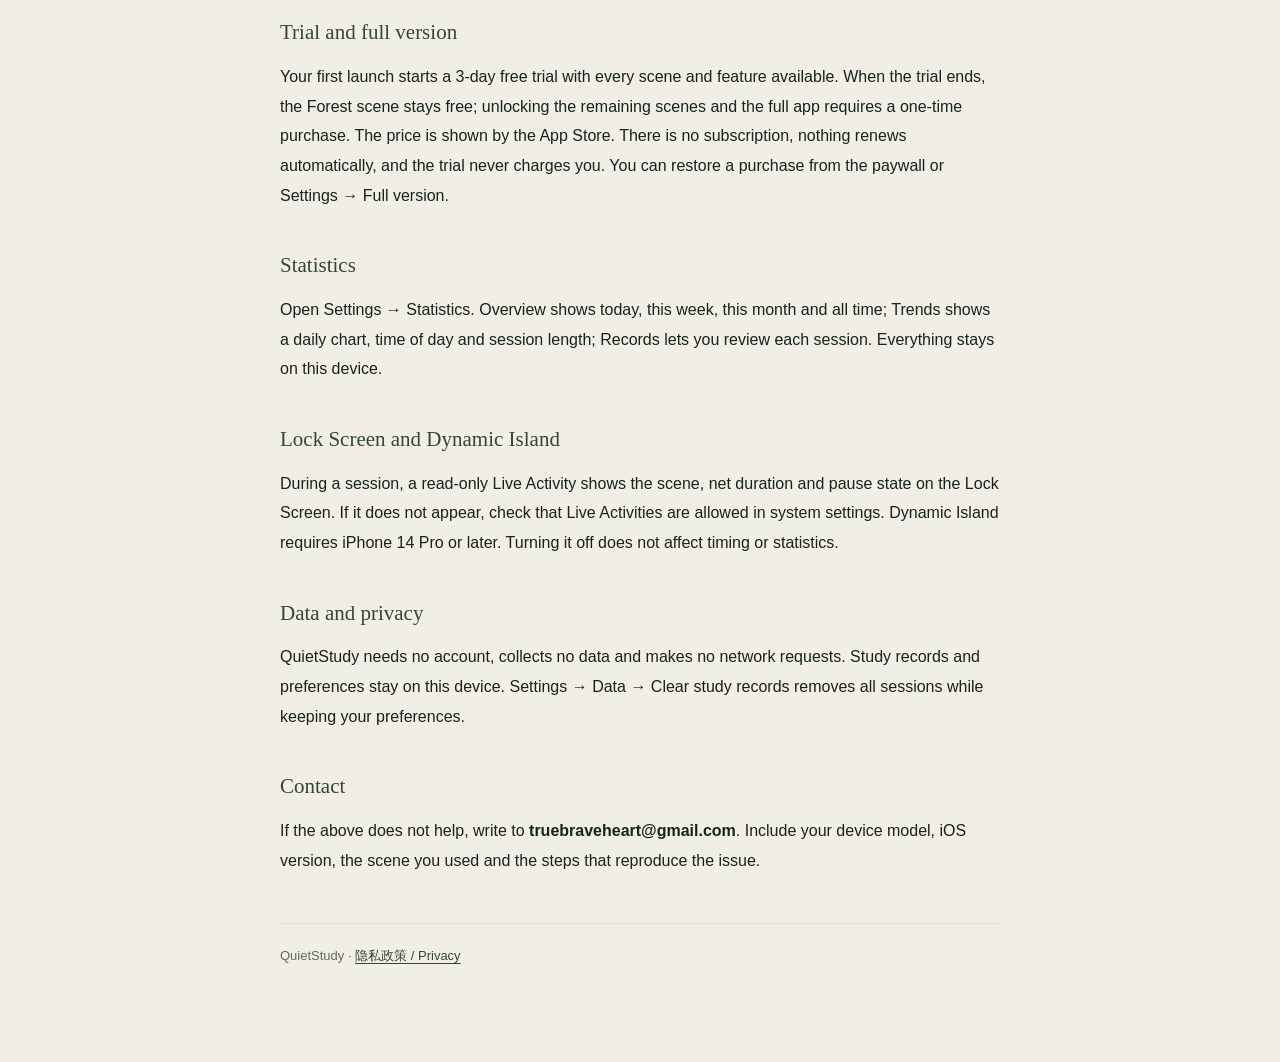
<file: quietstudy/support.html>
<!doctype html>
<html lang="zh-Hans">
<head>
  <meta charset="utf-8">
  <meta name="viewport" content="width=device-width, initial-scale=1">
  <meta name="description" content="QuietStudy 使用支持：开始、暂停、结束、切换场景、调节音量、统计与锁屏实时活动的常见问题。">
  <meta name="color-scheme" content="light dark">
  <meta name="theme-color" content="#17231d">
  <title>使用支持 · QuietStudy</title>
  <link rel="stylesheet" href="./styles.css">
</head>
<body>
  <main class="wrap">
    <header>
      <p class="brand">QuietStudy</p>
      <h1>使用支持</h1>
      <p class="meta">QuietStudy · 常见问题</p>
      <nav class="language-nav" aria-label="Language / 语言">
        <a href="#zh">简体中文</a>
        <a href="#en">English</a>
        <a href="./privacy.html">隐私政策</a>
      </nav>
    </header>

    <section id="zh" class="language-section" lang="zh-Hans">
      <p class="lead">大多数问题在下面几段里就能解决。没找到答案，请拉到最底部联系我们。</p>

      <h2>开始一次学习</h2>
      <p>打开 QuietStudy，左右滑动选择一个场景，然后点按屏幕中央的 Start。计时从点按的那一刻开始，只累计学习时间。</p>

      <h2>暂停、继续与结束</h2>
      <h3>怎么暂停？</h3>
      <p>学习时轻点画面任意处即可暂停。暂停时间不计入净学习时长。</p>
      <h3>怎么继续？</h3>
      <p>在暂停页轻点播放图标，或点按页面空白处，都会继续当前会话。</p>
      <h3>怎么结束？</h3>
      <p>在暂停页点按 End，会话立即结算并回到首页。不足一分钟的会话不会保存。</p>

      <h2>场景与声音</h2>
      <h3>可以换场景吗？</h3>
      <p>可以。学习时左右滑动即可切换场景，当前会话与计时不会重置。每个场景由一张静态画面与一段可循环的环境声组成，全部随应用打包，离线可用。</p>
      <h3>怎么调音量？</h3>
      <p>在画面上长按约四分之一秒，然后上下拖动。滑杆会出现在按压点的另一侧，避免手指挡住读数。上滑增大，下滑减小。</p>
      <h3>为什么没有声音？</h3>
      <p>先确认「设置 → 声音 → 环境声音」是开启状态，再检查系统媒体音量。环境声使用媒体音量播放，不受静音开关影响。如果连接了耳机或蓝牙设备，声音会从当前输出设备播放。</p>

      <h2>试用与完整版</h2>
      <p>首次打开 QuietStudy 会开始 3 天免费试用，期间全部场景与功能可用。试用结束后，森林场景继续免费；解锁其余场景与完整功能需要一次买断。价格以 App Store 显示为准，没有订阅，不会自动续费，试用期间不会扣费。可以在付费墙或「设置 → 完整版」恢复购买。</p>

      <h2>统计</h2>
      <p>从「设置 → 统计」进入，分概览、趋势与记录三段：概览看今日、本周、本月与累计，趋势看日柱状图、时段与单次时长分布，记录用于回看每次会话。统计只保存在本机。</p>

      <h2>锁屏与灵动岛</h2>
      <p>学习时会话会以只读实时活动显示在锁屏上，包含场景、净时长与暂停状态。若没有显示，请确认系统设置允许实时活动；灵动岛需要 iPhone 14 Pro 及以上机型。关闭实时活动不影响计时与统计。</p>

      <h2>数据与隐私</h2>
      <p>QuietStudy 不需要账号，不收集数据，不发起网络请求。学习记录与偏好只保存在本机。「设置 → 数据 → 清空学习记录」可以删除全部会话，设置项保持不变。</p>

      <h2>联系我们</h2>
      <p>上面都没解决，写信到 <strong>truebraveheart@gmail.com</strong>。请附上机型、iOS 版本、使用的场景和复现步骤，这样能省一轮来回。</p>
    </section>

    <section id="en" class="language-section" lang="en">
      <h2>Support</h2>
      <p class="lead">Most questions are answered below. If not, scroll to the contact section.</p>

      <h2>Starting a session</h2>
      <p>Open QuietStudy, swipe left or right to choose a scene, then tap Start in the centre of the screen. The timer starts at that moment and counts only study time.</p>

      <h2>Pause, resume and end</h2>
      <h3>How do I pause?</h3>
      <p>While studying, tap anywhere on the scene to pause. Paused time is not included in your net study duration.</p>
      <h3>How do I resume?</h3>
      <p>On the paused screen, tap the play icon or tap any empty area to continue the same session.</p>
      <h3>How do I end?</h3>
      <p>Tap End on the paused screen. The session is saved immediately and you return to the home screen. Sessions shorter than one minute are not saved.</p>

      <h2>Scenes and sound</h2>
      <h3>Can I change scenes?</h3>
      <p>Yes. Swipe left or right while studying; the current session and timer keep running. Each scene pairs a still image with a looping ambient sound, bundled inside the app and available offline.</p>
      <h3>How do I adjust the volume?</h3>
      <p>Long-press the scene for about a quarter of a second, then drag up or down. The slider appears on the opposite side of your finger. Drag up to increase, down to decrease.</p>
      <h3>Why is there no sound?</h3>
      <p>Check that Settings → Sound → Environment sound is on, then check your system media volume. Ambient sound uses media volume and is not affected by the silent switch. If headphones or Bluetooth are connected, sound plays through that device.</p>

      <h2>Trial and full version</h2>
      <p>Your first launch starts a 3-day free trial with every scene and feature available. When the trial ends, the Forest scene stays free; unlocking the remaining scenes and the full app requires a one-time purchase. The price is shown by the App Store. There is no subscription, nothing renews automatically, and the trial never charges you. You can restore a purchase from the paywall or Settings → Full version.</p>

      <h2>Statistics</h2>
      <p>Open Settings → Statistics. Overview shows today, this week, this month and all time; Trends shows a daily chart, time of day and session length; Records lets you review each session. Everything stays on this device.</p>

      <h2>Lock Screen and Dynamic Island</h2>
      <p>During a session, a read-only Live Activity shows the scene, net duration and pause state on the Lock Screen. If it does not appear, check that Live Activities are allowed in system settings. Dynamic Island requires iPhone 14 Pro or later. Turning it off does not affect timing or statistics.</p>

      <h2>Data and privacy</h2>
      <p>QuietStudy needs no account, collects no data and makes no network requests. Study records and preferences stay on this device. Settings → Data → Clear study records removes all sessions while keeping your preferences.</p>

      <h2>Contact</h2>
      <p>If the above does not help, write to <strong>truebraveheart@gmail.com</strong>. Include your device model, iOS version, the scene you used and the steps that reproduce the issue.</p>
    </section>

    <footer>
      <p>QuietStudy · <a href="./privacy.html">隐私政策 / Privacy</a></p>
    </footer>
  </main>
</body>
</html>
</file>
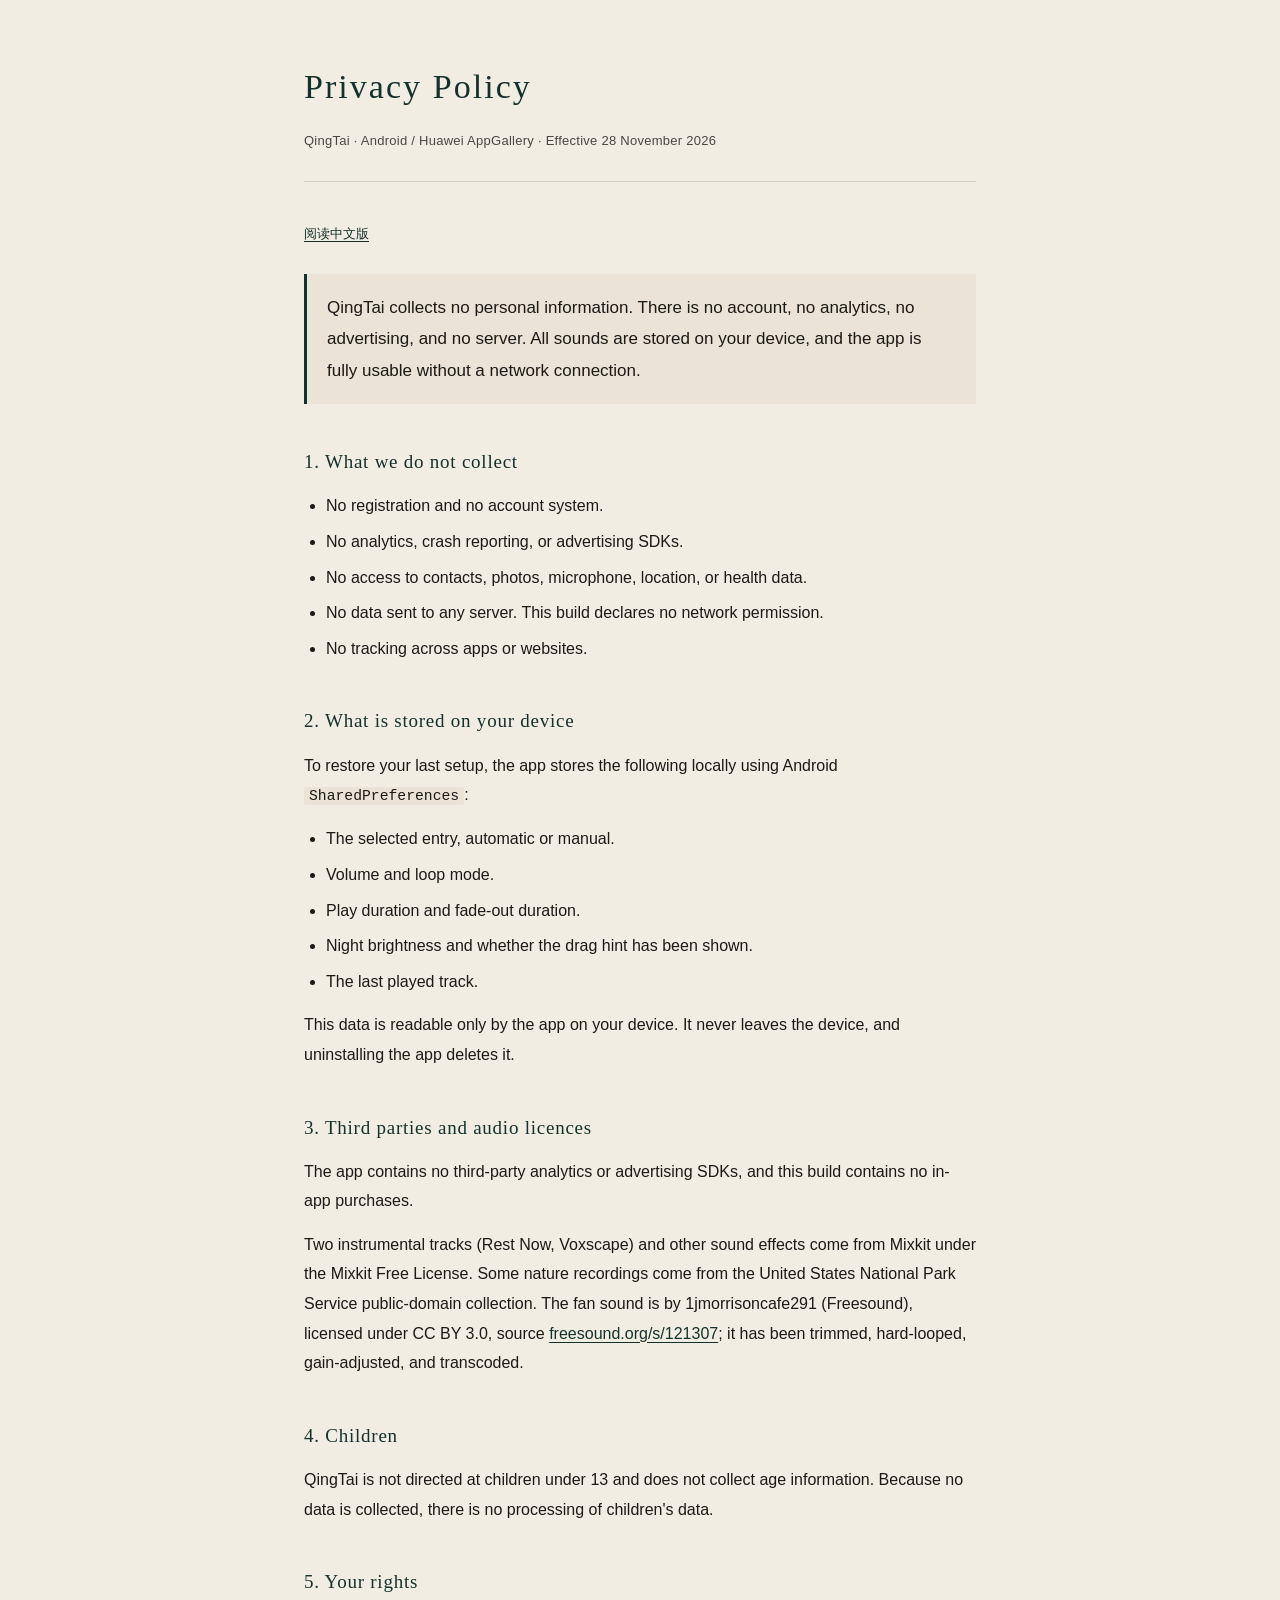
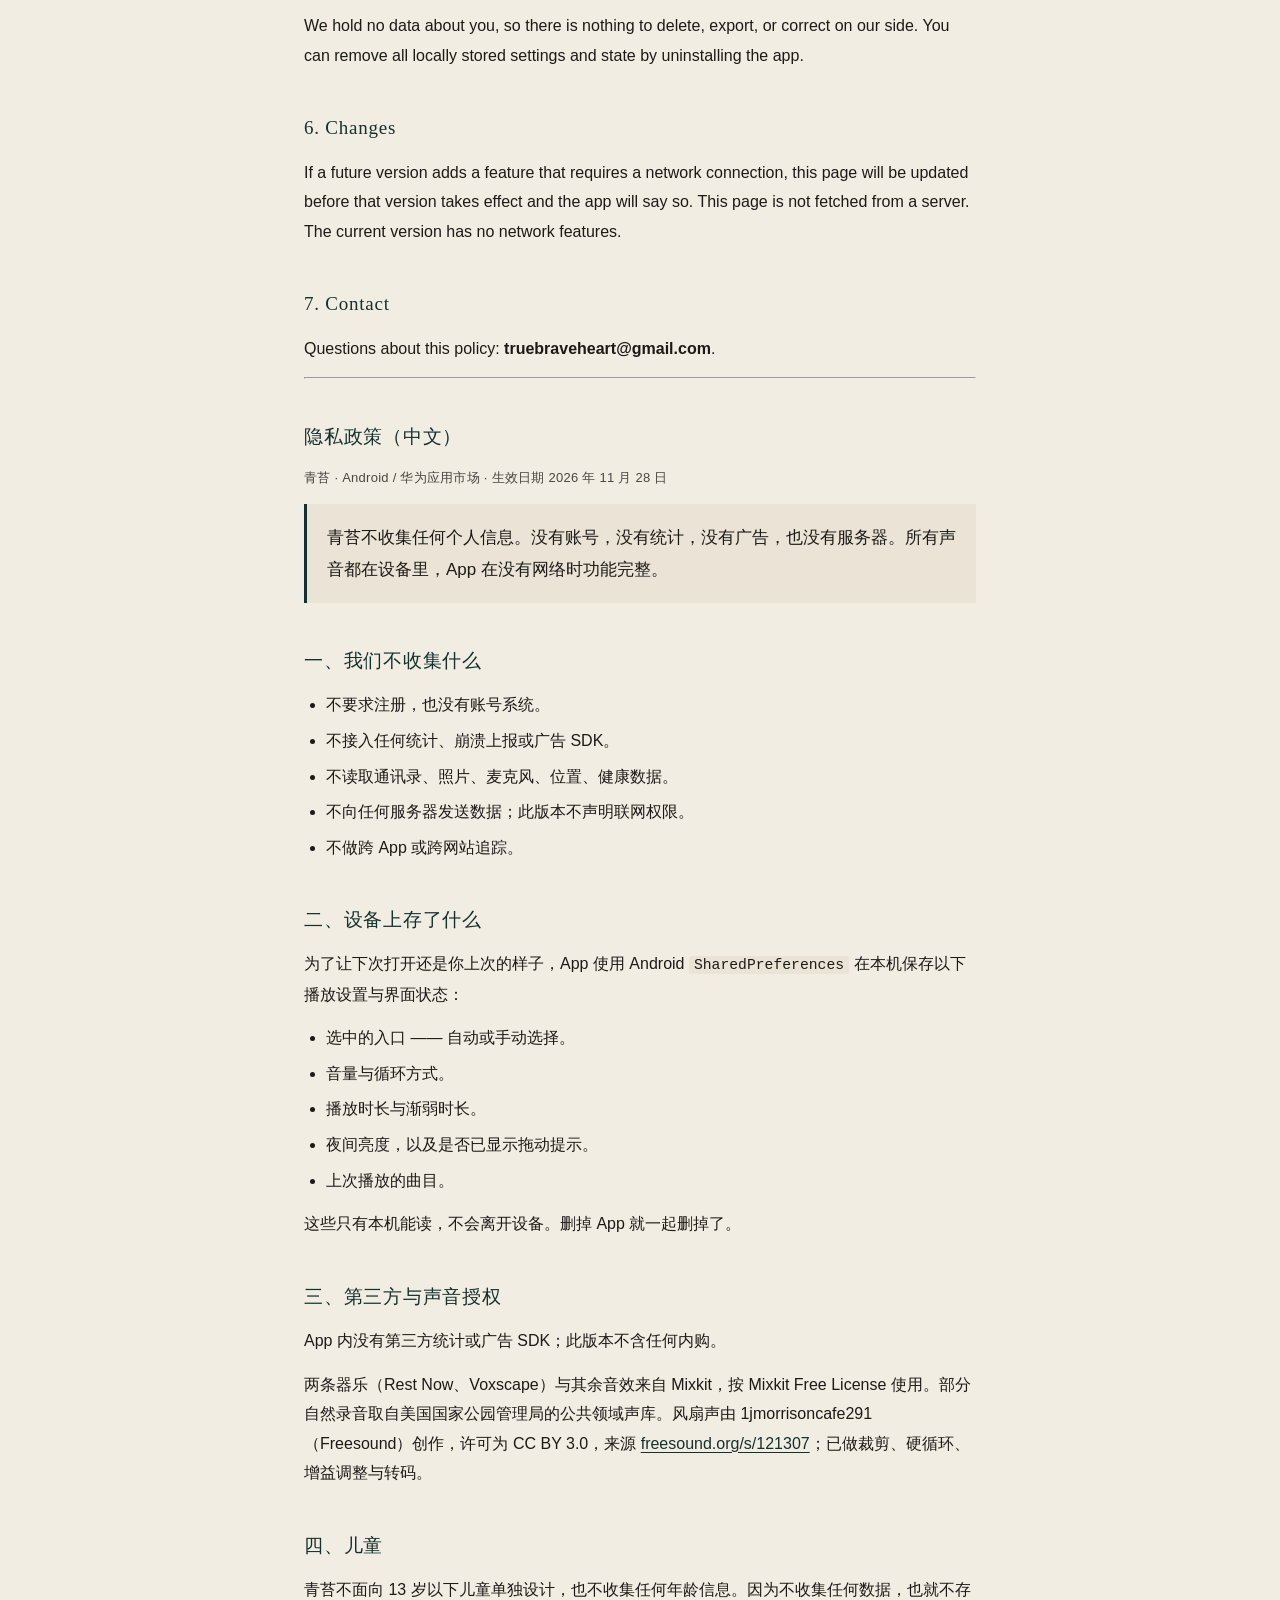
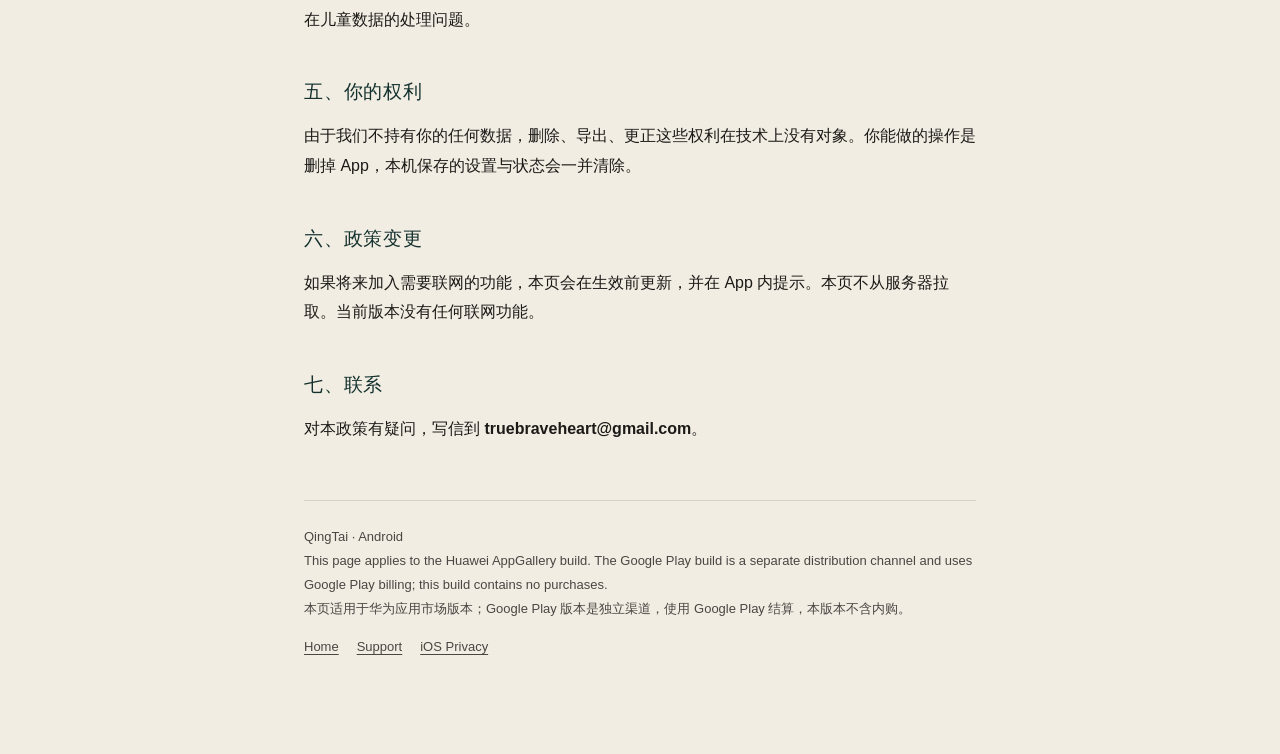
<file: qingtai/android/privacy.html>
<!DOCTYPE html>
<html lang="en">
<head>
<meta charset="utf-8">
<meta name="viewport" content="width=device-width, initial-scale=1">
<meta name="description" content="QingTai Android privacy policy: no personal data, no account, no analytics, no ads, no server.">
<meta name="color-scheme" content="light dark">
<meta name="theme-color" content="#14312E">
<title>Privacy Policy · QingTai for Android</title>
<link rel="icon" href="../favicon.png" type="image/png">
<style>
  :root{
    --paper:#F2EDE3; --ink:#1C1A17; --ink2:#4A4642;
    --rule:#D8D0C2; --moss:#14312E; --lead:#EAE3D6; --code:#EAE3D6;
  }
  @media (prefers-color-scheme: dark){
    :root{
      --paper:#10201E; --ink:#EFEAE1; --ink2:#B8B2A6;
      --rule:#2B3A37; --moss:#BFA07A; --lead:#182926; --code:#1C2B28;
    }
  }
  *{box-sizing:border-box}
  html{color-scheme:light dark}
  body{
    margin:0; background:var(--paper); color:var(--ink);
    font-family:-apple-system,"Segoe UI","Hiragino Sans GB","Microsoft YaHei",sans-serif;
    line-height:1.85; font-size:16px;
    -webkit-font-smoothing:antialiased;
  }
  .wrap{max-width:720px; margin:0 auto; padding:56px 24px 96px}
  header{border-bottom:1px solid var(--rule); padding-bottom:28px; margin-bottom:40px}
  h1{
    font-family:"Songti SC","Songti TC",serif;
    font-size:34px; font-weight:400; letter-spacing:.06em;
    margin:0 0 10px; color:var(--moss);
  }
  .meta{font-size:13px; color:var(--ink2); letter-spacing:.02em}
  h2{
    font-family:"Songti SC","Songti TC",serif;
    font-size:19px; font-weight:400; letter-spacing:.04em;
    margin:40px 0 12px; color:var(--moss);
  }
  p{margin:0 0 14px}
  .lead{
    font-size:17px; padding:18px 20px; margin:0 0 32px;
    background:var(--lead); border-left:3px solid var(--moss);
  }
  ul{margin:0 0 14px; padding-left:22px}
  li{margin-bottom:6px}
  code{
    font-family:ui-monospace,SFMono-Regular,Consolas,monospace;
    font-size:.92em; background:var(--code); padding:1px 5px; border-radius:2px;
  }
  a{color:var(--moss); text-underline-offset:3px}
  .lang{font-size:13px; margin:0 0 28px}
  footer{
    margin-top:56px; padding-top:24px; border-top:1px solid var(--rule);
    font-size:13px; color:var(--ink2);
  }
  footer nav{margin-top:14px; display:flex; flex-wrap:wrap; gap:6px 18px}
  footer a{color:var(--ink2)}
  @media (max-width:520px){
    .wrap{padding:36px 20px 72px}
    h1{font-size:27px}
    h2{font-size:17px}
    body{font-size:15px}
  }
</style>
</head>
<body>
<div class="wrap">

  <header>
    <h1>Privacy Policy</h1>
    <div class="meta">QingTai · Android / Huawei AppGallery · Effective 28 November 2026</div>
  </header>

  <p class="lang"><a href="#zh">阅读中文版</a></p>

  <p class="lead">QingTai collects no personal information. There is no account, no analytics, no advertising, and no server. All sounds are stored on your device, and the app is fully usable without a network connection.</p>

  <h2>1. What we do not collect</h2>
  <ul>
    <li>No registration and no account system.</li>
    <li>No analytics, crash reporting, or advertising SDKs.</li>
    <li>No access to contacts, photos, microphone, location, or health data.</li>
    <li>No data sent to any server. This build declares no network permission.</li>
    <li>No tracking across apps or websites.</li>
  </ul>

  <h2>2. What is stored on your device</h2>
  <p>To restore your last setup, the app stores the following locally using Android <code>SharedPreferences</code>:</p>
  <ul>
    <li>The selected entry, automatic or manual.</li>
    <li>Volume and loop mode.</li>
    <li>Play duration and fade-out duration.</li>
    <li>Night brightness and whether the drag hint has been shown.</li>
    <li>The last played track.</li>
  </ul>
  <p>This data is readable only by the app on your device. It never leaves the device, and uninstalling the app deletes it.</p>

  <h2>3. Third parties and audio licences</h2>
  <p>The app contains no third-party analytics or advertising SDKs, and this build contains no in-app purchases.</p>
  <p>Two instrumental tracks (Rest Now, Voxscape) and other sound effects come from Mixkit under the Mixkit Free License. Some nature recordings come from the United States National Park Service public-domain collection. The fan sound is by 1jmorrisoncafe291 (Freesound), licensed under CC BY 3.0, source <a href="https://freesound.org/s/121307">freesound.org/s/121307</a>; it has been trimmed, hard-looped, gain-adjusted, and transcoded.</p>

  <h2>4. Children</h2>
  <p>QingTai is not directed at children under 13 and does not collect age information. Because no data is collected, there is no processing of children's data.</p>

  <h2>5. Your rights</h2>
  <p>We hold no data about you, so there is nothing to delete, export, or correct on our side. You can remove all locally stored settings and state by uninstalling the app.</p>

  <h2>6. Changes</h2>
  <p>If a future version adds a feature that requires a network connection, this page will be updated before that version takes effect and the app will say so. This page is not fetched from a server. The current version has no network features.</p>

  <h2>7. Contact</h2>
  <p>Questions about this policy: <strong>truebraveheart@gmail.com</strong>.</p>

  <hr>

  <h2 id="zh">隐私政策（中文）</h2>
  <p class="meta">青苔 · Android / 华为应用市场 · 生效日期 2026 年 11 月 28 日</p>

  <p class="lead">青苔不收集任何个人信息。没有账号，没有统计，没有广告，也没有服务器。所有声音都在设备里，App 在没有网络时功能完整。</p>

  <h2>一、我们不收集什么</h2>
  <ul>
    <li>不要求注册，也没有账号系统。</li>
    <li>不接入任何统计、崩溃上报或广告 SDK。</li>
    <li>不读取通讯录、照片、麦克风、位置、健康数据。</li>
    <li>不向任何服务器发送数据；此版本不声明联网权限。</li>
    <li>不做跨 App 或跨网站追踪。</li>
  </ul>

  <h2>二、设备上存了什么</h2>
  <p>为了让下次打开还是你上次的样子，App 使用 Android <code>SharedPreferences</code> 在本机保存以下播放设置与界面状态：</p>
  <ul>
    <li>选中的入口 —— 自动或手动选择。</li>
    <li>音量与循环方式。</li>
    <li>播放时长与渐弱时长。</li>
    <li>夜间亮度，以及是否已显示拖动提示。</li>
    <li>上次播放的曲目。</li>
  </ul>
  <p>这些只有本机能读，不会离开设备。删掉 App 就一起删掉了。</p>

  <h2>三、第三方与声音授权</h2>
  <p>App 内没有第三方统计或广告 SDK；此版本不含任何内购。</p>
  <p>两条器乐（Rest Now、Voxscape）与其余音效来自 Mixkit，按 Mixkit Free License 使用。部分自然录音取自美国国家公园管理局的公共领域声库。风扇声由 1jmorrisoncafe291（Freesound）创作，许可为 CC BY 3.0，来源 <a href="https://freesound.org/s/121307">freesound.org/s/121307</a>；已做裁剪、硬循环、增益调整与转码。</p>

  <h2>四、儿童</h2>
  <p>青苔不面向 13 岁以下儿童单独设计，也不收集任何年龄信息。因为不收集任何数据，也就不存在儿童数据的处理问题。</p>

  <h2>五、你的权利</h2>
  <p>由于我们不持有你的任何数据，删除、导出、更正这些权利在技术上没有对象。你能做的操作是删掉 App，本机保存的设置与状态会一并清除。</p>

  <h2>六、政策变更</h2>
  <p>如果将来加入需要联网的功能，本页会在生效前更新，并在 App 内提示。本页不从服务器拉取。当前版本没有任何联网功能。</p>

  <h2>七、联系</h2>
  <p>对本政策有疑问，写信到 <strong>truebraveheart@gmail.com</strong>。</p>

  <footer>
    QingTai · Android<br>
    This page applies to the Huawei AppGallery build. The Google Play build is a separate distribution channel and uses Google Play billing; this build contains no purchases.<br>
    本页适用于华为应用市场版本；Google Play 版本是独立渠道，使用 Google Play 结算，本版本不含内购。
    <nav>
      <a href="https://keepallsimple.github.io/pubsites/qingtai/">Home</a>
      <a href="https://keepallsimple.github.io/pubsites/qingtai/support.html">Support</a>
      <a href="https://keepallsimple.github.io/pubsites/qingtai/privacy.html">iOS Privacy</a>
    </nav>
  </footer>

</div>
</body>
</html>
</file>
<file: pusamon/styles.css>
:root {
  color-scheme: light dark;
  --paper: #f3f0e9;
  --ink: #252b27;
  --muted: #656d66;
  --rule: #d7d9d1;
  --moss: #526e5d;
  --lead: #e8eee6;
  --card: #fffefa;
}

@media (prefers-color-scheme: dark) {
  :root {
    --paper: #171d19;
    --ink: #e9eee8;
    --muted: #b1b9b1;
    --rule: #343e37;
    --moss: #b2c5ad;
    --lead: #202a23;
    --card: #202722;
  }
}

* {
  box-sizing: border-box;
}

body {
  margin: 0;
  background: var(--paper);
  color: var(--ink);
  font-family: -apple-system, BlinkMacSystemFont, "Segoe UI", "Hiragino Sans GB",
    "Microsoft YaHei", sans-serif;
  font-size: 16px;
  line-height: 1.85;
  -webkit-font-smoothing: antialiased;
}

a {
  color: var(--moss);
  text-underline-offset: 3px;
}

.wrap {
  width: min(100% - 40px, 720px);
  margin: 0 auto;
  padding: 48px 0 80px;
}

header {
  margin-bottom: 32px;
  padding-bottom: 24px;
  border-bottom: 1px solid var(--rule);
}

.brand,
h1,
h2,
.card strong {
  color: var(--moss);
  font-family: "Songti SC", "Songti TC", Georgia, serif;
  font-weight: 400;
}

.brand {
  margin: 0 0 8px;
  font-size: 34px;
  letter-spacing: 0.06em;
}

h1 {
  margin: 0 0 8px;
  font-size: 30px;
}

h2 {
  margin: 36px 0 10px;
  font-size: 21px;
}

h3 {
  margin: 22px 0 5px;
  font-size: 16px;
  font-weight: 600;
}

p {
  margin: 0 0 14px;
}

.meta,
.muted,
footer {
  color: var(--muted);
}

.meta {
  font-size: 13px;
}

.lead {
  margin: 0 0 28px;
  padding: 16px 18px;
  border-left: 3px solid var(--moss);
  background: var(--lead);
}

.language-nav,
.site-nav {
  display: flex;
  flex-wrap: wrap;
  gap: 8px 18px;
}

.language-nav {
  margin-top: 16px;
  font-size: 14px;
}

.cards {
  display: grid;
  gap: 12px;
  margin-top: 22px;
}

.card {
  display: block;
  padding: 18px 20px;
  border: 1px solid var(--rule);
  border-radius: 6px;
  background: var(--card);
  color: var(--ink);
  text-decoration: none;
}

.card:hover,
.card:focus-visible {
  border-color: var(--moss);
}

.card strong {
  display: block;
  margin-bottom: 2px;
  font-size: 19px;
}

.card span {
  color: var(--muted);
  font-size: 14px;
}

.language-section {
  padding-top: 8px;
  scroll-margin-top: 16px;
}

.contact-note {
  margin-top: 24px;
  padding: 18px 20px;
  border: 1px solid var(--rule);
  background: var(--card);
}

footer {
  margin-top: 48px;
  padding-top: 20px;
  border-top: 1px solid var(--rule);
  font-size: 13px;
}

.site-nav {
  margin-top: 12px;
}

.site-nav a {
  color: var(--muted);
}

@media (max-width: 520px) {
  .wrap {
    padding-top: 32px;
  }

  .brand {
    font-size: 29px;
  }

  h1 {
    font-size: 26px;
  }
}
</file>
<file: quietstudy/styles.css>
:root {
  color-scheme: light dark;
  --paper: #f1eee5;
  --card: #fbf9f4;
  --ink: #17231d;
  --muted: #5d6a60;
  --rule: #d9ddd2;
  --moss: #344638;
  --earth: #a58d70;
  --lead: #e5e9df;
}

@media (prefers-color-scheme: dark) {
  :root {
    --paper: #17231d;
    --card: #1f2c24;
    --ink: #f1eee5;
    --muted: #c8cec1;
    --rule: #34463a;
    --moss: #a8b79a;
    --earth: #c6ae90;
    --lead: #24332a;
  }
}

* { box-sizing: border-box; }

body {
  margin: 0;
  background: var(--paper);
  color: var(--ink);
  font-family: -apple-system, BlinkMacSystemFont, "Segoe UI", "Hiragino Sans GB",
    "Microsoft YaHei", sans-serif;
  font-size: 16px;
  line-height: 1.85;
  -webkit-font-smoothing: antialiased;
}

a { color: var(--moss); text-underline-offset: 3px; }

.wrap {
  width: min(100% - 40px, 720px);
  margin: 0 auto;
  padding: 48px 0 80px;
}

header {
  margin-bottom: 32px;
  padding-bottom: 24px;
  border-bottom: 1px solid var(--rule);
}

.brand,
h1,
h2,
.card strong {
  color: var(--moss);
  font-family: "Songti SC", "Songti TC", Georgia, serif;
  font-weight: 400;
}

.brand { margin: 0 0 8px; font-size: 32px; letter-spacing: 0.06em; }

h1 { margin: 0 0 8px; font-size: 30px; }

h2 { margin: 36px 0 10px; font-size: 21px; }

h3 { margin: 22px 0 5px; font-size: 16px; font-weight: 600; }

p { margin: 0 0 14px; }

.meta, .muted, footer { color: var(--muted); }

.meta { font-size: 13px; }

.lead {
  margin: 0 0 28px;
  padding: 16px 18px;
  border-left: 3px solid var(--earth);
  background: var(--lead);
}

.language-nav, .site-nav {
  display: flex;
  flex-wrap: wrap;
  gap: 8px 18px;
}

.language-nav { margin-top: 16px; font-size: 14px; }

.language-section { padding-top: 8px; scroll-margin-top: 16px; }

.cards { display: grid; gap: 12px; margin-top: 22px; }

.gallery {
  display: grid;
  grid-template-columns: repeat(2, 1fr);
  gap: 16px;
  margin-top: 22px;
}

.gallery figure { margin: 0; }

.gallery img {
  width: 100%;
  border: 1px solid var(--rule);
  border-radius: 20px;
}

.gallery figcaption {
  color: var(--muted);
  font-size: 13px;
  margin-top: 8px;
}

.card {
  display: block;
  padding: 18px 20px;
  border: 1px solid var(--rule);
  border-radius: 6px;
  background: var(--card);
  color: var(--ink);
  text-decoration: none;
}

.card:hover, .card:focus-visible { border-color: var(--earth); }

.card strong {
  display: block;
  margin-bottom: 2px;
  font-size: 19px;
}

.card span { color: var(--muted); font-size: 14px; }

footer {
  margin-top: 48px;
  padding-top: 20px;
  border-top: 1px solid var(--rule);
  font-size: 13px;
}

.site-nav { margin-top: 12px; }

.site-nav a { color: var(--muted); }

@media (max-width: 520px) {
  .wrap { padding-top: 32px; }
  .brand { font-size: 28px; }
  h1 { font-size: 26px; }
  .gallery { grid-template-columns: 1fr; }
}
</file>
<file: mosolis/styles.css>
:root {
  color-scheme: light dark;
  --paper: #f3f0e9;
  --ink: #252b27;
  --muted: #656d66;
  --rule: #d7d9d1;
  --moss: #526e5d;
  --lead: #e8eee6;
  --card: #fffefa;
}

@media (prefers-color-scheme: dark) {
  :root {
    --paper: #171d19;
    --ink: #e9eee8;
    --muted: #b1b9b1;
    --rule: #343e37;
    --moss: #b2c5ad;
    --lead: #202a23;
    --card: #202722;
  }
}

* {
  box-sizing: border-box;
}

body {
  margin: 0;
  background: var(--paper);
  color: var(--ink);
  font-family: -apple-system, BlinkMacSystemFont, "Segoe UI", "Hiragino Sans GB",
    "Microsoft YaHei", sans-serif;
  font-size: 16px;
  line-height: 1.85;
  -webkit-font-smoothing: antialiased;
}

a {
  color: var(--moss);
  text-underline-offset: 3px;
}

.wrap {
  width: min(100% - 40px, 720px);
  margin: 0 auto;
  padding: 48px 0 80px;
}

header {
  margin-bottom: 32px;
  padding-bottom: 24px;
  border-bottom: 1px solid var(--rule);
}

.brand,
h1,
h2,
.card strong {
  color: var(--moss);
  font-family: "Songti SC", "Songti TC", Georgia, serif;
  font-weight: 400;
}

.brand {
  margin: 0 0 8px;
  font-size: 34px;
  letter-spacing: 0.06em;
}

h1 {
  margin: 0 0 8px;
  font-size: 30px;
}

h2 {
  margin: 36px 0 10px;
  font-size: 21px;
}

h3 {
  margin: 22px 0 5px;
  font-size: 16px;
  font-weight: 600;
}

p {
  margin: 0 0 14px;
}

.meta,
.muted,
footer {
  color: var(--muted);
}

.meta {
  font-size: 13px;
}

.lead {
  margin: 0 0 28px;
  padding: 16px 18px;
  border-left: 3px solid var(--moss);
  background: var(--lead);
}

.language-nav,
.site-nav {
  display: flex;
  flex-wrap: wrap;
  gap: 8px 18px;
}

.language-nav {
  margin-top: 16px;
  font-size: 14px;
}

.cards {
  display: grid;
  gap: 12px;
  margin-top: 22px;
}

.card {
  display: block;
  padding: 18px 20px;
  border: 1px solid var(--rule);
  border-radius: 6px;
  background: var(--card);
  color: var(--ink);
  text-decoration: none;
}

.card:hover,
.card:focus-visible {
  border-color: var(--moss);
}

.card strong {
  display: block;
  margin-bottom: 2px;
  font-size: 19px;
}

.card span {
  color: var(--muted);
  font-size: 14px;
}

.language-section {
  padding-top: 8px;
  scroll-margin-top: 16px;
}

.contact-note {
  margin-top: 24px;
  padding: 18px 20px;
  border: 1px solid var(--rule);
  background: var(--card);
}

footer {
  margin-top: 48px;
  padding-top: 20px;
  border-top: 1px solid var(--rule);
  font-size: 13px;
}

.site-nav {
  margin-top: 12px;
}

.site-nav a {
  color: var(--muted);
}

@media (max-width: 520px) {
  .wrap {
    padding-top: 32px;
  }

  .brand {
    font-size: 29px;
  }

  h1 {
    font-size: 26px;
  }
}
</file>
